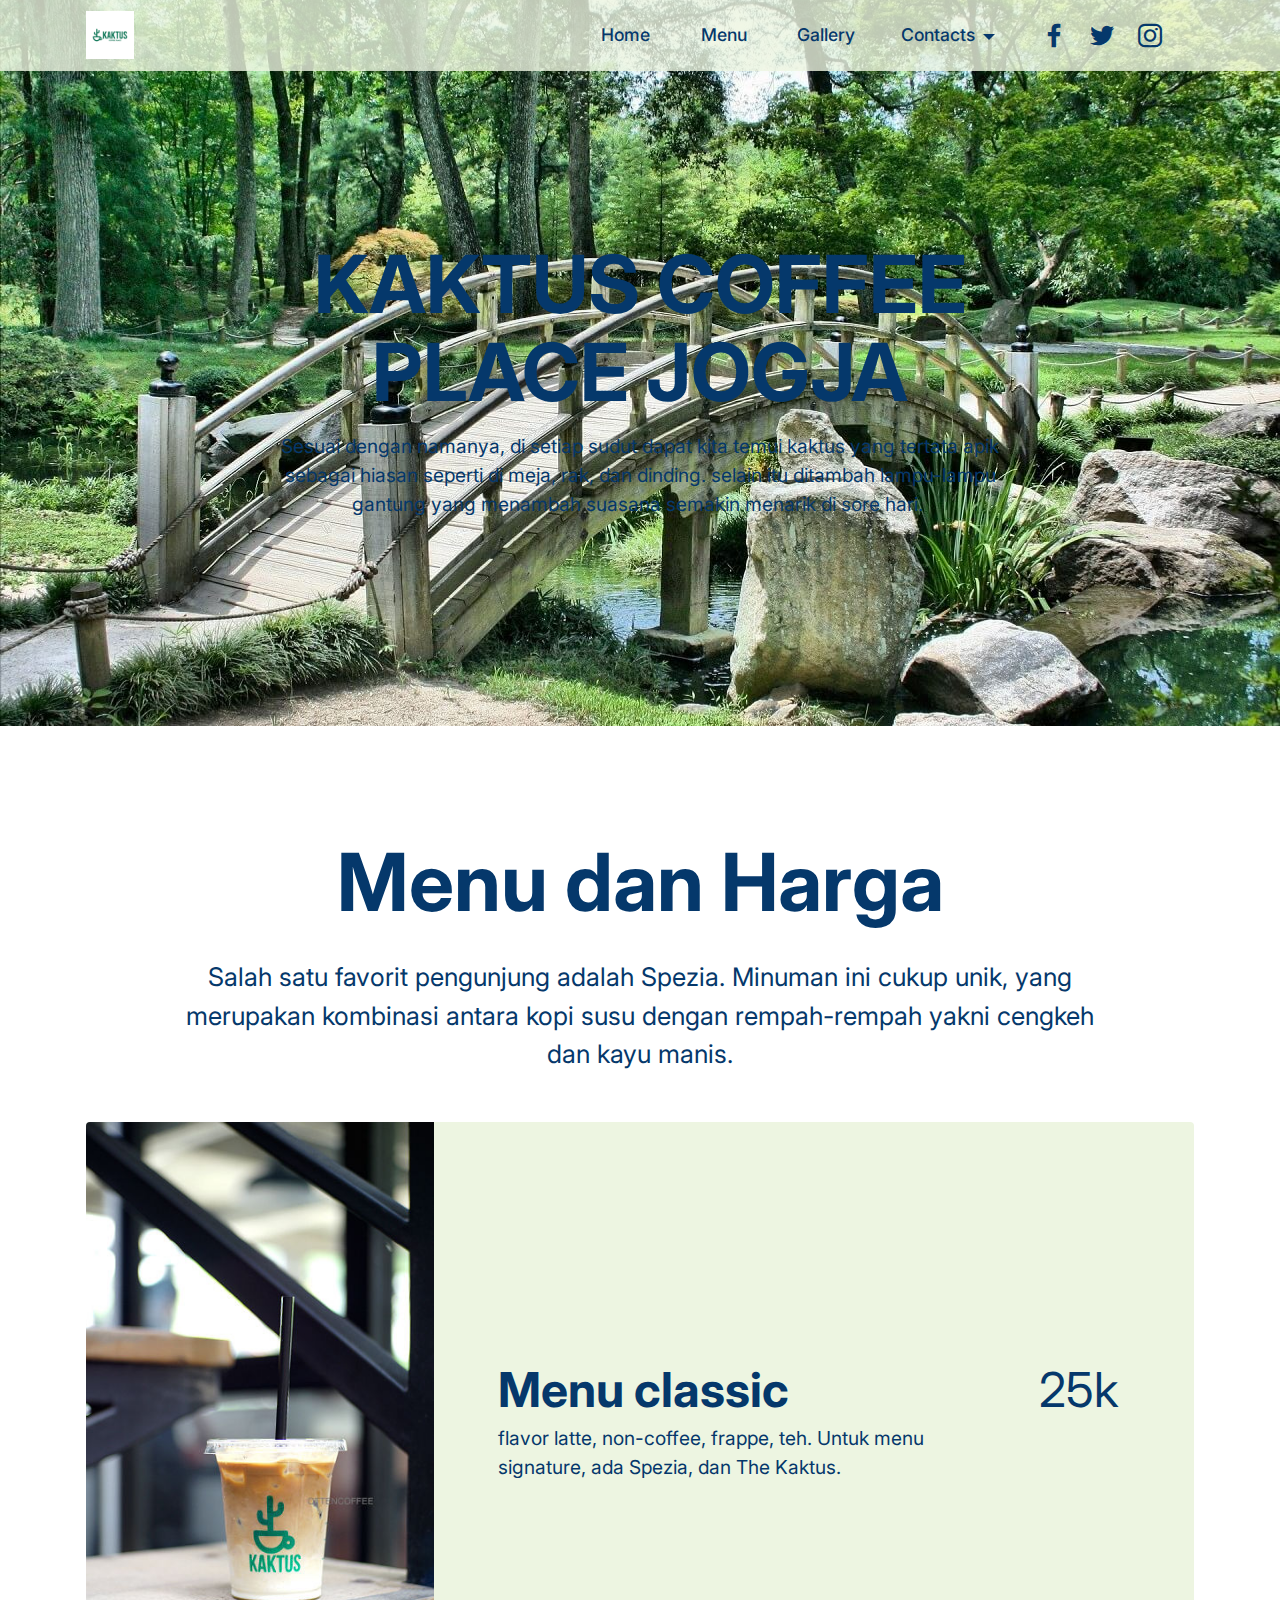
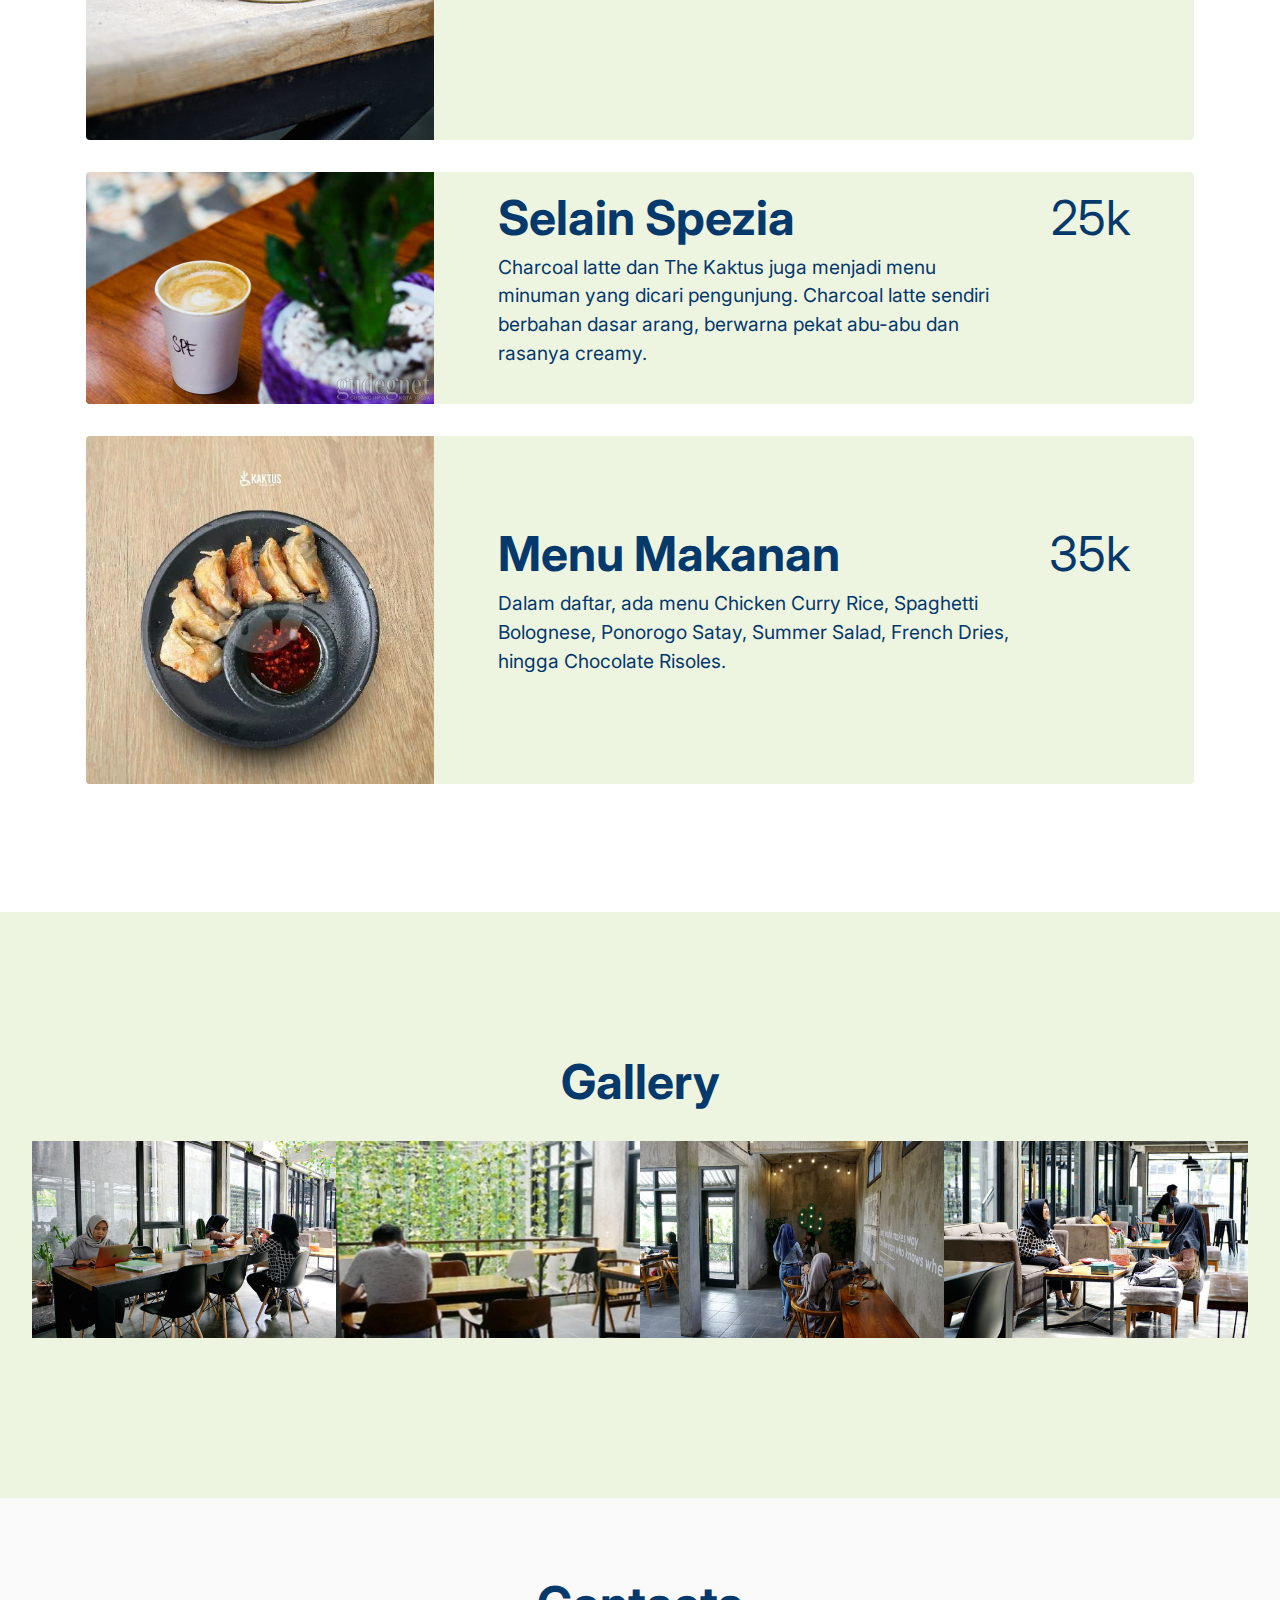
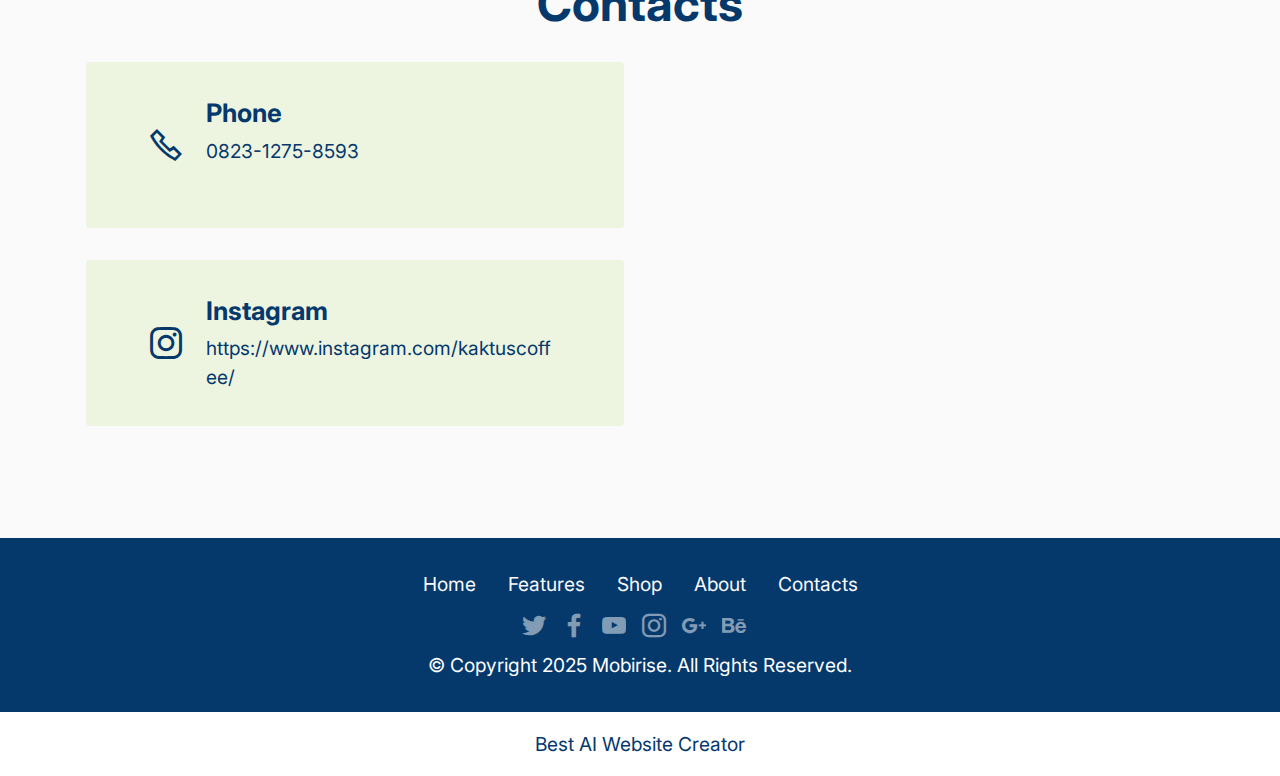
<file: index.html>
<!DOCTYPE html>
<html  >
<head>
  <!-- Site made with Mobirise Website Builder v5.6.13, https://mobirise.com -->
  <meta charset="UTF-8">
  <meta http-equiv="X-UA-Compatible" content="IE=edge">
  <meta name="generator" content="Mobirise v5.6.13, mobirise.com">
  <meta name="twitter:card" content="summary_large_image"/>
  <meta name="twitter:image:src" content="">
  <meta property="og:image" content="">
  <meta name="twitter:title" content="Home">
  <meta name="viewport" content="width=device-width, initial-scale=1, minimum-scale=1">
  <link rel="shortcut icon" href="assets/images/download-53x53.png" type="image/x-icon">
  <meta name="description" content="">
  
  
  <title>Home</title>
  <link rel="stylesheet" href="assets/web/assets/mobirise-icons2/mobirise2.css">
  <link rel="stylesheet" href="assets/bootstrap/css/bootstrap.min.css">
  <link rel="stylesheet" href="assets/bootstrap/css/bootstrap-grid.min.css">
  <link rel="stylesheet" href="assets/bootstrap/css/bootstrap-reboot.min.css">
  <link rel="stylesheet" href="assets/dropdown/css/style.css">
  <link rel="stylesheet" href="assets/socicon/css/styles.css">
  <link rel="stylesheet" href="assets/theme/css/style.css">
  <link rel="preload" href="https://fonts.googleapis.com/css?family=Inter:100,200,300,400,500,600,700,800,900&display=swap" as="style" onload="this.onload=null;this.rel='stylesheet'">
  <noscript><link rel="stylesheet" href="https://fonts.googleapis.com/css?family=Inter:100,200,300,400,500,600,700,800,900&display=swap"></noscript>
  <link rel="preload" as="style" href="assets/mobirise/css/mbr-additional.css"><link rel="stylesheet" href="assets/mobirise/css/mbr-additional.css" type="text/css">
  
  
  
  
</head>
<body>
  
  <section data-bs-version="5.1" class="menu menu3 cid-sFAA5oUu2Y" once="menu" id="menu3-1">
    
    <nav class="navbar navbar-dropdown navbar-expand-lg">
        <div class="container">
            <div class="navbar-brand">
                <span class="navbar-logo">
                    <a href="https://mobiri.se">
                        <img src="assets/images/download-53x53.png" alt="Mobirise Website Builder" style="height: 3rem;">
                    </a>
                </span>
                <span class="navbar-caption-wrap"><a class="navbar-caption text-primary display-5" href="https://mobiri.se"></a></span>
            </div>
            <button class="navbar-toggler" type="button" data-toggle="collapse" data-bs-toggle="collapse" data-target="#navbarSupportedContent" data-bs-target="#navbarSupportedContent" aria-controls="navbarNavAltMarkup" aria-expanded="false" aria-label="Toggle navigation">
                <div class="hamburger">
                    <span></span>
                    <span></span>
                    <span></span>
                    <span></span>
                </div>
            </button>
            <div class="collapse navbar-collapse" id="navbarSupportedContent">
                <ul class="navbar-nav nav-dropdown nav-right" data-app-modern-menu="true"><li class="nav-item"><a class="nav-link link text-primary display-4" href="index.html#top" target="_blank">Home&nbsp;</a></li><li class="nav-item"><a class="nav-link link text-primary display-4" href="index.html#features9-4" aria-expanded="false">Menu&nbsp;</a></li>
                    <li class="nav-item"><a class="nav-link link text-primary display-4" href="page1.html#gallery6-f" target="_blank">Gallery</a></li>
                    <li class="nav-item dropdown"><a class="nav-link link text-primary dropdown-toggle display-4" href="index.html#features16-9" data-toggle="dropdown-submenu" data-bs-toggle="dropdown" data-bs-auto-close="outside" aria-expanded="false">Contacts</a><div class="dropdown-menu" aria-labelledby="dropdown-521"><a class="text-primary dropdown-item display-4" href="index.html#contacts3-c">Lokasi</a></div></li></ul>
                <div class="icons-menu">
                    <a class="iconfont-wrapper" href="https://mobiri.se" target="_blank">
                        <span class="p-2 mbr-iconfont socicon-facebook socicon"></span>
                    </a>
                    <a class="iconfont-wrapper" href="https://mobiri.se" target="_blank">
                        <span class="p-2 mbr-iconfont socicon-twitter socicon"></span>
                    </a>
                    <a class="iconfont-wrapper" href="https://mobiri.se" target="_blank">
                        <span class="p-2 mbr-iconfont socicon-instagram socicon"></span>
                    </a>
                    
                </div>
                
            </div>
        </div>
    </nav>
</section>

<section data-bs-version="5.1" class="header1 cid-sFCAOqBTxa" id="header1-i">

    

    

    <div class="container">
        <div class="row justify-content-center">
            <div class="col-12 col-lg-8">
                <h1 class="mbr-section-title mbr-fonts-style mb-3 display-1"><strong>KAKTUS COFFEE PLACE JOGJA</strong></h1>
                
                <p class="mbr-text mbr-fonts-style display-7">Sesuai dengan namanya, di setiap sudut dapat kita temui kaktus yang tertata apik sebagai hiasan seperti di meja, rak, dan dinding. selain itu ditambah lampu-lampu gantung yang menambah suasana semakin menarik di sore hari.&nbsp;<br></p>
                
            </div>
        </div>
    </div>
</section>

<section data-bs-version="5.1" class="content4 cid-sFADQQfNeA" id="content4-6">
    
    
    <div class="container">
        <div class="row justify-content-center">
            <div class="title col-md-12 col-lg-10">
                <h3 class="mbr-section-title mbr-fonts-style align-center mb-4 display-1"><strong>Menu dan Harga</strong></h3>
                <h4 class="mbr-section-subtitle align-center mbr-fonts-style mb-4 display-5">Salah satu favorit pengunjung adalah Spezia. Minuman ini cukup unik, yang merupakan kombinasi antara kopi susu dengan rempah-rempah yakni cengkeh dan kayu manis.</h4>
                
            </div>
        </div>
    </div>
</section>

<section data-bs-version="5.1" class="features8 cid-sFADMOwrhN" xmlns="http://www.w3.org/1999/html" id="features9-4">
    
    

    

    <div class="container">
        <div class="card">
            <div class="card-wrapper">
                <div class="row align-items-center">
                    <div class="col-12 col-md-4">
                        <div class="image-wrapper">
                            <img src="assets/images/dsc02526-394x700.jpg" alt="Mobirise Website Builder">
                        </div>
                    </div>
                    <div class="col-12 col-md">
                        <div class="card-box">
                            <div class="row">
                                <div class="col-md">
                                    <h6 class="card-title mbr-fonts-style display-2"><strong>Menu classic</strong></h6>
                                    <p class="mbr-text mbr-fonts-style display-7">flavor latte, non-coffee, frappe, teh. Untuk menu signature, ada Spezia, dan The Kaktus.<br></p>
                                </div>
                                <div class="col-md-auto">
                                    <p class="price mbr-fonts-style display-2">25k&nbsp;<br></p>
                                    
                                </div>
                                <div></div>
                            </div>
                        </div>
                    </div>
                </div>
            </div>
        </div>
        <div class="card">
            <div class="card-wrapper">
                <div class="row align-items-center">
                    <div class="col-12 col-md-4">
                        <div class="image-wrapper">
                            <img src="assets/images/20181121083239-696x464.jpg" alt="Mobirise Website Builder">
                        </div>
                    </div>
                    <div class="col-12 col-md">
                        <div class="card-box">
                            <div class="row">
                                <div class="col-md">
                                    <h6 class="card-title mbr-fonts-style display-2"><strong>Selain Spezia</strong></h6>
                                    <p class="mbr-text mbr-fonts-style display-7">Charcoal latte dan The Kaktus juga menjadi menu minuman yang dicari pengunjung. Charcoal latte sendiri berbahan dasar arang, berwarna pekat abu-abu dan rasanya creamy.</p>
                                </div>
                                <div class="col-md-auto">
                                    <p class="price mbr-fonts-style display-2">25k</p>
                                    
                                </div>
                                <div></div>
                            </div>
                        </div>
                    </div>
                </div>
            </div>
        </div>
        <div class="card">
            <div class="card-wrapper">
                <div class="row align-items-center">
                    <div class="col-12 col-md-4">
                        <div class="image-wrapper">
                            <img src="assets/images/b976d186-c4f0-4d9b-bf94-2be8b99f95a7-go-biz-20231218.webp" alt="Mobirise Website Builder">
                        </div>
                    </div>
                    <div class="col-12 col-md">
                        <div class="card-box">
                            <div class="row">
                                <div class="col-md">
                                    <h6 class="card-title mbr-fonts-style display-2"><strong>Menu Makanan</strong></h6>
                                    <p class="mbr-text mbr-fonts-style display-7">Dalam daftar, ada menu Chicken Curry Rice, Spaghetti Bolognese, Ponorogo Satay, Summer Salad, French Dries, hingga Chocolate Risoles.<br></p>
                                </div>
                                <div class="col-md-auto">
                                    <p class="price mbr-fonts-style display-2">35k</p>
                                    
                                </div>
                                <div></div>
                            </div>
                        </div>
                    </div>
                </div>
            </div>
        </div>
    </div>
</section>

<section data-bs-version="5.1" class="gallery6 mbr-gallery cid-sFAQAQGsOD" id="gallery6-f">
    

    

    <div class="container-fluid">
        <div class="mbr-section-head">
            <h3 class="mbr-section-title mbr-fonts-style align-center m-0 display-2"><strong>Gallery</strong></h3>
            
        </div>
        <div class="row mbr-gallery mt-4">
            <div class="col-12 col-md-6 col-lg-3 item gallery-image">
                <div class="item-wrapper" data-toggle="modal" data-bs-toggle="modal" data-target="#uf040H4esc-modal" data-bs-target="#uf040H4esc-modal">
                    <img class="w-100" src="assets/images/dsc02567-609x343.jpg" alt="Mobirise Website Builder" data-slide-to="0" data-bs-slide-to="0" data-target="#lb-uf040H4esc" data-bs-target="#lb-uf040H4esc">
                    <div class="icon-wrapper">
                        <span class="mobi-mbri mobi-mbri-search mbr-iconfont mbr-iconfont-btn"></span>
                    </div>
                </div>
                
            </div>
            <div class="col-12 col-md-6 col-lg-3 item gallery-image">
                <div class="item-wrapper" data-toggle="modal" data-bs-toggle="modal" data-target="#uf040H4esc-modal" data-bs-target="#uf040H4esc-modal">
                    <img class="w-100" src="assets/images/dsc02560-1-609x395.jpeg" alt="Mobirise Website Builder" data-slide-to="1" data-bs-slide-to="1" data-target="#lb-uf040H4esc" data-bs-target="#lb-uf040H4esc">
                    <div class="icon-wrapper">
                        <span class="mobi-mbri mobi-mbri-search mbr-iconfont mbr-iconfont-btn"></span>
                    </div>
                </div>
                
            </div>
            <div class="col-12 col-md-6 col-lg-3 item gallery-image">
                <div class="item-wrapper" data-toggle="modal" data-bs-toggle="modal" data-target="#uf040H4esc-modal" data-bs-target="#uf040H4esc-modal">
                    <img class="w-100" src="assets/images/dsc02558-609x343.jpg" alt="Mobirise Website Builder" data-slide-to="2" data-bs-slide-to="2" data-target="#lb-uf040H4esc" data-bs-target="#lb-uf040H4esc">
                    <div class="icon-wrapper">
                        <span class="mobi-mbri mobi-mbri-search mbr-iconfont mbr-iconfont-btn"></span>
                    </div>
                </div>
                
            </div>
            <div class="col-12 col-md-6 col-lg-3 item gallery-image">
                <div class="item-wrapper" data-toggle="modal" data-bs-toggle="modal" data-target="#uf040H4esc-modal" data-bs-target="#uf040H4esc-modal">
                    <img class="w-100" src="assets/images/dsc02528-609x343.jpg" alt="Mobirise Website Builder" data-slide-to="3" data-bs-slide-to="3" data-target="#lb-uf040H4esc" data-bs-target="#lb-uf040H4esc">
                    <div class="icon-wrapper">
                        <span class="mobi-mbri mobi-mbri-search mbr-iconfont mbr-iconfont-btn"></span>
                    </div>
                </div>
                
            </div>
        </div>

        <div class="modal mbr-slider" tabindex="-1" role="dialog" aria-hidden="true" id="uf040H4esc-modal">
            <div class="modal-dialog" role="document">
                <div class="modal-content">
                    <div class="modal-body">
                        <div class="carousel slide" id="lb-uf040H4esc" data-interval="5000" data-bs-interval="5000">
                            <div class="carousel-inner">
                                <div class="carousel-item active">
                                    <img class="d-block w-100" src="assets/images/dsc02567-609x343.jpg" alt="Mobirise Website Builder">
                                </div>
                                <div class="carousel-item">
                                    <img class="d-block w-100" src="assets/images/dsc02560-1-609x395.jpeg" alt="Mobirise Website Builder">
                                </div>
                                <div class="carousel-item">
                                    <img class="d-block w-100" src="assets/images/dsc02558-609x343.jpg" alt="Mobirise Website Builder">
                                </div>
                                <div class="carousel-item">
                                    <img class="d-block w-100" src="assets/images/dsc02528-609x343.jpg" alt="Mobirise Website Builder">
                                </div>
                            </div>
                            <ol class="carousel-indicators">
                                <li data-slide-to="0" data-bs-slide-to="0" class="active" data-target="#lb-uf040H4esc" data-bs-target="#lb-uf040H4esc"></li>
                                <li data-slide-to="1" data-bs-slide-to="1" data-target="#lb-uf040H4esc" data-bs-target="#lb-uf040H4esc"></li>
                                <li data-slide-to="2" data-bs-slide-to="2" data-target="#lb-uf040H4esc" data-bs-target="#lb-uf040H4esc"></li>
                                <li data-slide-to="3" data-bs-slide-to="3" data-target="#lb-uf040H4esc" data-bs-target="#lb-uf040H4esc"></li>
                            </ol>
                            <a role="button" href="" class="close" data-dismiss="modal" data-bs-dismiss="modal" aria-label="Close">
                            </a>
                            <a class="carousel-control-prev carousel-control" role="button" data-slide="prev" data-bs-slide="prev" href="#lb-uf040H4esc">
                                <span class="mobi-mbri mobi-mbri-arrow-prev" aria-hidden="true"></span>
                                <span class="sr-only visually-hidden">Previous</span>
                            </a>
                            <a class="carousel-control-next carousel-control" role="button" data-slide="next" data-bs-slide="next" href="#lb-uf040H4esc">
                                <span class="mobi-mbri mobi-mbri-arrow-next" aria-hidden="true"></span>
                                <span class="sr-only visually-hidden">Next</span>
                            </a>
                        </div>
                    </div>
                </div>
            </div>
        </div>
    </div>
</section>

<section data-bs-version="5.1" class="contacts3 map1 cid-sFAOgbarYq" id="contacts3-c">

    
    
    <div class="container">
        <div class="mbr-section-head">
            <h3 class="mbr-section-title mbr-fonts-style align-center mb-0 display-2">
                <strong>Contacts</strong>
            </h3>
            
        </div>
        <div class="row justify-content-center mt-4">
            <div class="card col-12 col-md-6">
                <div class="card-wrapper">
                    <div class="image-wrapper">
                        <span class="mbr-iconfont mobi-mbri-phone mobi-mbri" style="color: rgb(5, 56, 107); fill: rgb(5, 56, 107);"></span>
                    </div>
                    <div class="text-wrapper">
                        <h6 class="card-title mbr-fonts-style mb-1 display-5">
                            <strong>Phone</strong>
                        </h6>
                        <p class="mbr-text mbr-fonts-style display-7">
                            0823-1275-8593
                        </p>
                    </div>
                </div>
                <div class="card-wrapper">
                    <div class="image-wrapper">
                        <span class="mbr-iconfont socicon-instagram socicon" style="color: rgb(5, 56, 107); fill: rgb(5, 56, 107);"></span>
                    </div>
                    <div class="text-wrapper">
                        <h6 class="card-title mbr-fonts-style mb-1 display-5"><strong>Instagram</strong></h6>
                        <p class="mbr-text mbr-fonts-style display-7">
                            <a href="mailto:info@site.com" class="text-primary">https://www.instagram.com/kaktuscoffee/</a>
                        </p>
                    </div>
                </div>
            </div>
            <div class="map-wrapper col-12 col-md-6">
                <div class="google-map"><iframe frameborder="0" style="border:0" src="https://www.google.com/maps/embed/v1/place?key=AIzaSyAtXm0x23nRCgazjDV2Kl3GTHRP411ougQ&amp;q=https://www.instagram.com/kaktuscoffee/" allowfullscreen=""></iframe></div>
            </div>
        </div>
    </div>
</section>

<section data-bs-version="5.1" class="footer3 cid-sFAOjz8nX7" once="footers" id="footer3-d">

    

    

    <div class="container">
        <div class="media-container-row align-center mbr-white">
            <div class="row row-links">
                <ul class="foot-menu">
                    
                    
                    
                    
                    
                <li class="foot-menu-item mbr-fonts-style display-7"><a href="#top" class="text-white">Home</a></li><li class="foot-menu-item mbr-fonts-style display-7"><a href="index.html#content4-5" class="text-white">Features</a></li><li class="foot-menu-item mbr-fonts-style display-7"><a href="index.html#content4-6" class="text-white">Shop</a></li><li class="foot-menu-item mbr-fonts-style display-7"><a href="index.html#features16-9" class="text-white">About</a></li><li class="foot-menu-item mbr-fonts-style display-7"><a href="index.html#contacts3-c" class="text-white">Contacts</a></li></ul>
            </div>
            <div class="row social-row">
                <div class="social-list align-right pb-2">
                    
                    
                    
                    
                    
                    
                <div class="soc-item">
                        <a href="https://twitter.com/mobirise" target="_blank">
                            <span class="socicon-twitter socicon mbr-iconfont mbr-iconfont-social"></span>
                        </a>
                    </div><div class="soc-item">
                        <a href="https://www.facebook.com/pages/Mobirise/1616226671953247" target="_blank">
                            <span class="socicon-facebook socicon mbr-iconfont mbr-iconfont-social"></span>
                        </a>
                    </div><div class="soc-item">
                        <a href="https://www.youtube.com/c/mobirise" target="_blank">
                            <span class="socicon-youtube socicon mbr-iconfont mbr-iconfont-social"></span>
                        </a>
                    </div><div class="soc-item">
                        <a href="https://instagram.com/mobirise" target="_blank">
                            <span class="socicon-instagram socicon mbr-iconfont mbr-iconfont-social"></span>
                        </a>
                    </div><div class="soc-item">
                        <a href="https://plus.google.com/u/0/+Mobirise" target="_blank">
                            <span class="socicon-googleplus socicon mbr-iconfont mbr-iconfont-social"></span>
                        </a>
                    </div><div class="soc-item">
                        <a href="https://www.behance.net/Mobirise" target="_blank">
                            <span class="socicon-behance socicon mbr-iconfont mbr-iconfont-social"></span>
                        </a>
                    </div></div>
            </div>
            <div class="row row-copirayt">
                <p class="mbr-text mb-0 mbr-fonts-style mbr-white align-center display-7">
                    © Copyright 2025 Mobirise. All Rights Reserved.
                </p>
            </div>
        </div>
    </div>
</section><section class="display-7" style="padding: 0;align-items: center;justify-content: center;flex-wrap: wrap;    align-content: center;display: flex;position: relative;height: 4rem;"><a href="https://mobiri.se/3195528" style="flex: 1 1;height: 4rem;position: absolute;width: 100%;z-index: 1;"><img alt="" style="height: 4rem;" src="[data-uri]"></a><p style="margin: 0;text-align: center;" class="display-7">&#8204;</p><a style="z-index:1" href="https://mobirise.com/builder/ai-website-creator.html">Best AI Website Creator</a></section><script src="assets/bootstrap/js/bootstrap.bundle.min.js"></script>  <script src="assets/smoothscroll/smooth-scroll.js"></script>  <script src="assets/ytplayer/index.js"></script>  <script src="assets/dropdown/js/navbar-dropdown.js"></script>  <script src="assets/theme/js/script.js"></script>  
  
  
</body>
</html>
</file>
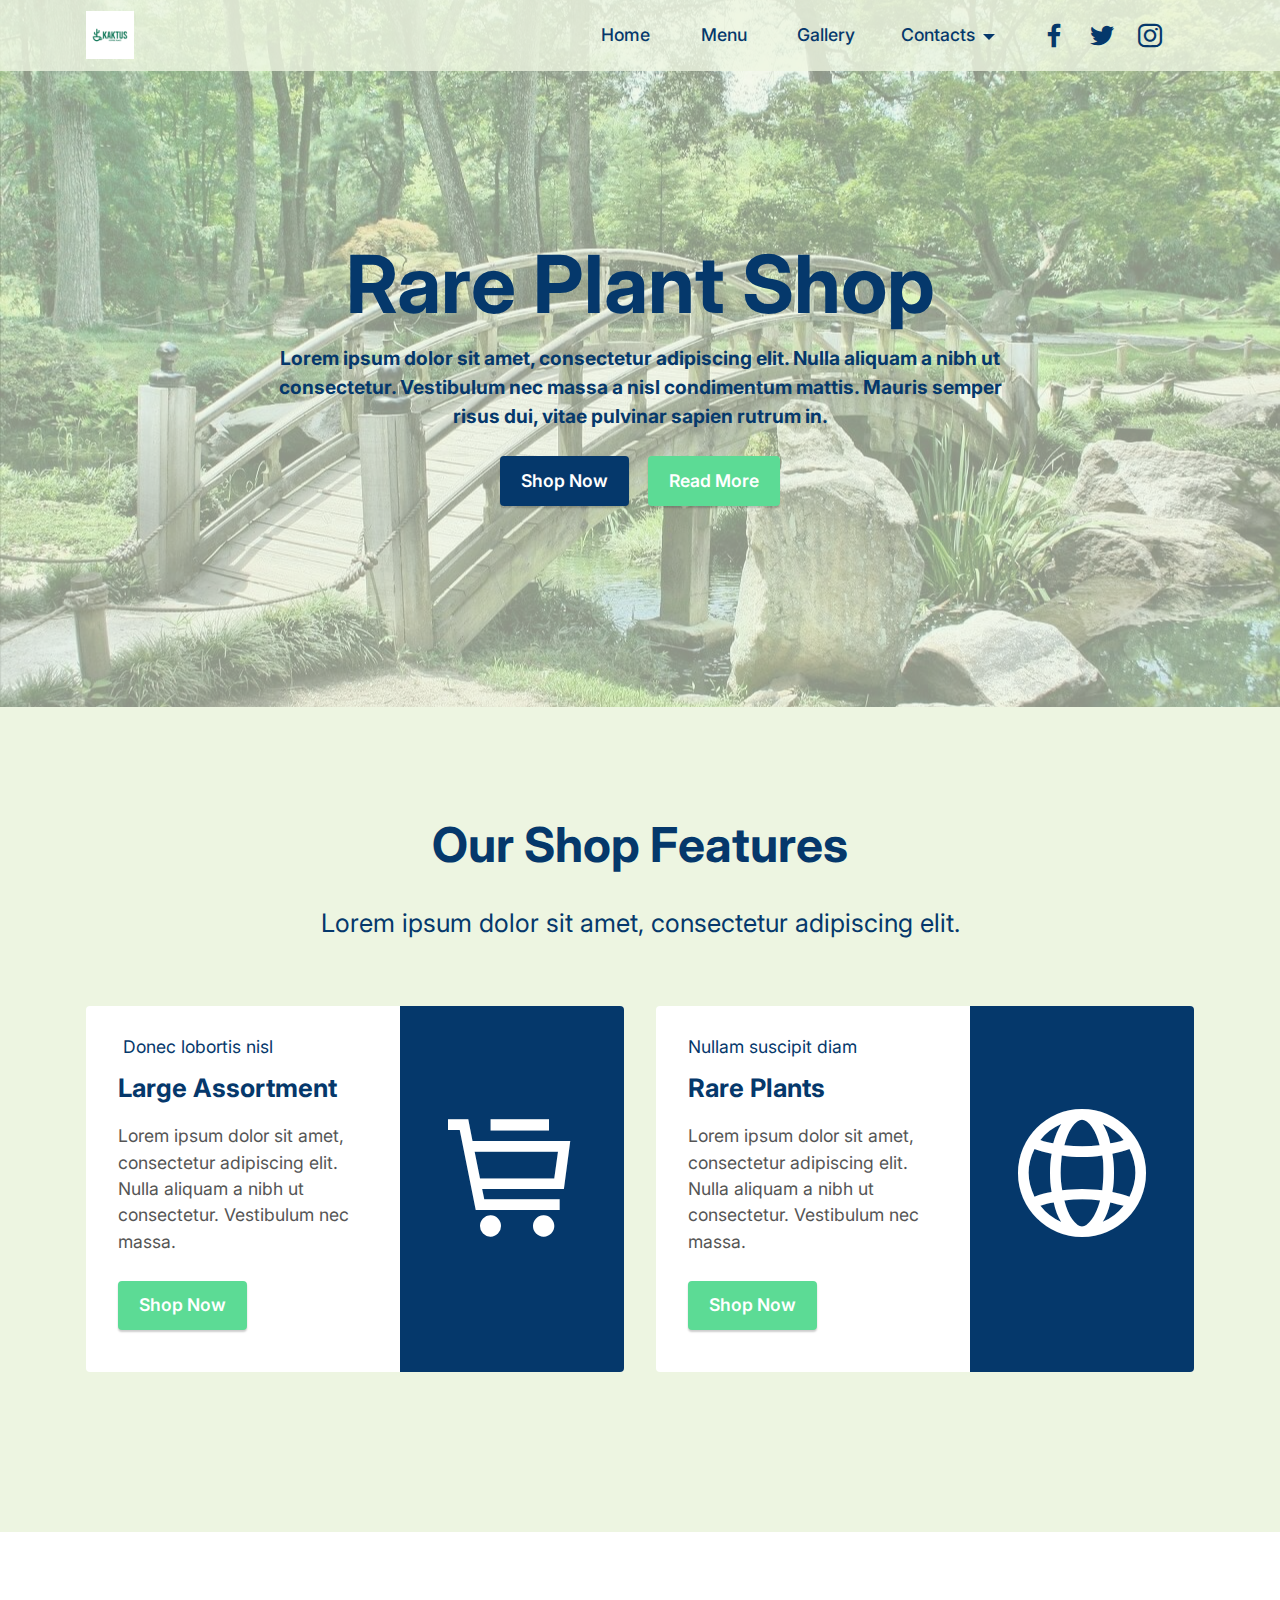
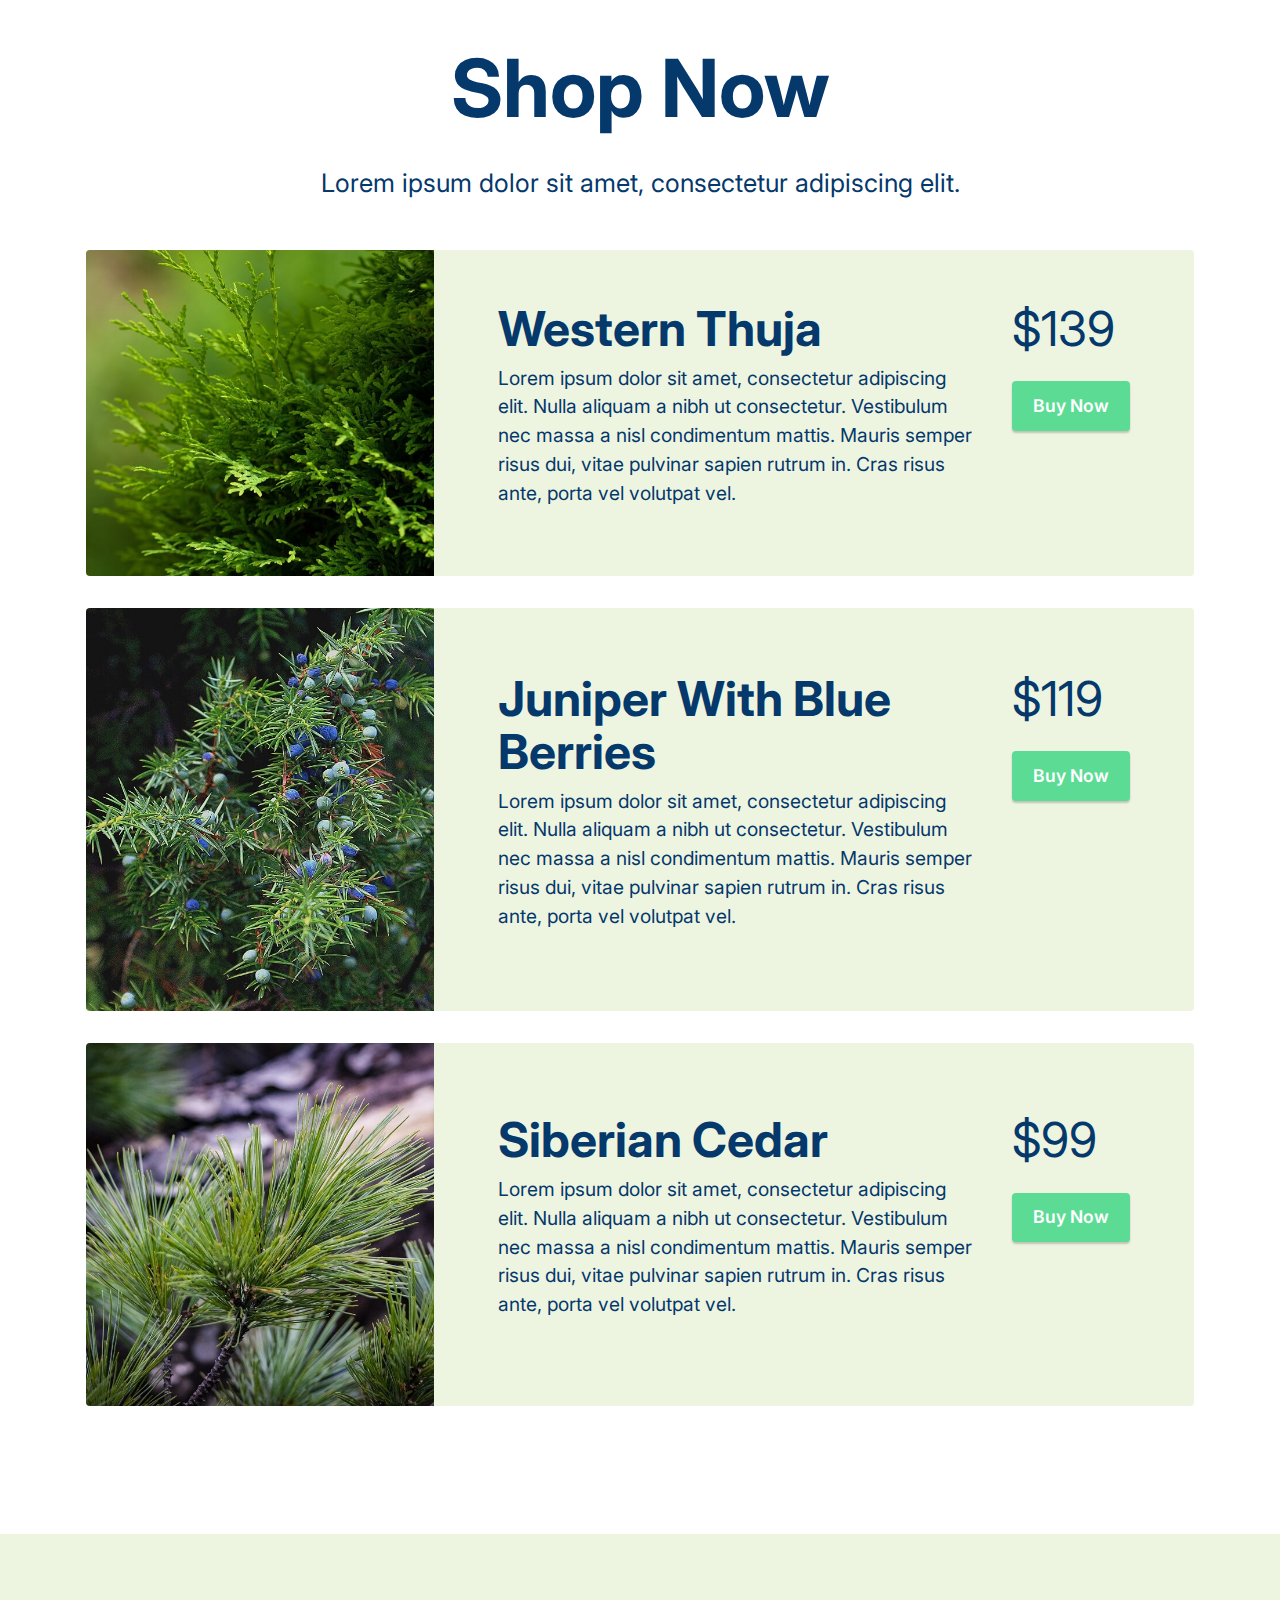
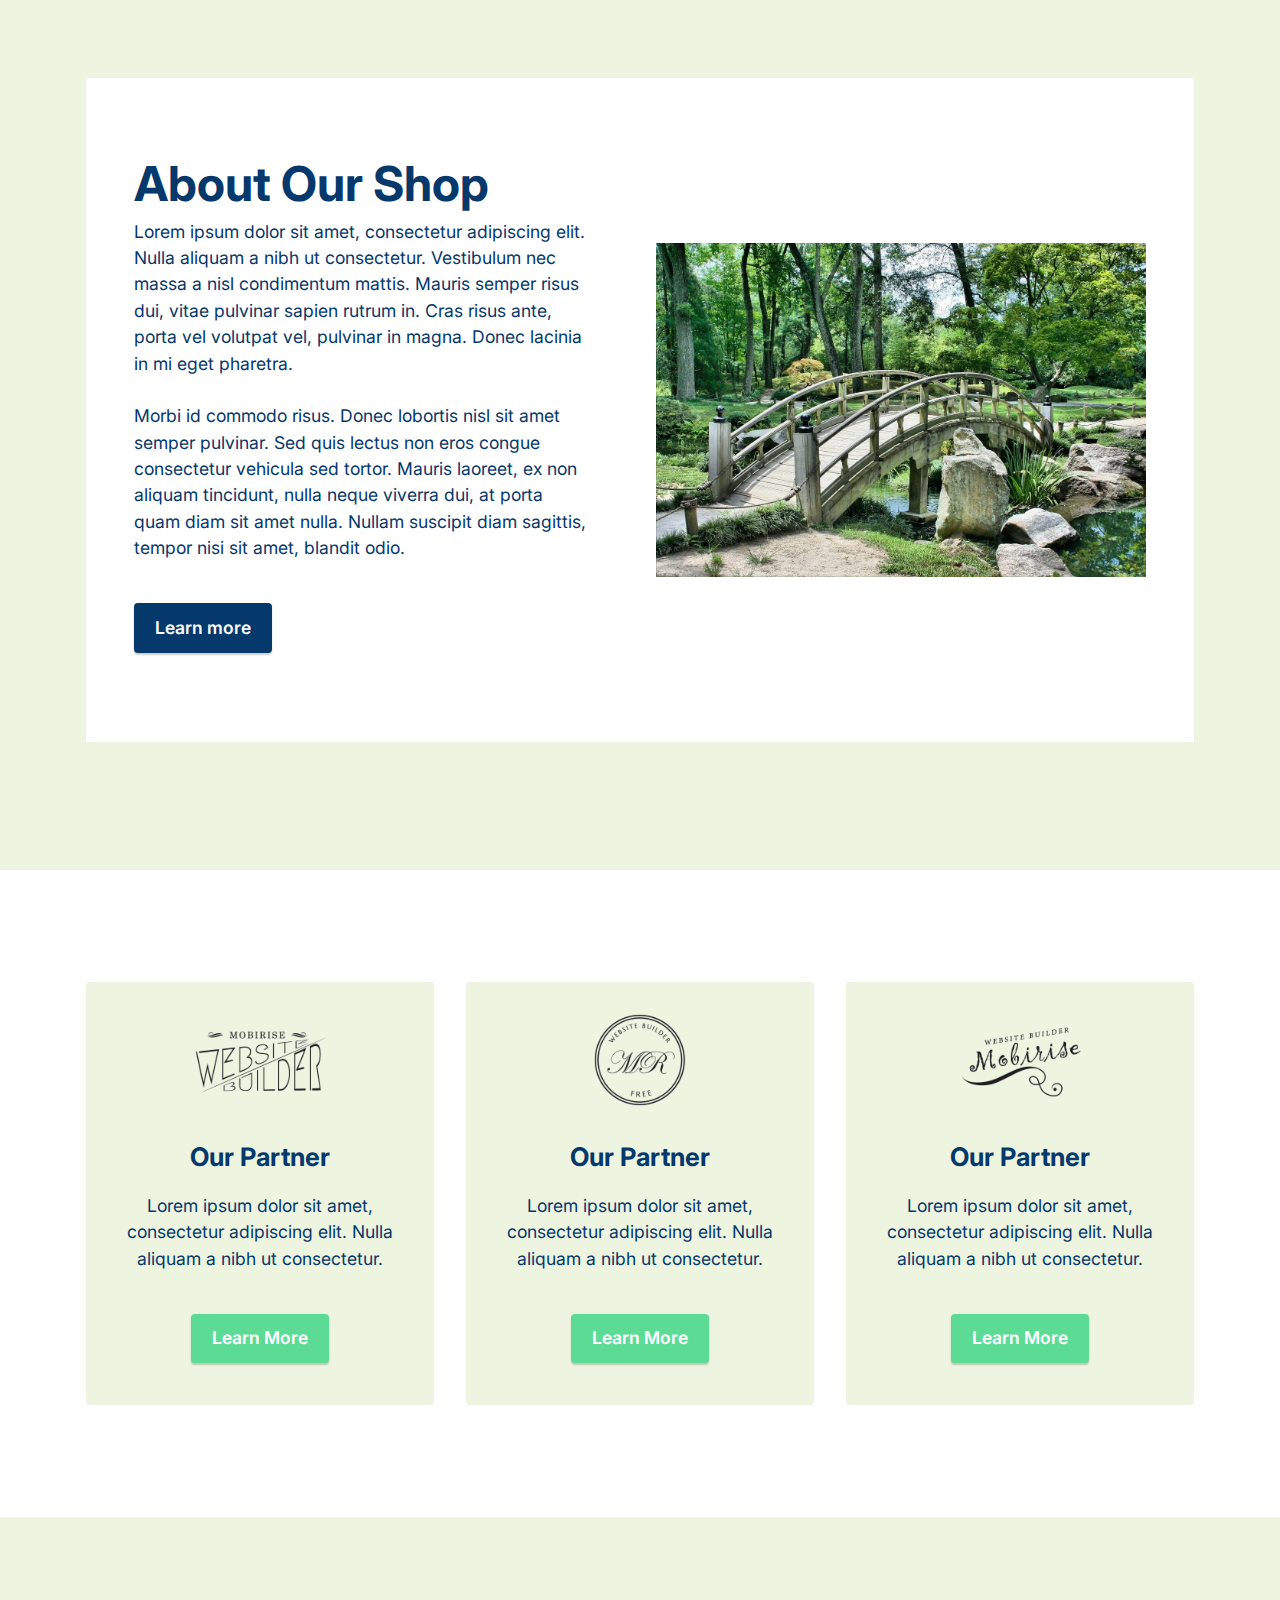
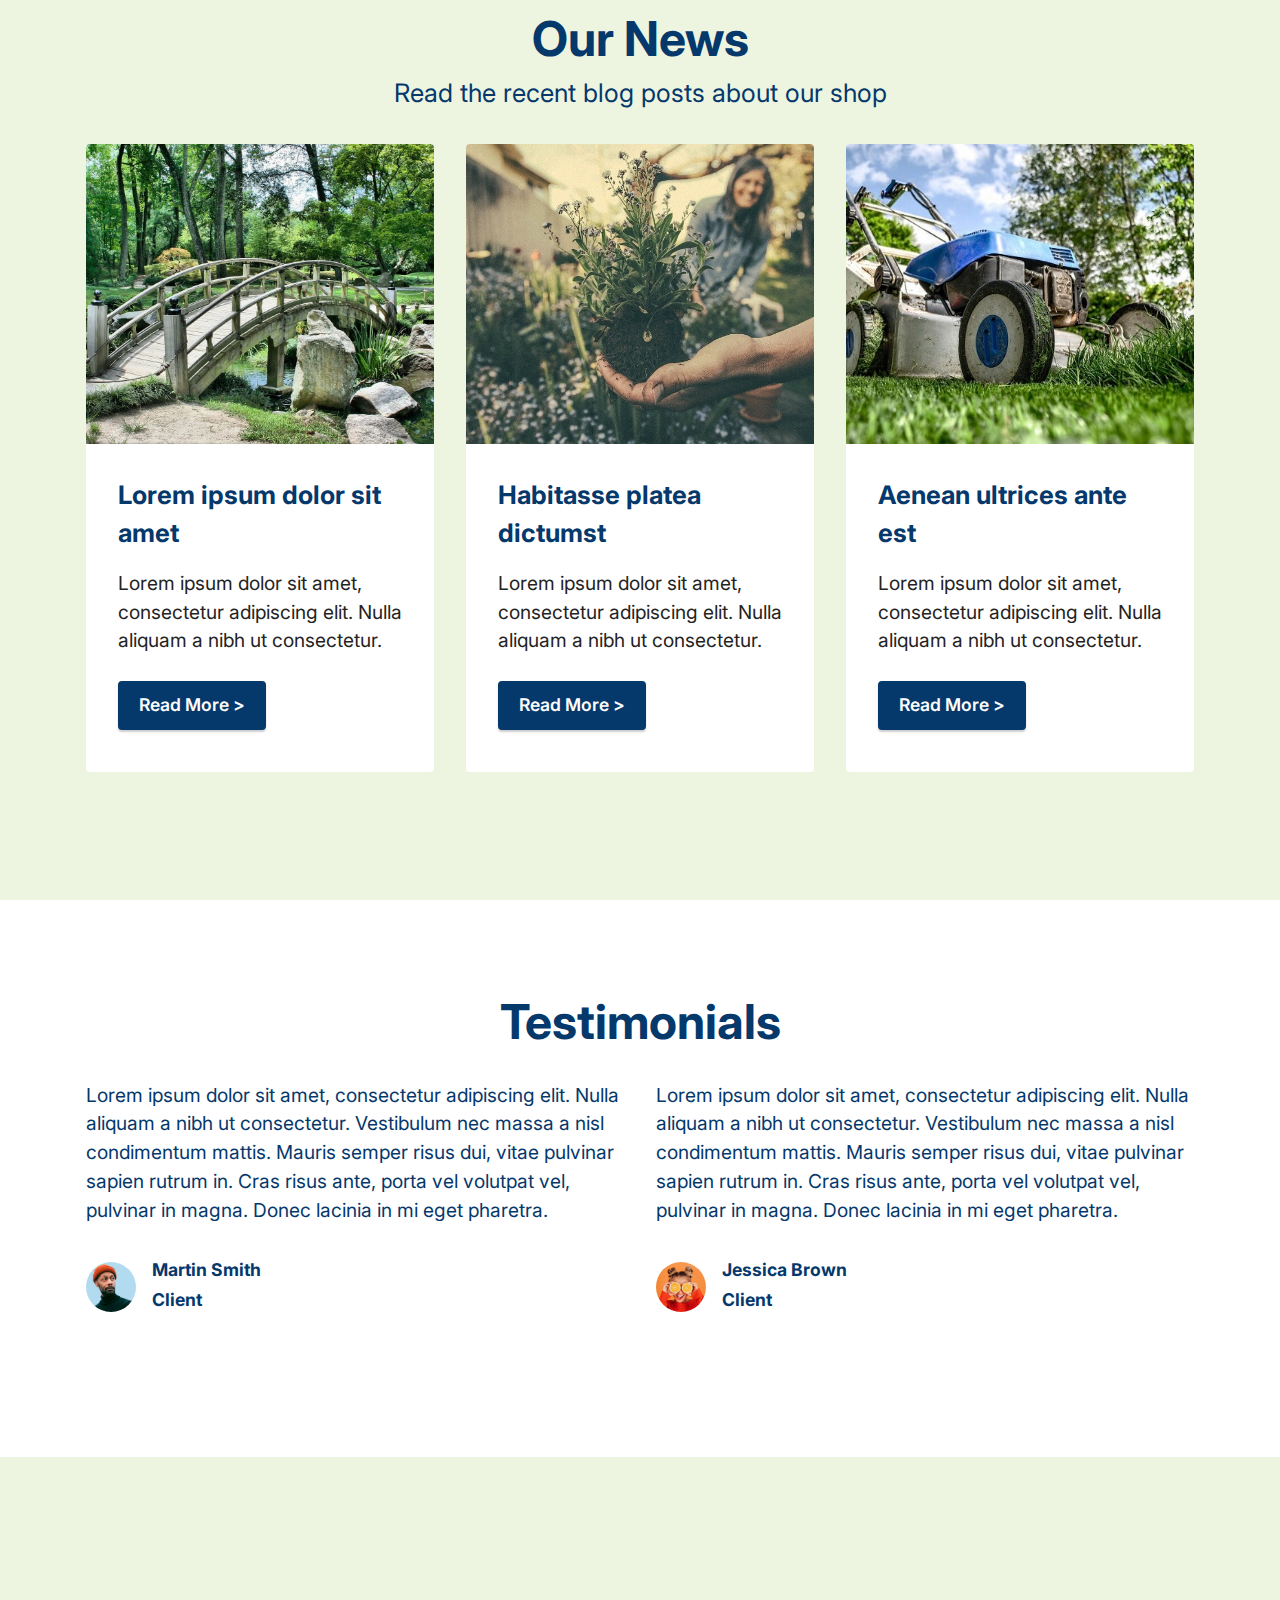
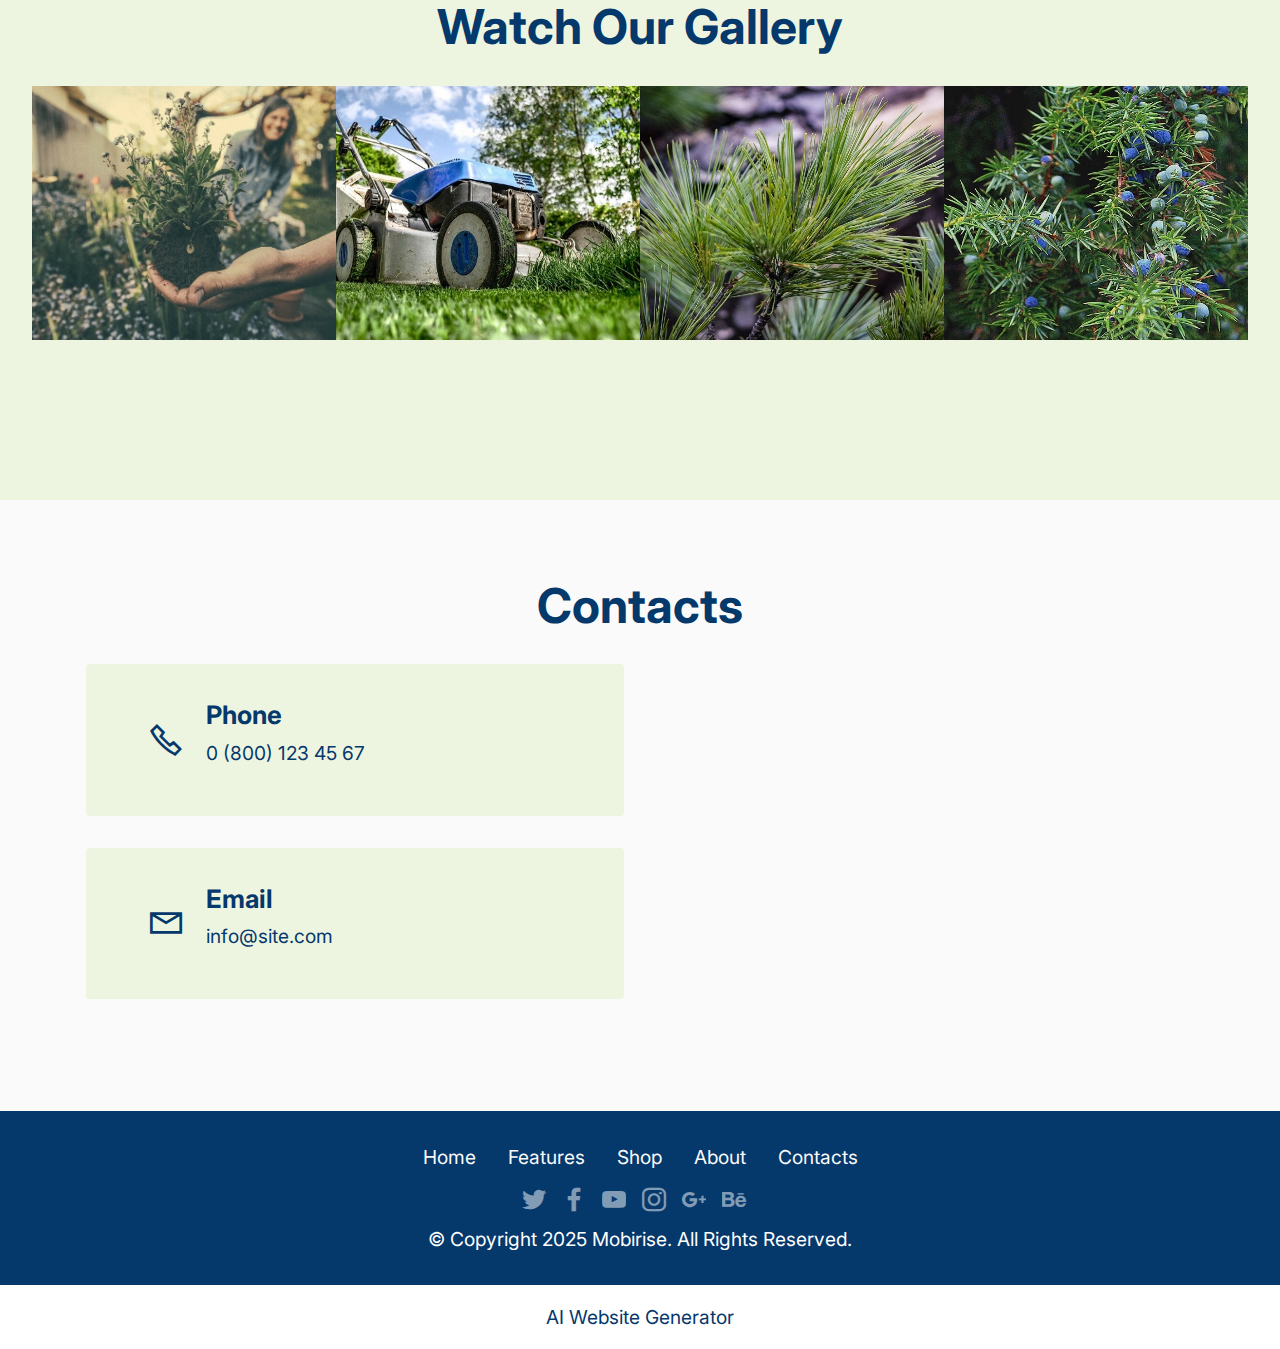
<file: page1.html>
<!DOCTYPE html>
<html  >
<head>
  <!-- Site made with Mobirise Website Builder v5.6.13, https://mobirise.com -->
  <meta charset="UTF-8">
  <meta http-equiv="X-UA-Compatible" content="IE=edge">
  <meta name="generator" content="Mobirise v5.6.13, mobirise.com">
  <meta name="twitter:card" content="summary_large_image"/>
  <meta name="twitter:image:src" content="">
  <meta property="og:image" content="">
  <meta name="twitter:title" content="Page 1">
  <meta name="viewport" content="width=device-width, initial-scale=1, minimum-scale=1">
  <link rel="shortcut icon" href="assets/images/download-53x53.png" type="image/x-icon">
  <meta name="description" content="">
  
  
  <title>Page 1</title>
  <link rel="stylesheet" href="assets/web/assets/mobirise-icons2/mobirise2.css">
  <link rel="stylesheet" href="assets/bootstrap/css/bootstrap.min.css">
  <link rel="stylesheet" href="assets/bootstrap/css/bootstrap-grid.min.css">
  <link rel="stylesheet" href="assets/bootstrap/css/bootstrap-reboot.min.css">
  <link rel="stylesheet" href="assets/dropdown/css/style.css">
  <link rel="stylesheet" href="assets/socicon/css/styles.css">
  <link rel="stylesheet" href="assets/theme/css/style.css">
  <link rel="preload" href="https://fonts.googleapis.com/css?family=Inter:100,200,300,400,500,600,700,800,900&display=swap" as="style" onload="this.onload=null;this.rel='stylesheet'">
  <noscript><link rel="stylesheet" href="https://fonts.googleapis.com/css?family=Inter:100,200,300,400,500,600,700,800,900&display=swap"></noscript>
  <link rel="preload" as="style" href="assets/mobirise/css/mbr-additional.css"><link rel="stylesheet" href="assets/mobirise/css/mbr-additional.css" type="text/css">
  
  
  
  
</head>
<body>
  
  <section data-bs-version="5.1" class="menu menu3 cid-sFAA5oUu2Y" once="menu" id="menu3-1">
    
    <nav class="navbar navbar-dropdown navbar-expand-lg">
        <div class="container">
            <div class="navbar-brand">
                <span class="navbar-logo">
                    <a href="https://mobiri.se">
                        <img src="assets/images/download-53x53.png" alt="Mobirise Website Builder" style="height: 3rem;">
                    </a>
                </span>
                <span class="navbar-caption-wrap"><a class="navbar-caption text-primary display-5" href="https://mobiri.se"></a></span>
            </div>
            <button class="navbar-toggler" type="button" data-toggle="collapse" data-bs-toggle="collapse" data-target="#navbarSupportedContent" data-bs-target="#navbarSupportedContent" aria-controls="navbarNavAltMarkup" aria-expanded="false" aria-label="Toggle navigation">
                <div class="hamburger">
                    <span></span>
                    <span></span>
                    <span></span>
                    <span></span>
                </div>
            </button>
            <div class="collapse navbar-collapse" id="navbarSupportedContent">
                <ul class="navbar-nav nav-dropdown nav-right" data-app-modern-menu="true"><li class="nav-item"><a class="nav-link link text-primary display-4" href="index.html#top" target="_blank">Home&nbsp;</a></li><li class="nav-item"><a class="nav-link link text-primary display-4" href="index.html#features9-4" aria-expanded="false">Menu&nbsp;</a></li>
                    <li class="nav-item"><a class="nav-link link text-primary display-4" href="page1.html#gallery6-f" target="_blank">Gallery</a></li>
                    <li class="nav-item dropdown"><a class="nav-link link text-primary dropdown-toggle display-4" href="index.html#features16-9" data-toggle="dropdown-submenu" data-bs-toggle="dropdown" data-bs-auto-close="outside" aria-expanded="false">Contacts</a><div class="dropdown-menu" aria-labelledby="dropdown-521"><a class="text-primary dropdown-item display-4" href="index.html#contacts3-c">Lokasi</a></div></li></ul>
                <div class="icons-menu">
                    <a class="iconfont-wrapper" href="https://mobiri.se" target="_blank">
                        <span class="p-2 mbr-iconfont socicon-facebook socicon"></span>
                    </a>
                    <a class="iconfont-wrapper" href="https://mobiri.se" target="_blank">
                        <span class="p-2 mbr-iconfont socicon-twitter socicon"></span>
                    </a>
                    <a class="iconfont-wrapper" href="https://mobiri.se" target="_blank">
                        <span class="p-2 mbr-iconfont socicon-instagram socicon"></span>
                    </a>
                    
                </div>
                
            </div>
        </div>
    </nav>
</section>

<section data-bs-version="5.1" class="header1 cid-sFCAOqBTxa" id="header1-i">

    

    <div class="mbr-overlay" style="opacity: 0.6; background-color: rgb(237, 245, 225);"></div>

    <div class="container">
        <div class="row justify-content-center">
            <div class="col-12 col-lg-8">
                <h1 class="mbr-section-title mbr-fonts-style mb-3 display-1"><strong>Rare Plant Shop</strong></h1>
                
                <p class="mbr-text mbr-fonts-style display-7"><strong>
                    Lorem ipsum dolor sit amet, consectetur adipiscing elit. Nulla aliquam a nibh ut consectetur. Vestibulum nec massa a nisl condimentum mattis. Mauris semper risus dui, vitae pulvinar sapien rutrum in.</strong></p>
                <div class="mbr-section-btn mt-3"><a class="btn btn-primary display-4" href="index.html#content4-6">Shop Now</a> <a class="btn btn-secondary display-4" href="index.html#features16-9">Read More</a></div>
            </div>
        </div>
    </div>
</section>

<section data-bs-version="5.1" class="content4 cid-sFADQxFnEn" id="content4-5">
    
    
    <div class="container">
        <div class="row justify-content-center">
            <div class="title col-md-12 col-lg-10">
                <h3 class="mbr-section-title mbr-fonts-style align-center mb-4 display-2">
                    <strong>Our Shop Features</strong></h3>
                <h4 class="mbr-section-subtitle align-center mbr-fonts-style mb-4 display-5">Lorem ipsum dolor sit amet, consectetur adipiscing elit.</h4>
                
            </div>
        </div>
    </div>
</section>

<section data-bs-version="5.1" class="features5 cid-sFACYYm0AQ" id="features6-3">

    

    
    <div class="container">
        <div class="row justify-content-center">
            <div class="card col-12 col-lg-6">
                <div class="card-wrapper mbr-flex">
                    <div class="card-box align-left">
                        <h6 class="card-subtitle mbr-fonts-style align-left mb-2 display-4">&nbsp;Donec lobortis nisl</h6>
                        <h5 class="card-title mbr-fonts-style align-left mb-3 display-5"><strong>Large Assortment</strong></h5>
                        <p class="mbr-text mbr-fonts-style mb-3 display-4">
                            Lorem ipsum dolor sit amet, consectetur adipiscing elit. Nulla aliquam a nibh ut consectetur. Vestibulum nec massa.</p>
                        <div class="mbr-section-btn"><a href="https://mobiri.se" class="btn btn-secondary display-4">Shop Now</a></div>
                    </div>
                    <div class="img-wrapper img1 align-center">
                        <span class="mbr-iconfont mobi-mbri-cart-full mobi-mbri"></span>
                    </div>
                </div>
            </div>

            <div class="card col-12 col-lg-6">
                <div class="card-wrapper mbr-flex">
                    <div class="card-box align-left">
                        <h6 class="card-subtitle mbr-fonts-style align-left mb-2 display-4">Nullam suscipit diam</h6>
                        <h5 class="card-title mbr-fonts-style align-left mb-3 display-5"><strong>Rare Plants</strong></h5>
                        <p class="mbr-text mbr-fonts-style mb-3 display-4">
                            Lorem ipsum dolor sit amet, consectetur adipiscing elit. Nulla aliquam a nibh ut consectetur. Vestibulum nec massa.</p>
                        <div class="mbr-section-btn"><a href="https://mobiri.se" class="btn btn-secondary display-4">Shop Now</a></div>
                    </div>
                    <div class="img-wrapper img2 align-center">
                        <span class="mbr-iconfont mobi-mbri-globe-2 mobi-mbri"></span>
                    </div>
                </div>
            </div>
        </div>
    </div>
</section>

<section data-bs-version="5.1" class="content4 cid-sFADQQfNeA" id="content4-6">
    
    
    <div class="container">
        <div class="row justify-content-center">
            <div class="title col-md-12 col-lg-10">
                <h3 class="mbr-section-title mbr-fonts-style align-center mb-4 display-1"><strong>Shop Now</strong></h3>
                <h4 class="mbr-section-subtitle align-center mbr-fonts-style mb-4 display-5">Lorem ipsum dolor sit amet, consectetur adipiscing elit.</h4>
                
            </div>
        </div>
    </div>
</section>

<section data-bs-version="5.1" class="features8 cid-sFADMOwrhN" xmlns="http://www.w3.org/1999/html" id="features9-4">
    
    

    

    <div class="container">
        <div class="card">
            <div class="card-wrapper">
                <div class="row align-items-center">
                    <div class="col-12 col-md-4">
                        <div class="image-wrapper">
                            <img src="assets/images/mbr-9.jpeg" alt="Mobirise Website Builder">
                        </div>
                    </div>
                    <div class="col-12 col-md">
                        <div class="card-box">
                            <div class="row">
                                <div class="col-md">
                                    <h6 class="card-title mbr-fonts-style display-2"><strong>Western Thuja&nbsp;</strong></h6>
                                    <p class="mbr-text mbr-fonts-style display-7">Lorem ipsum dolor sit amet, consectetur adipiscing elit. Nulla aliquam a nibh ut consectetur. Vestibulum nec massa a nisl condimentum mattis. Mauris semper risus dui, vitae pulvinar sapien rutrum in. Cras risus ante, porta vel volutpat vel.<br></p>
                                </div>
                                <div class="col-md-auto">
                                    <p class="price mbr-fonts-style display-2">$139</p>
                                    <div class="mbr-section-btn"><a href="https://mobiri.se" class="btn btn-secondary display-4">
                                            Buy Now
                                        </a></div>
                                </div>
                                <div></div>
                            </div>
                        </div>
                    </div>
                </div>
            </div>
        </div>
        <div class="card">
            <div class="card-wrapper">
                <div class="row align-items-center">
                    <div class="col-12 col-md-4">
                        <div class="image-wrapper">
                            <img src="assets/images/mbr-8.jpeg" alt="Mobirise Website Builder">
                        </div>
                    </div>
                    <div class="col-12 col-md">
                        <div class="card-box">
                            <div class="row">
                                <div class="col-md">
                                    <h6 class="card-title mbr-fonts-style display-2"><strong>Juniper With Blue Berries</strong></h6>
                                    <p class="mbr-text mbr-fonts-style display-7">Lorem ipsum dolor sit amet, consectetur adipiscing elit. Nulla aliquam a nibh ut consectetur. Vestibulum nec massa a nisl condimentum mattis. Mauris semper risus dui, vitae pulvinar sapien rutrum in. Cras risus ante, porta vel volutpat vel.</p>
                                </div>
                                <div class="col-md-auto">
                                    <p class="price mbr-fonts-style display-2">$119</p>
                                    <div class="mbr-section-btn"><a href="https://mobiri.se" class="btn btn-secondary display-4">
                                            Buy Now
                                        </a></div>
                                </div>
                                <div></div>
                            </div>
                        </div>
                    </div>
                </div>
            </div>
        </div>
        <div class="card">
            <div class="card-wrapper">
                <div class="row align-items-center">
                    <div class="col-12 col-md-4">
                        <div class="image-wrapper">
                            <img src="assets/images/mbr.jpeg" alt="Mobirise Website Builder">
                        </div>
                    </div>
                    <div class="col-12 col-md">
                        <div class="card-box">
                            <div class="row">
                                <div class="col-md">
                                    <h6 class="card-title mbr-fonts-style display-2"><strong>Siberian Сedar</strong></h6>
                                    <p class="mbr-text mbr-fonts-style display-7">Lorem ipsum dolor sit amet, consectetur adipiscing elit. Nulla aliquam a nibh ut consectetur. Vestibulum nec massa a nisl condimentum mattis. Mauris semper risus dui, vitae pulvinar sapien rutrum in. Cras risus ante, porta vel volutpat vel.<br></p>
                                </div>
                                <div class="col-md-auto">
                                    <p class="price mbr-fonts-style display-2">$99</p>
                                    <div class="mbr-section-btn"><a href="https://mobiri.se" class="btn btn-secondary display-4">
                                            Buy Now
                                        </a></div>
                                </div>
                                <div></div>
                            </div>
                        </div>
                    </div>
                </div>
            </div>
        </div>
    </div>
</section>

<section data-bs-version="5.1" class="features15 cid-sFANq99njx" id="features16-9">

    

    
    <div class="container">
        <div class="content-wrapper">
            <div class="row align-items-center">
                <div class="col-12 col-lg">
                    <div class="text-wrapper">
                        <h6 class="card-title mbr-fonts-style display-2"><strong>About Our Shop</strong></h6>
                        <p class="mbr-text mbr-fonts-style mb-4 display-4">Lorem ipsum dolor sit amet, consectetur adipiscing elit. Nulla aliquam a nibh ut consectetur. Vestibulum nec massa a nisl condimentum mattis. Mauris semper risus dui, vitae pulvinar sapien rutrum in. Cras risus ante, porta vel volutpat vel, pulvinar in magna. Donec lacinia in mi eget pharetra.&nbsp;<br><br>Morbi id commodo risus. Donec lobortis nisl sit amet semper pulvinar. Sed quis lectus non eros congue consectetur vehicula sed tortor. Mauris laoreet, ex non aliquam tincidunt, nulla neque viverra dui, at porta quam diam sit amet nulla. Nullam suscipit diam sagittis, tempor nisi sit amet, blandit odio.&nbsp;</p>
                        <div class="mbr-section-btn mt-3"><a class="btn btn-primary display-4" href="https://mobiri.se">Learn more</a></div>
                    </div>
                </div>
                <div class="col-12 col-lg-6">
                    <div class="image-wrapper">
                        <img src="assets/images/mbr-10.jpg" alt="Mobirise Website Builder">
                    </div>
                </div>
            </div>
        </div>
    </div>
</section>

<section data-bs-version="5.1" class="clients2 cid-sFAOcdRzJX" id="clients2-b">

    

    
    <div class="container">
        <div class="row justify-content-center">
            <div class="card col-12 col-md-6 col-lg-4">
                <div class="card-wrapper">
                    <div class="img-wrapper">
                        <img src="assets/images/1.png" alt="Mobirise Website Builder">
                    </div>
                    <div class="card-box align-center">
                        
                        <h5 class="card-title mbr-fonts-style mb-3 display-5">
                            <strong>Our Partner</strong>
                        </h5>
                        <p class="mbr-text mbr-fonts-style mb-4 display-4">
                            Lorem ipsum dolor sit amet, consectetur adipiscing elit. Nulla aliquam a nibh ut consectetur. </p>
                        <div class="mbr-section-btn mt-3"><a class="btn btn-secondary display-4" href="https://mobiri.se">Learn More</a></div>
                    </div>
                </div>
            </div>
            <div class="card col-12 col-md-6 col-lg-4">
                <div class="card-wrapper">
                    <div class="img-wrapper">
                        <img src="assets/images/2.png" alt="Mobirise Website Builder">
                    </div>
                    <div class="card-box align-center">
                        
                        <h5 class="card-title mbr-fonts-style mb-3 display-5"><strong>Our Partner</strong></h5>
                        <p class="mbr-text mbr-fonts-style mb-4 display-4">
                            Lorem ipsum dolor sit amet, consectetur adipiscing elit. Nulla aliquam a nibh ut consectetur. </p>
                        <div class="mbr-section-btn mt-3"><a class="btn btn-secondary display-4" href="https://mobiri.se">Learn More</a></div>
                    </div>
                </div>
            </div>
            <div class="card col-12 col-md-6 col-lg-4">
                <div class="card-wrapper">
                    <div class="img-wrapper">
                        <img src="assets/images/3.png" alt="Mobirise Website Builder">
                    </div>
                    <div class="card-box align-center">
                        
                        <h5 class="card-title mbr-fonts-style mb-3 display-5"><strong>Our Partner</strong></h5>
                        <p class="mbr-text mbr-fonts-style mb-4 display-4">
                            Lorem ipsum dolor sit amet, consectetur adipiscing elit. Nulla aliquam a nibh ut consectetur. </p>
                        <div class="mbr-section-btn mt-3"><a class="btn btn-secondary display-4" href="https://mobiri.se">Learn More</a></div>
                    </div>
                </div>
            </div>
            
        </div>
    </div>
</section>

<section data-bs-version="5.1" class="content2 cid-sFAOw5Fdod" id="content2-e">
    
    
    <div class="container">
        <div class="mbr-section-head">
            <h4 class="mbr-section-title mbr-fonts-style align-center mb-0 display-2"><strong>Our News</strong></h4>
            <h5 class="mbr-section-subtitle mbr-fonts-style align-center mb-0 mt-2 display-5">Read the recent blog posts about
                our shop</h5>
        </div>
        <div class="row mt-4">
            <div class="item features-image сol-12 col-md-6 col-lg-4">
                <div class="item-wrapper">
                    <div class="item-img">
                        <img src="assets/images/mbr-10.jpg" alt="Mobirise Website Builder" title="">
                    </div>
                    <div class="item-content">
                        <h5 class="item-title mbr-fonts-style display-5"><strong>Lorem ipsum dolor sit amet</strong></h5>
                        
                        <p class="mbr-text mbr-fonts-style mt-3 display-7">Lorem ipsum dolor sit amet, consectetur adipiscing elit. Nulla aliquam a nibh ut consectetur.&nbsp;</p>
                    </div>
                    <div class="mbr-section-btn item-footer mt-2"><a href="" class="btn item-btn btn-primary display-4" target="_blank">Read More
                            &gt;</a></div>
                </div>
            </div>
            <div class="item features-image сol-12 col-md-6 col-lg-4">
                <div class="item-wrapper">
                    <div class="item-img">
                        <img src="assets/images/mbr.jpg" alt="Mobirise Website Builder" title="">
                    </div>
                    <div class="item-content">
                        <h5 class="item-title mbr-fonts-style display-5"><strong>Habitasse platea dictumst</strong></h5>
                        
                        <p class="mbr-text mbr-fonts-style mt-3 display-7">Lorem ipsum dolor sit amet, consectetur adipiscing elit. Nulla aliquam a nibh ut consectetur. <br>
                        </p>
                    </div>
                    <div class="mbr-section-btn item-footer mt-2"><a href="" class="btn item-btn btn-primary display-4" target="_blank">Read More
                            &gt;</a></div>
                </div>
            </div>
            <div class="item features-image сol-12 col-md-6 col-lg-4">
                <div class="item-wrapper">
                    <div class="item-img">
                        <img src="assets/images/mbr-5.jpg" alt="Mobirise Website Builder" title="">
                    </div>
                    <div class="item-content">
                        <h5 class="item-title mbr-fonts-style display-5"><strong>Aenean ultrices ante est</strong></h5>
                        
                        <p class="mbr-text mbr-fonts-style mt-3 display-7">Lorem ipsum dolor sit amet, consectetur adipiscing elit. Nulla aliquam a nibh ut consectetur. </p>
                    </div>
                    <div class="mbr-section-btn item-footer mt-2"><a href="" class="btn item-btn btn-primary display-4" target="_blank">Read More
                            &gt;</a></div>
                </div>
            </div>

        </div>
    </div>
</section>

<section data-bs-version="5.1" class="testimonials2 cid-sFAO03Bfrt" id="testimonials2-a">
    
    
    <div class="container">
        <h3 class="mbr-section-title mbr-fonts-style align-center mb-4 display-2">
            <strong>Testimonials</strong>
        </h3>
        <div class="row justify-content-center">
            <div class="card col-12 col-md-6">
                <p class="mbr-text mbr-fonts-style mb-4 display-7">Lorem ipsum dolor sit amet, consectetur adipiscing elit. Nulla aliquam a nibh ut consectetur. Vestibulum nec massa a nisl condimentum mattis. Mauris semper risus dui, vitae pulvinar sapien rutrum in. Cras risus ante, porta vel volutpat vel, pulvinar in magna. Donec lacinia in mi eget pharetra. </p>
                <div class="d-flex mb-md-0 mb-4">
                    <div class="image-wrapper">
                        <img src="assets/images/team1.jpg" alt="Mobirise Website Builder">
                    </div>
                    <div class="text-wrapper">
                        <p class="name mbr-fonts-style mb-1 display-4">
                            <strong>Martin Smith</strong>
                        </p>
                        <p class="position mbr-fonts-style display-4">
                            <strong>Client</strong>
                        </p>
                    </div>
                </div>
            </div>
            <div class="card col-12 col-md-6">
                <p class="mbr-text mbr-fonts-style mb-4 display-7">Lorem ipsum dolor sit amet, consectetur adipiscing elit. Nulla aliquam a nibh ut consectetur. Vestibulum nec massa a nisl condimentum mattis. Mauris semper risus dui, vitae pulvinar sapien rutrum in. Cras risus ante, porta vel volutpat vel, pulvinar in magna. Donec lacinia in mi eget pharetra. </p>
                <div class="d-flex mb-md-0 mb-4">
                    <div class="image-wrapper">
                        <img src="assets/images/team2.jpg" alt="Mobirise Website Builder">
                    </div>
                    <div class="text-wrapper">
                        <p class="name mbr-fonts-style mb-1 display-4">
                            <strong>Jessica Brown</strong>
                        </p>
                        <p class="position mbr-fonts-style display-4">
                            <strong>Client</strong>
                        </p>
                    </div>
                </div>
            </div>
        </div>
    </div>
</section>

<section data-bs-version="5.1" class="gallery6 mbr-gallery cid-sFAQAQGsOD" id="gallery6-f">
    

    

    <div class="container-fluid">
        <div class="mbr-section-head">
            <h3 class="mbr-section-title mbr-fonts-style align-center m-0 display-2"><strong>Watch Our Gallery</strong></h3>
            
        </div>
        <div class="row mbr-gallery mt-4">
            <div class="col-12 col-md-6 col-lg-3 item gallery-image">
                <div class="item-wrapper" data-toggle="modal" data-bs-toggle="modal" data-target="#uf041OqUKT-modal" data-bs-target="#uf041OqUKT-modal">
                    <img class="w-100" src="assets/images/mbr.jpg" alt="Mobirise Website Builder" data-slide-to="0" data-bs-slide-to="0" data-target="#lb-uf041OqUKT" data-bs-target="#lb-uf041OqUKT">
                    <div class="icon-wrapper">
                        <span class="mobi-mbri mobi-mbri-search mbr-iconfont mbr-iconfont-btn"></span>
                    </div>
                </div>
                
            </div>
            <div class="col-12 col-md-6 col-lg-3 item gallery-image">
                <div class="item-wrapper" data-toggle="modal" data-bs-toggle="modal" data-target="#uf041OqUKT-modal" data-bs-target="#uf041OqUKT-modal">
                    <img class="w-100" src="assets/images/mbr-5.jpg" alt="Mobirise Website Builder" data-slide-to="1" data-bs-slide-to="1" data-target="#lb-uf041OqUKT" data-bs-target="#lb-uf041OqUKT">
                    <div class="icon-wrapper">
                        <span class="mobi-mbri mobi-mbri-search mbr-iconfont mbr-iconfont-btn"></span>
                    </div>
                </div>
                
            </div>
            <div class="col-12 col-md-6 col-lg-3 item gallery-image">
                <div class="item-wrapper" data-toggle="modal" data-bs-toggle="modal" data-target="#uf041OqUKT-modal" data-bs-target="#uf041OqUKT-modal">
                    <img class="w-100" src="assets/images/mbr-1.jpeg" alt="Mobirise Website Builder" data-slide-to="2" data-bs-slide-to="2" data-target="#lb-uf041OqUKT" data-bs-target="#lb-uf041OqUKT">
                    <div class="icon-wrapper">
                        <span class="mobi-mbri mobi-mbri-search mbr-iconfont mbr-iconfont-btn"></span>
                    </div>
                </div>
                
            </div>
            <div class="col-12 col-md-6 col-lg-3 item gallery-image">
                <div class="item-wrapper" data-toggle="modal" data-bs-toggle="modal" data-target="#uf041OqUKT-modal" data-bs-target="#uf041OqUKT-modal">
                    <img class="w-100" src="assets/images/mbr-10.jpeg" alt="Mobirise Website Builder" data-slide-to="3" data-bs-slide-to="3" data-target="#lb-uf041OqUKT" data-bs-target="#lb-uf041OqUKT">
                    <div class="icon-wrapper">
                        <span class="mobi-mbri mobi-mbri-search mbr-iconfont mbr-iconfont-btn"></span>
                    </div>
                </div>
                
            </div>
        </div>

        <div class="modal mbr-slider" tabindex="-1" role="dialog" aria-hidden="true" id="uf041OqUKT-modal">
            <div class="modal-dialog" role="document">
                <div class="modal-content">
                    <div class="modal-body">
                        <div class="carousel slide" id="lb-uf041OqUKT" data-interval="5000" data-bs-interval="5000">
                            <div class="carousel-inner">
                                <div class="carousel-item active">
                                    <img class="d-block w-100" src="assets/images/mbr.jpg" alt="Mobirise Website Builder">
                                </div>
                                <div class="carousel-item">
                                    <img class="d-block w-100" src="assets/images/mbr-5.jpg" alt="Mobirise Website Builder">
                                </div>
                                <div class="carousel-item">
                                    <img class="d-block w-100" src="assets/images/mbr-1.jpeg" alt="Mobirise Website Builder">
                                </div>
                                <div class="carousel-item">
                                    <img class="d-block w-100" src="assets/images/mbr-10.jpeg" alt="Mobirise Website Builder">
                                </div>
                            </div>
                            <ol class="carousel-indicators">
                                <li data-slide-to="0" data-bs-slide-to="0" class="active" data-target="#lb-uf041OqUKT" data-bs-target="#lb-uf041OqUKT"></li>
                                <li data-slide-to="1" data-bs-slide-to="1" data-target="#lb-uf041OqUKT" data-bs-target="#lb-uf041OqUKT"></li>
                                <li data-slide-to="2" data-bs-slide-to="2" data-target="#lb-uf041OqUKT" data-bs-target="#lb-uf041OqUKT"></li>
                                <li data-slide-to="3" data-bs-slide-to="3" data-target="#lb-uf041OqUKT" data-bs-target="#lb-uf041OqUKT"></li>
                            </ol>
                            <a role="button" href="" class="close" data-dismiss="modal" data-bs-dismiss="modal" aria-label="Close">
                            </a>
                            <a class="carousel-control-prev carousel-control" role="button" data-slide="prev" data-bs-slide="prev" href="#lb-uf041OqUKT">
                                <span class="mobi-mbri mobi-mbri-arrow-prev" aria-hidden="true"></span>
                                <span class="sr-only visually-hidden">Previous</span>
                            </a>
                            <a class="carousel-control-next carousel-control" role="button" data-slide="next" data-bs-slide="next" href="#lb-uf041OqUKT">
                                <span class="mobi-mbri mobi-mbri-arrow-next" aria-hidden="true"></span>
                                <span class="sr-only visually-hidden">Next</span>
                            </a>
                        </div>
                    </div>
                </div>
            </div>
        </div>
    </div>
</section>

<section data-bs-version="5.1" class="contacts3 map1 cid-sFAOgbarYq" id="contacts3-c">

    
    
    <div class="container">
        <div class="mbr-section-head">
            <h3 class="mbr-section-title mbr-fonts-style align-center mb-0 display-2">
                <strong>Contacts</strong>
            </h3>
            
        </div>
        <div class="row justify-content-center mt-4">
            <div class="card col-12 col-md-6">
                <div class="card-wrapper">
                    <div class="image-wrapper">
                        <span class="mbr-iconfont mobi-mbri-phone mobi-mbri" style="color: rgb(5, 56, 107); fill: rgb(5, 56, 107);"></span>
                    </div>
                    <div class="text-wrapper">
                        <h6 class="card-title mbr-fonts-style mb-1 display-5">
                            <strong>Phone</strong>
                        </h6>
                        <p class="mbr-text mbr-fonts-style display-7">
                            0 (800) 123 45 67
                        </p>
                    </div>
                </div>
                <div class="card-wrapper">
                    <div class="image-wrapper">
                        <span class="mbr-iconfont mobi-mbri-letter mobi-mbri" style="color: rgb(5, 56, 107); fill: rgb(5, 56, 107);"></span>
                    </div>
                    <div class="text-wrapper">
                        <h6 class="card-title mbr-fonts-style mb-1 display-5">
                            <strong>Email</strong>
                        </h6>
                        <p class="mbr-text mbr-fonts-style display-7">
                            <a href="mailto:info@site.com" class="text-primary">info@site.com</a>
                        </p>
                    </div>
                </div>
            </div>
            <div class="map-wrapper col-12 col-md-6">
                <div class="google-map"><iframe frameborder="0" style="border:0" src="https://www.google.com/maps/embed/v1/place?key=AIzaSyB7QWkvlxV39ZsyKvhZRjPGVqlJFvxxNkw&amp;q=350 5th Ave, New York, NY 10118" allowfullscreen=""></iframe></div>
            </div>
        </div>
    </div>
</section>

<section data-bs-version="5.1" class="footer3 cid-sFAOjz8nX7" once="footers" id="footer3-d">

    

    

    <div class="container">
        <div class="media-container-row align-center mbr-white">
            <div class="row row-links">
                <ul class="foot-menu">
                    
                    
                    
                    
                    
                <li class="foot-menu-item mbr-fonts-style display-7"><a href="#top" class="text-white">Home</a></li><li class="foot-menu-item mbr-fonts-style display-7"><a href="index.html#content4-5" class="text-white">Features</a></li><li class="foot-menu-item mbr-fonts-style display-7"><a href="index.html#content4-6" class="text-white">Shop</a></li><li class="foot-menu-item mbr-fonts-style display-7"><a href="index.html#features16-9" class="text-white">About</a></li><li class="foot-menu-item mbr-fonts-style display-7"><a href="index.html#contacts3-c" class="text-white">Contacts</a></li></ul>
            </div>
            <div class="row social-row">
                <div class="social-list align-right pb-2">
                    
                    
                    
                    
                    
                    
                <div class="soc-item">
                        <a href="https://twitter.com/mobirise" target="_blank">
                            <span class="socicon-twitter socicon mbr-iconfont mbr-iconfont-social"></span>
                        </a>
                    </div><div class="soc-item">
                        <a href="https://www.facebook.com/pages/Mobirise/1616226671953247" target="_blank">
                            <span class="socicon-facebook socicon mbr-iconfont mbr-iconfont-social"></span>
                        </a>
                    </div><div class="soc-item">
                        <a href="https://www.youtube.com/c/mobirise" target="_blank">
                            <span class="socicon-youtube socicon mbr-iconfont mbr-iconfont-social"></span>
                        </a>
                    </div><div class="soc-item">
                        <a href="https://instagram.com/mobirise" target="_blank">
                            <span class="socicon-instagram socicon mbr-iconfont mbr-iconfont-social"></span>
                        </a>
                    </div><div class="soc-item">
                        <a href="https://plus.google.com/u/0/+Mobirise" target="_blank">
                            <span class="socicon-googleplus socicon mbr-iconfont mbr-iconfont-social"></span>
                        </a>
                    </div><div class="soc-item">
                        <a href="https://www.behance.net/Mobirise" target="_blank">
                            <span class="socicon-behance socicon mbr-iconfont mbr-iconfont-social"></span>
                        </a>
                    </div></div>
            </div>
            <div class="row row-copirayt">
                <p class="mbr-text mb-0 mbr-fonts-style mbr-white align-center display-7">
                    © Copyright 2025 Mobirise. All Rights Reserved.
                </p>
            </div>
        </div>
    </div>
</section><section class="display-7" style="padding: 0;align-items: center;justify-content: center;flex-wrap: wrap;    align-content: center;display: flex;position: relative;height: 4rem;"><a href="https://mobiri.se/3195528" style="flex: 1 1;height: 4rem;position: absolute;width: 100%;z-index: 1;"><img alt="" style="height: 4rem;" src="[data-uri]"></a><p style="margin: 0;text-align: center;" class="display-7">&#8204;</p><a style="z-index:1" href="https://mobirise.com/builder/ai-website-generator.html">AI Website Generator</a></section><script src="assets/bootstrap/js/bootstrap.bundle.min.js"></script>  <script src="assets/smoothscroll/smooth-scroll.js"></script>  <script src="assets/ytplayer/index.js"></script>  <script src="assets/dropdown/js/navbar-dropdown.js"></script>  <script src="assets/theme/js/script.js"></script>  
  
  
</body>
</html>
</file>
<file: assets/web/assets/mobirise-icons2/mobirise2.css>
@font-face {
  font-family: 'Moririse2';
  font-display: swap;
  src:  url('mobirise2.eot?f2bix4');
  src:  url('mobirise2.eot?f2bix4#iefix') format('embedded-opentype'),
    url('mobirise2.ttf?f2bix4') format('truetype'),
    url('mobirise2.woff?f2bix4') format('woff'),
    url('mobirise2.svg?f2bix4#mobirise2') format('svg');
  font-weight: normal;
  font-style: normal;
}

[class^="mobi-"], [class*=" mobi-"] {
  /* use !important to prevent issues with browser extensions that change fonts */
  font-family: 'Moririse2' !important;
  speak: none;
  font-style: normal;
  font-weight: normal;
  font-variant: normal;
  text-transform: none;
  line-height: 1;

  /* Better Font Rendering =========== */
  -webkit-font-smoothing: antialiased;
  -moz-osx-font-smoothing: grayscale;
}

.mobi-mbri-add-submenu:before {
  content: "\e900";
}
.mobi-mbri-alert:before {
  content: "\e901";
}
.mobi-mbri-align-center:before {
  content: "\e902";
}
.mobi-mbri-align-justify:before {
  content: "\e903";
}
.mobi-mbri-align-left:before {
  content: "\e904";
}
.mobi-mbri-align-right:before {
  content: "\e905";
}
.mobi-mbri-android:before {
  content: "\e906";
}
.mobi-mbri-apple:before {
  content: "\e907";
}
.mobi-mbri-arrow-down:before {
  content: "\e908";
}
.mobi-mbri-arrow-next:before {
  content: "\e909";
}
.mobi-mbri-arrow-prev:before {
  content: "\e90a";
}
.mobi-mbri-arrow-up:before {
  content: "\e90b";
}
.mobi-mbri-bold:before {
  content: "\e90c";
}
.mobi-mbri-bookmark:before {
  content: "\e90d";
}
.mobi-mbri-bootstrap:before {
  content: "\e90e";
}
.mobi-mbri-briefcase:before {
  content: "\e90f";
}
.mobi-mbri-browse:before {
  content: "\e910";
}
.mobi-mbri-bulleted-list:before {
  content: "\e911";
}
.mobi-mbri-calendar:before {
  content: "\e912";
}
.mobi-mbri-camera:before {
  content: "\e913";
}
.mobi-mbri-cart-add:before {
  content: "\e914";
}
.mobi-mbri-cart-full:before {
  content: "\e915";
}
.mobi-mbri-cash:before {
  content: "\e916";
}
.mobi-mbri-change-style:before {
  content: "\e917";
}
.mobi-mbri-chat:before {
  content: "\e918";
}
.mobi-mbri-clock:before {
  content: "\e919";
}
.mobi-mbri-close:before {
  content: "\e91a";
}
.mobi-mbri-cloud:before {
  content: "\e91b";
}
.mobi-mbri-code:before {
  content: "\e91c";
}
.mobi-mbri-contact-form:before {
  content: "\e91d";
}
.mobi-mbri-credit-card:before {
  content: "\e91e";
}
.mobi-mbri-cursor-click:before {
  content: "\e91f";
}
.mobi-mbri-cust-feedback:before {
  content: "\e920";
}
.mobi-mbri-database:before {
  content: "\e921";
}
.mobi-mbri-delivery:before {
  content: "\e922";
}
.mobi-mbri-desktop:before {
  content: "\e923";
}
.mobi-mbri-devices:before {
  content: "\e924";
}
.mobi-mbri-down:before {
  content: "\e925";
}
.mobi-mbri-download-2:before {
  content: "\e926";
}
.mobi-mbri-download:before {
  content: "\e927";
}
.mobi-mbri-drag-n-drop-2:before {
  content: "\e928";
}
.mobi-mbri-drag-n-drop:before {
  content: "\e929";
}
.mobi-mbri-edit-2:before {
  content: "\e92a";
}
.mobi-mbri-edit:before {
  content: "\e92b";
}
.mobi-mbri-error:before {
  content: "\e92c";
}
.mobi-mbri-extension:before {
  content: "\e92d";
}
.mobi-mbri-features:before {
  content: "\e92e";
}
.mobi-mbri-file:before {
  content: "\e92f";
}
.mobi-mbri-flag:before {
  content: "\e930";
}
.mobi-mbri-folder:before {
  content: "\e931";
}
.mobi-mbri-gift:before {
  content: "\e932";
}
.mobi-mbri-github:before {
  content: "\e933";
}
.mobi-mbri-globe-2:before {
  content: "\e934";
}
.mobi-mbri-globe:before {
  content: "\e935";
}
.mobi-mbri-growing-chart:before {
  content: "\e936";
}
.mobi-mbri-hearth:before {
  content: "\e937";
}
.mobi-mbri-help:before {
  content: "\e938";
}
.mobi-mbri-home:before {
  content: "\e939";
}
.mobi-mbri-hot-cup:before {
  content: "\e93a";
}
.mobi-mbri-idea:before {
  content: "\e93b";
}
.mobi-mbri-image-gallery:before {
  content: "\e93c";
}
.mobi-mbri-image-slider:before {
  content: "\e93d";
}
.mobi-mbri-info:before {
  content: "\e93e";
}
.mobi-mbri-italic:before {
  content: "\e93f";
}
.mobi-mbri-key:before {
  content: "\e940";
}
.mobi-mbri-laptop:before {
  content: "\e941";
}
.mobi-mbri-layers:before {
  content: "\e942";
}
.mobi-mbri-left-right:before {
  content: "\e943";
}
.mobi-mbri-left:before {
  content: "\e944";
}
.mobi-mbri-letter:before {
  content: "\e945";
}
.mobi-mbri-like:before {
  content: "\e946";
}
.mobi-mbri-link:before {
  content: "\e947";
}
.mobi-mbri-lock:before {
  content: "\e948";
}
.mobi-mbri-login:before {
  content: "\e949";
}
.mobi-mbri-logout:before {
  content: "\e94a";
}
.mobi-mbri-magic-stick:before {
  content: "\e94b";
}
.mobi-mbri-map-pin:before {
  content: "\e94c";
}
.mobi-mbri-menu:before {
  content: "\e94d";
}
.mobi-mbri-mobile-2:before {
  content: "\e94e";
}
.mobi-mbri-mobile-horizontal:before {
  content: "\e94f";
}
.mobi-mbri-mobile:before {
  content: "\e950";
}
.mobi-mbri-mobirise:before {
  content: "\e951";
}
.mobi-mbri-more-horizontal:before {
  content: "\e952";
}
.mobi-mbri-more-vertical:before {
  content: "\e953";
}
.mobi-mbri-music:before {
  content: "\e954";
}
.mobi-mbri-new-file:before {
  content: "\e955";
}
.mobi-mbri-numbered-list:before {
  content: "\e956";
}
.mobi-mbri-opened-folder:before {
  content: "\e957";
}
.mobi-mbri-pages:before {
  content: "\e958";
}
.mobi-mbri-paper-plane:before {
  content: "\e959";
}
.mobi-mbri-paperclip:before {
  content: "\e95a";
}
.mobi-mbri-phone:before {
  content: "\e95b";
}
.mobi-mbri-photo:before {
  content: "\e95c";
}
.mobi-mbri-photos:before {
  content: "\e95d";
}
.mobi-mbri-pin:before {
  content: "\e95e";
}
.mobi-mbri-play:before {
  content: "\e95f";
}
.mobi-mbri-plus:before {
  content: "\e960";
}
.mobi-mbri-preview:before {
  content: "\e961";
}
.mobi-mbri-print:before {
  content: "\e962";
}
.mobi-mbri-protect:before {
  content: "\e963";
}
.mobi-mbri-question:before {
  content: "\e964";
}
.mobi-mbri-quote-left:before {
  content: "\e965";
}
.mobi-mbri-quote-right:before {
  content: "\e966";
}
.mobi-mbri-redo:before {
  content: "\e967";
}
.mobi-mbri-refresh:before {
  content: "\e968";
}
.mobi-mbri-responsive-2:before {
  content: "\e969";
}
.mobi-mbri-responsive:before {
  content: "\e96a";
}
.mobi-mbri-right:before {
  content: "\e96b";
}
.mobi-mbri-rocket:before {
  content: "\e96c";
}
.mobi-mbri-sad-face:before {
  content: "\e96d";
}
.mobi-mbri-sale:before {
  content: "\e96e";
}
.mobi-mbri-save:before {
  content: "\e96f";
}
.mobi-mbri-search:before {
  content: "\e970";
}
.mobi-mbri-setting-2:before {
  content: "\e971";
}
.mobi-mbri-setting-3:before {
  content: "\e972";
}
.mobi-mbri-setting:before {
  content: "\e973";
}
.mobi-mbri-share:before {
  content: "\e974";
}
.mobi-mbri-shopping-bag:before {
  content: "\e975";
}
.mobi-mbri-shopping-basket:before {
  content: "\e976";
}
.mobi-mbri-shopping-cart:before {
  content: "\e977";
}
.mobi-mbri-sites:before {
  content: "\e978";
}
.mobi-mbri-smile-face:before {
  content: "\e979";
}
.mobi-mbri-speed:before {
  content: "\e97a";
}
.mobi-mbri-star:before {
  content: "\e97b";
}
.mobi-mbri-success:before {
  content: "\e97c";
}
.mobi-mbri-sun:before {
  content: "\e97d";
}
.mobi-mbri-sun2:before {
  content: "\e97e";
}
.mobi-mbri-tablet-vertical:before {
  content: "\e97f";
}
.mobi-mbri-tablet:before {
  content: "\e980";
}
.mobi-mbri-target:before {
  content: "\e981";
}
.mobi-mbri-timer:before {
  content: "\e982";
}
.mobi-mbri-to-ftp:before {
  content: "\e983";
}
.mobi-mbri-to-local-drive:before {
  content: "\e984";
}
.mobi-mbri-touch-swipe:before {
  content: "\e985";
}
.mobi-mbri-touch:before {
  content: "\e986";
}
.mobi-mbri-trash:before {
  content: "\e987";
}
.mobi-mbri-underline:before {
  content: "\e988";
}
.mobi-mbri-undo:before {
  content: "\e989";
}
.mobi-mbri-unlink:before {
  content: "\e98a";
}
.mobi-mbri-unlock:before {
  content: "\e98b";
}
.mobi-mbri-up-down:before {
  content: "\e98c";
}
.mobi-mbri-up:before {
  content: "\e98d";
}
.mobi-mbri-update:before {
  content: "\e98e";
}
.mobi-mbri-upload-2:before {
  content: "\e98f";
}
.mobi-mbri-upload:before {
  content: "\e990";
}
.mobi-mbri-user-2:before {
  content: "\e991";
}
.mobi-mbri-user:before {
  content: "\e992";
}
.mobi-mbri-users:before {
  content: "\e993";
}
.mobi-mbri-video-play:before {
  content: "\e994";
}
.mobi-mbri-video:before {
  content: "\e995";
}
.mobi-mbri-watch:before {
  content: "\e996";
}
.mobi-mbri-website-theme-2:before {
  content: "\e997";
}
.mobi-mbri-website-theme:before {
  content: "\e998";
}
.mobi-mbri-wifi:before {
  content: "\e999";
}
.mobi-mbri-windows:before {
  content: "\e99a";
}
.mobi-mbri-zoom-in:before {
  content: "\e99b";
}
.mobi-mbri-zoom-out:before {
  content: "\e99c";
}
</file>
<file: assets/dropdown/css/style.css>
.navbar-dropdown {
  left: 0;
  padding: 0;
  position: absolute;
  right: 0;
  top: 0;
  transition: all 0.45s ease;
  z-index: 1030;
  background: #282828; }
  .navbar-dropdown .navbar-logo {
    margin-right: 0.8rem;
    transition: margin 0.3s ease-in-out;
    vertical-align: middle; }
    .navbar-dropdown .navbar-logo img {
      height: 3.125rem;
      transition: all 0.3s ease-in-out; }
    .navbar-dropdown .navbar-logo.mbr-iconfont {
      font-size: 3.125rem;
      line-height: 3.125rem; }
  .navbar-dropdown .navbar-caption {
    font-weight: 700;
    white-space: normal;
    vertical-align: -4px;
    line-height: 3.125rem !important; }
    .navbar-dropdown .navbar-caption, .navbar-dropdown .navbar-caption:hover {
      color: inherit;
      text-decoration: none; }
  .navbar-dropdown .mbr-iconfont + .navbar-caption {
    vertical-align: -1px; }
  .navbar-dropdown.navbar-fixed-top {
    position: fixed; }
  .navbar-dropdown .navbar-brand span {
    vertical-align: -4px; }
  .navbar-dropdown.bg-color.transparent {
    background: none; }
  .navbar-dropdown.navbar-short .navbar-brand {
    padding: 0.625rem 0; }
    .navbar-dropdown.navbar-short .navbar-brand span {
      vertical-align: -1px; }
  .navbar-dropdown.navbar-short .navbar-caption {
    line-height: 2.375rem !important;
    vertical-align: -2px; }
  .navbar-dropdown.navbar-short .navbar-logo {
    margin-right: 0.5rem; }
    .navbar-dropdown.navbar-short .navbar-logo img {
      height: 2.375rem; }
    .navbar-dropdown.navbar-short .navbar-logo.mbr-iconfont {
      font-size: 2.375rem;
      line-height: 2.375rem; }
  .navbar-dropdown.navbar-short .mbr-table-cell {
    height: 3.625rem; }
  .navbar-dropdown .navbar-close {
    left: 0.6875rem;
    position: fixed;
    top: 0.75rem;
    z-index: 1000; }
  .navbar-dropdown .hamburger-icon {
    content: "";
    display: inline-block;
    vertical-align: middle;
    width: 16px;
    -webkit-box-shadow: 0 -6px 0 1px #282828,0 0 0 1px #282828,0 6px 0 1px #282828;
    -moz-box-shadow: 0 -6px 0 1px #282828,0 0 0 1px #282828,0 6px 0 1px #282828;
    box-shadow: 0 -6px 0 1px #282828,0 0 0 1px #282828,0 6px 0 1px #282828; }

.dropdown-menu .dropdown-toggle[data-toggle="dropdown-submenu"]::after {
  border-bottom: 0.35em solid transparent;
  border-left: 0.35em solid;
  border-right: 0;
  border-top: 0.35em solid transparent;
  margin-left: 0.3rem; }

.dropdown-menu .dropdown-item:focus {
  outline: 0; }

.nav-dropdown {
  font-size: 0.75rem;
  font-weight: 500;
  height: auto !important; }
  .nav-dropdown .nav-btn {
    padding-left: 1rem; }
  .nav-dropdown .link {
    margin: .667em 1.667em;
    font-weight: 500;
    padding: 0;
    transition: color .2s ease-in-out; }
    .nav-dropdown .link.dropdown-toggle {
      margin-right: 2.583em; }
      .nav-dropdown .link.dropdown-toggle::after {
        margin-left: .25rem;
        border-top: 0.35em solid;
        border-right: 0.35em solid transparent;
        border-left: 0.35em solid transparent;
        border-bottom: 0; }
      .nav-dropdown .link.dropdown-toggle[aria-expanded="true"] {
        margin: 0;
        padding: 0.667em 3.263em  0.667em 1.667em; }
  .nav-dropdown .link::after,
  .nav-dropdown .dropdown-item::after {
    color: inherit; }
  .nav-dropdown .btn {
    font-size: 0.75rem;
    font-weight: 700;
    letter-spacing: 0;
    margin-bottom: 0;
    padding-left: 1.25rem;
    padding-right: 1.25rem; }
  .nav-dropdown .dropdown-menu {
    border-radius: 0;
    border: 0;
    left: 0;
    margin: 0;
    padding-bottom: 1.25rem;
    padding-top: 1.25rem;
    position: relative; }
  .nav-dropdown .dropdown-submenu {
    margin-left: 0.125rem;
    top: 0; }
  .nav-dropdown .dropdown-item {
    font-weight: 500;
    line-height: 2;
    padding: 0.3846em 4.615em 0.3846em 1.5385em;
    position: relative;
    transition: color .2s ease-in-out, background-color .2s ease-in-out; }
    .nav-dropdown .dropdown-item::after {
      margin-top: -0.3077em;
      position: absolute;
      right: 1.1538em;
      top: 50%; }
    .nav-dropdown .dropdown-item:focus, .nav-dropdown .dropdown-item:hover {
      background: none; }

@media (max-width: 767px) {
  .nav-dropdown.navbar-toggleable-sm {
    bottom: 0;
    display: none;
    left: 0;
    overflow-x: hidden;
    position: fixed;
    top: 0;
    transform: translateX(-100%);
    -ms-transform: translateX(-100%);
    -webkit-transform: translateX(-100%);
    width: 18.75rem;
    z-index: 999; } }
.nav-dropdown.navbar-toggleable-xl {
  bottom: 0;
  display: none;
  left: 0;
  overflow-x: hidden;
  position: fixed;
  top: 0;
  transform: translateX(-100%);
  -ms-transform: translateX(-100%);
  -webkit-transform: translateX(-100%);
  width: 18.75rem;
  z-index: 999; }

.nav-dropdown-sm {
  display: block !important;
  overflow-x: hidden;
  overflow: auto;
  padding-top: 3.875rem; }
  .nav-dropdown-sm::after {
    content: "";
    display: block;
    height: 3rem;
    width: 100%; }
  .nav-dropdown-sm.collapse.in ~ .navbar-close {
    display: block !important; }
  .nav-dropdown-sm.collapsing, .nav-dropdown-sm.collapse.in {
    transform: translateX(0);
    -ms-transform: translateX(0);
    -webkit-transform: translateX(0);
    transition: all 0.25s ease-out;
    -webkit-transition: all 0.25s ease-out;
    background: #282828; }
  .nav-dropdown-sm.collapsing[aria-expanded="false"] {
    transform: translateX(-100%);
    -ms-transform: translateX(-100%);
    -webkit-transform: translateX(-100%); }
  .nav-dropdown-sm .nav-item {
    display: block;
    margin-left: 0 !important;
    padding-left: 0; }
  .nav-dropdown-sm .link,
  .nav-dropdown-sm .dropdown-item {
    border-top: 1px dotted rgba(255, 255, 255, 0.1);
    font-size: 0.8125rem;
    line-height: 1.6;
    margin: 0 !important;
    padding: 0.875rem 2.4rem 0.875rem 1.5625rem !important;
    position: relative;
    white-space: normal; }
    .nav-dropdown-sm .link:focus, .nav-dropdown-sm .link:hover,
    .nav-dropdown-sm .dropdown-item:focus,
    .nav-dropdown-sm .dropdown-item:hover {
      background: rgba(0, 0, 0, 0.2) !important;
      color: #c0a375; }
  .nav-dropdown-sm .nav-btn {
    position: relative;
    padding: 1.5625rem 1.5625rem 0 1.5625rem; }
    .nav-dropdown-sm .nav-btn::before {
      border-top: 1px dotted rgba(255, 255, 255, 0.1);
      content: "";
      left: 0;
      position: absolute;
      top: 0;
      width: 100%; }
    .nav-dropdown-sm .nav-btn + .nav-btn {
      padding-top: 0.625rem; }
      .nav-dropdown-sm .nav-btn + .nav-btn::before {
        display: none; }
  .nav-dropdown-sm .btn {
    padding: 0.625rem 0; }
  .nav-dropdown-sm .dropdown-toggle[data-toggle="dropdown-submenu"]::after {
    margin-left: .25rem;
    border-top: 0.35em solid;
    border-right: 0.35em solid transparent;
    border-left: 0.35em solid transparent;
    border-bottom: 0; }
  .nav-dropdown-sm .dropdown-toggle[data-toggle="dropdown-submenu"][aria-expanded="true"]::after {
    border-top: 0;
    border-right: 0.35em solid transparent;
    border-left: 0.35em solid transparent;
    border-bottom: 0.35em solid; }
  .nav-dropdown-sm .dropdown-menu {
    margin: 0;
    padding: 0;
    position: relative;
    top: 0;
    left: 0;
    width: 100%;
    border: 0;
    float: none;
    border-radius: 0;
    background: none; }
  .nav-dropdown-sm .dropdown-submenu {
    left: 100%;
    margin-left: 0.125rem;
    margin-top: -1.25rem;
    top: 0; }

.navbar-toggleable-sm .nav-dropdown .dropdown-menu {
  position: absolute; }

.navbar-toggleable-sm .nav-dropdown .dropdown-submenu {
  left: 100%;
  margin-left: 0.125rem;
  margin-top: -1.25rem;
  top: 0; }

.navbar-toggleable-sm.opened .nav-dropdown .dropdown-menu {
  position: relative; }

.navbar-toggleable-sm.opened .nav-dropdown .dropdown-submenu {
  left: 0;
  margin-left: 00rem;
  margin-top: 0rem;
  top: 0; }

.is-builder .nav-dropdown.collapsing {
  transition: none !important; }
</file>
<file: assets/socicon/css/styles.css>
@charset "UTF-8";

@font-face {
  font-family: 'Socicon';
  src:  url('../fonts/socicon.eot');
  src:  url('../fonts/socicon.eot?#iefix') format('embedded-opentype'),
    url('../fonts/socicon.woff2') format('woff2'),
    url('../fonts/socicon.ttf') format('truetype'),
    url('../fonts/socicon.woff') format('woff'),
    url('../fonts/socicon.svg#socicon') format('svg');
  font-weight: normal;
  font-style: normal;
  font-display: swap;
}

[data-icon]:before {
  font-family: "socicon" !important;
  content: attr(data-icon);
  font-style: normal !important;
  font-weight: normal !important;
  font-variant: normal !important;
  text-transform: none !important;
  speak: none;
  line-height: 1;
  -webkit-font-smoothing: antialiased;
  -moz-osx-font-smoothing: grayscale;
}

[class^="socicon-"], [class*=" socicon-"] {
  /* use !important to prevent issues with browser extensions that change fonts */
  font-family: 'Socicon' !important;
  speak: none;
  font-style: normal;
  font-weight: normal;
  font-variant: normal;
  text-transform: none;
  line-height: 1;

  /* Better Font Rendering =========== */
  -webkit-font-smoothing: antialiased;
  -moz-osx-font-smoothing: grayscale;
}

.socicon-eitaa:before {
  content: "\e97c";
}
.socicon-soroush:before {
  content: "\e97d";
}
.socicon-bale:before {
  content: "\e97e";
}
.socicon-zazzle:before {
  content: "\e97b";
}
.socicon-society6:before {
  content: "\e97a";
}
.socicon-redbubble:before {
  content: "\e979";
}
.socicon-avvo:before {
  content: "\e978";
}
.socicon-stitcher:before {
  content: "\e977";
}
.socicon-googlehangouts:before {
  content: "\e974";
}
.socicon-dlive:before {
  content: "\e975";
}
.socicon-vsco:before {
  content: "\e976";
}
.socicon-flipboard:before {
  content: "\e973";
}
.socicon-ubuntu:before {
  content: "\e958";
}
.socicon-artstation:before {
  content: "\e959";
}
.socicon-invision:before {
  content: "\e95a";
}
.socicon-torial:before {
  content: "\e95b";
}
.socicon-collectorz:before {
  content: "\e95c";
}
.socicon-seenthis:before {
  content: "\e95d";
}
.socicon-googleplaymusic:before {
  content: "\e95e";
}
.socicon-debian:before {
  content: "\e95f";
}
.socicon-filmfreeway:before {
  content: "\e960";
}
.socicon-gnome:before {
  content: "\e961";
}
.socicon-itchio:before {
  content: "\e962";
}
.socicon-jamendo:before {
  content: "\e963";
}
.socicon-mix:before {
  content: "\e964";
}
.socicon-sharepoint:before {
  content: "\e965";
}
.socicon-tinder:before {
  content: "\e966";
}
.socicon-windguru:before {
  content: "\e967";
}
.socicon-cdbaby:before {
  content: "\e968";
}
.socicon-elementaryos:before {
  content: "\e969";
}
.socicon-stage32:before {
  content: "\e96a";
}
.socicon-tiktok:before {
  content: "\e96b";
}
.socicon-gitter:before {
  content: "\e96c";
}
.socicon-letterboxd:before {
  content: "\e96d";
}
.socicon-threema:before {
  content: "\e96e";
}
.socicon-splice:before {
  content: "\e96f";
}
.socicon-metapop:before {
  content: "\e970";
}
.socicon-naver:before {
  content: "\e971";
}
.socicon-remote:before {
  content: "\e972";
}
.socicon-internet:before {
  content: "\e957";
}
.socicon-moddb:before {
  content: "\e94b";
}
.socicon-indiedb:before {
  content: "\e94c";
}
.socicon-traxsource:before {
  content: "\e94d";
}
.socicon-gamefor:before {
  content: "\e94e";
}
.socicon-pixiv:before {
  content: "\e94f";
}
.socicon-myanimelist:before {
  content: "\e950";
}
.socicon-blackberry:before {
  content: "\e951";
}
.socicon-wickr:before {
  content: "\e952";
}
.socicon-spip:before {
  content: "\e953";
}
.socicon-napster:before {
  content: "\e954";
}
.socicon-beatport:before {
  content: "\e955";
}
.socicon-hackerone:before {
  content: "\e956";
}
.socicon-hackernews:before {
  content: "\e946";
}
.socicon-smashwords:before {
  content: "\e947";
}
.socicon-kobo:before {
  content: "\e948";
}
.socicon-bookbub:before {
  content: "\e949";
}
.socicon-mailru:before {
  content: "\e94a";
}
.socicon-gitlab:before {
  content: "\e945";
}
.socicon-instructables:before {
  content: "\e944";
}
.socicon-portfolio:before {
  content: "\e943";
}
.socicon-codered:before {
  content: "\e940";
}
.socicon-origin:before {
  content: "\e941";
}
.socicon-nextdoor:before {
  content: "\e942";
}
.socicon-udemy:before {
  content: "\e93f";
}
.socicon-livemaster:before {
  content: "\e93e";
}
.socicon-crunchbase:before {
  content: "\e93b";
}
.socicon-homefy:before {
  content: "\e93c";
}
.socicon-calendly:before {
  content: "\e93d";
}
.socicon-realtor:before {
  content: "\e90f";
}
.socicon-tidal:before {
  content: "\e910";
}
.socicon-qobuz:before {
  content: "\e911";
}
.socicon-natgeo:before {
  content: "\e912";
}
.socicon-mastodon:before {
  content: "\e913";
}
.socicon-unsplash:before {
  content: "\e914";
}
.socicon-homeadvisor:before {
  content: "\e915";
}
.socicon-angieslist:before {
  content: "\e916";
}
.socicon-codepen:before {
  content: "\e917";
}
.socicon-slack:before {
  content: "\e918";
}
.socicon-openaigym:before {
  content: "\e919";
}
.socicon-logmein:before {
  content: "\e91a";
}
.socicon-fiverr:before {
  content: "\e91b";
}
.socicon-gotomeeting:before {
  content: "\e91c";
}
.socicon-aliexpress:before {
  content: "\e91d";
}
.socicon-guru:before {
  content: "\e91e";
}
.socicon-appstore:before {
  content: "\e91f";
}
.socicon-homes:before {
  content: "\e920";
}
.socicon-zoom:before {
  content: "\e921";
}
.socicon-alibaba:before {
  content: "\e922";
}
.socicon-craigslist:before {
  content: "\e923";
}
.socicon-wix:before {
  content: "\e924";
}
.socicon-redfin:before {
  content: "\e925";
}
.socicon-googlecalendar:before {
  content: "\e926";
}
.socicon-shopify:before {
  content: "\e927";
}
.socicon-freelancer:before {
  content: "\e928";
}
.socicon-seedrs:before {
  content: "\e929";
}
.socicon-bing:before {
  content: "\e92a";
}
.socicon-doodle:before {
  content: "\e92b";
}
.socicon-bonanza:before {
  content: "\e92c";
}
.socicon-squarespace:before {
  content: "\e92d";
}
.socicon-toptal:before {
  content: "\e92e";
}
.socicon-gust:before {
  content: "\e92f";
}
.socicon-ask:before {
  content: "\e930";
}
.socicon-trulia:before {
  content: "\e931";
}
.socicon-loomly:before {
  content: "\e932";
}
.socicon-ghost:before {
  content: "\e933";
}
.socicon-upwork:before {
  content: "\e934";
}
.socicon-fundable:before {
  content: "\e935";
}
.socicon-booking:before {
  content: "\e936";
}
.socicon-googlemaps:before {
  content: "\e937";
}
.socicon-zillow:before {
  content: "\e938";
}
.socicon-niconico:before {
  content: "\e939";
}
.socicon-toneden:before {
  content: "\e93a";
}
.socicon-augment:before {
  content: "\e908";
}
.socicon-bitbucket:before {
  content: "\e909";
}
.socicon-fyuse:before {
  content: "\e90a";
}
.socicon-yt-gaming:before {
  content: "\e90b";
}
.socicon-sketchfab:before {
  content: "\e90c";
}
.socicon-mobcrush:before {
  content: "\e90d";
}
.socicon-microsoft:before {
  content: "\e90e";
}
.socicon-pandora:before {
  content: "\e907";
}
.socicon-messenger:before {
  content: "\e906";
}
.socicon-gamewisp:before {
  content: "\e905";
}
.socicon-bloglovin:before {
  content: "\e904";
}
.socicon-tunein:before {
  content: "\e903";
}
.socicon-gamejolt:before {
  content: "\e901";
}
.socicon-trello:before {
  content: "\e902";
}
.socicon-spreadshirt:before {
  content: "\e900";
}
.socicon-500px:before {
  content: "\e000";
}
.socicon-8tracks:before {
  content: "\e001";
}
.socicon-airbnb:before {
  content: "\e002";
}
.socicon-alliance:before {
  content: "\e003";
}
.socicon-amazon:before {
  content: "\e004";
}
.socicon-amplement:before {
  content: "\e005";
}
.socicon-android:before {
  content: "\e006";
}
.socicon-angellist:before {
  content: "\e007";
}
.socicon-apple:before {
  content: "\e008";
}
.socicon-appnet:before {
  content: "\e009";
}
.socicon-baidu:before {
  content: "\e00a";
}
.socicon-bandcamp:before {
  content: "\e00b";
}
.socicon-battlenet:before {
  content: "\e00c";
}
.socicon-mixer:before {
  content: "\e00d";
}
.socicon-bebee:before {
  content: "\e00e";
}
.socicon-bebo:before {
  content: "\e00f";
}
.socicon-behance:before {
  content: "\e010";
}
.socicon-blizzard:before {
  content: "\e011";
}
.socicon-blogger:before {
  content: "\e012";
}
.socicon-buffer:before {
  content: "\e013";
}
.socicon-chrome:before {
  content: "\e014";
}
.socicon-coderwall:before {
  content: "\e015";
}
.socicon-curse:before {
  content: "\e016";
}
.socicon-dailymotion:before {
  content: "\e017";
}
.socicon-deezer:before {
  content: "\e018";
}
.socicon-delicious:before {
  content: "\e019";
}
.socicon-deviantart:before {
  content: "\e01a";
}
.socicon-diablo:before {
  content: "\e01b";
}
.socicon-digg:before {
  content: "\e01c";
}
.socicon-discord:before {
  content: "\e01d";
}
.socicon-disqus:before {
  content: "\e01e";
}
.socicon-douban:before {
  content: "\e01f";
}
.socicon-draugiem:before {
  content: "\e020";
}
.socicon-dribbble:before {
  content: "\e021";
}
.socicon-drupal:before {
  content: "\e022";
}
.socicon-ebay:before {
  content: "\e023";
}
.socicon-ello:before {
  content: "\e024";
}
.socicon-endomodo:before {
  content: "\e025";
}
.socicon-envato:before {
  content: "\e026";
}
.socicon-etsy:before {
  content: "\e027";
}
.socicon-facebook:before {
  content: "\e028";
}
.socicon-feedburner:before {
  content: "\e029";
}
.socicon-filmweb:before {
  content: "\e02a";
}
.socicon-firefox:before {
  content: "\e02b";
}
.socicon-flattr:before {
  content: "\e02c";
}
.socicon-flickr:before {
  content: "\e02d";
}
.socicon-formulr:before {
  content: "\e02e";
}
.socicon-forrst:before {
  content: "\e02f";
}
.socicon-foursquare:before {
  content: "\e030";
}
.socicon-friendfeed:before {
  content: "\e031";
}
.socicon-github:before {
  content: "\e032";
}
.socicon-goodreads:before {
  content: "\e033";
}
.socicon-google:before {
  content: "\e034";
}
.socicon-googlescholar:before {
  content: "\e035";
}
.socicon-googlegroups:before {
  content: "\e036";
}
.socicon-googlephotos:before {
  content: "\e037";
}
.socicon-googleplus:before {
  content: "\e038";
}
.socicon-grooveshark:before {
  content: "\e039";
}
.socicon-hackerrank:before {
  content: "\e03a";
}
.socicon-hearthstone:before {
  content: "\e03b";
}
.socicon-hellocoton:before {
  content: "\e03c";
}
.socicon-heroes:before {
  content: "\e03d";
}
.socicon-smashcast:before {
  content: "\e03e";
}
.socicon-horde:before {
  content: "\e03f";
}
.socicon-houzz:before {
  content: "\e040";
}
.socicon-icq:before {
  content: "\e041";
}
.socicon-identica:before {
  content: "\e042";
}
.socicon-imdb:before {
  content: "\e043";
}
.socicon-instagram:before {
  content: "\e044";
}
.socicon-issuu:before {
  content: "\e045";
}
.socicon-istock:before {
  content: "\e046";
}
.socicon-itunes:before {
  content: "\e047";
}
.socicon-keybase:before {
  content: "\e048";
}
.socicon-lanyrd:before {
  content: "\e049";
}
.socicon-lastfm:before {
  content: "\e04a";
}
.socicon-line:before {
  content: "\e04b";
}
.socicon-linkedin:before {
  content: "\e04c";
}
.socicon-livejournal:before {
  content: "\e04d";
}
.socicon-lyft:before {
  content: "\e04e";
}
.socicon-macos:before {
  content: "\e04f";
}
.socicon-mail:before {
  content: "\e050";
}
.socicon-medium:before {
  content: "\e051";
}
.socicon-meetup:before {
  content: "\e052";
}
.socicon-mixcloud:before {
  content: "\e053";
}
.socicon-modelmayhem:before {
  content: "\e054";
}
.socicon-mumble:before {
  content: "\e055";
}
.socicon-myspace:before {
  content: "\e056";
}
.socicon-newsvine:before {
  content: "\e057";
}
.socicon-nintendo:before {
  content: "\e058";
}
.socicon-npm:before {
  content: "\e059";
}
.socicon-odnoklassniki:before {
  content: "\e05a";
}
.socicon-openid:before {
  content: "\e05b";
}
.socicon-opera:before {
  content: "\e05c";
}
.socicon-outlook:before {
  content: "\e05d";
}
.socicon-overwatch:before {
  content: "\e05e";
}
.socicon-patreon:before {
  content: "\e05f";
}
.socicon-paypal:before {
  content: "\e060";
}
.socicon-periscope:before {
  content: "\e061";
}
.socicon-persona:before {
  content: "\e062";
}
.socicon-pinterest:before {
  content: "\e063";
}
.socicon-play:before {
  content: "\e064";
}
.socicon-player:before {
  content: "\e065";
}
.socicon-playstation:before {
  content: "\e066";
}
.socicon-pocket:before {
  content: "\e067";
}
.socicon-qq:before {
  content: "\e068";
}
.socicon-quora:before {
  content: "\e069";
}
.socicon-raidcall:before {
  content: "\e06a";
}
.socicon-ravelry:before {
  content: "\e06b";
}
.socicon-reddit:before {
  content: "\e06c";
}
.socicon-renren:before {
  content: "\e06d";
}
.socicon-researchgate:before {
  content: "\e06e";
}
.socicon-residentadvisor:before {
  content: "\e06f";
}
.socicon-reverbnation:before {
  content: "\e070";
}
.socicon-rss:before {
  content: "\e071";
}
.socicon-sharethis:before {
  content: "\e072";
}
.socicon-skype:before {
  content: "\e073";
}
.socicon-slideshare:before {
  content: "\e074";
}
.socicon-smugmug:before {
  content: "\e075";
}
.socicon-snapchat:before {
  content: "\e076";
}
.socicon-songkick:before {
  content: "\e077";
}
.socicon-soundcloud:before {
  content: "\e078";
}
.socicon-spotify:before {
  content: "\e079";
}
.socicon-stackexchange:before {
  content: "\e07a";
}
.socicon-stackoverflow:before {
  content: "\e07b";
}
.socicon-starcraft:before {
  content: "\e07c";
}
.socicon-stayfriends:before {
  content: "\e07d";
}
.socicon-steam:before {
  content: "\e07e";
}
.socicon-storehouse:before {
  content: "\e07f";
}
.socicon-strava:before {
  content: "\e080";
}
.socicon-streamjar:before {
  content: "\e081";
}
.socicon-stumbleupon:before {
  content: "\e082";
}
.socicon-swarm:before {
  content: "\e083";
}
.socicon-teamspeak:before {
  content: "\e084";
}
.socicon-teamviewer:before {
  content: "\e085";
}
.socicon-technorati:before {
  content: "\e086";
}
.socicon-telegram:before {
  content: "\e087";
}
.socicon-tripadvisor:before {
  content: "\e088";
}
.socicon-tripit:before {
  content: "\e089";
}
.socicon-triplej:before {
  content: "\e08a";
}
.socicon-tumblr:before {
  content: "\e08b";
}
.socicon-twitch:before {
  content: "\e08c";
}
.socicon-twitter:before {
  content: "\e08d";
}
.socicon-uber:before {
  content: "\e08e";
}
.socicon-ventrilo:before {
  content: "\e08f";
}
.socicon-viadeo:before {
  content: "\e090";
}
.socicon-viber:before {
  content: "\e091";
}
.socicon-viewbug:before {
  content: "\e092";
}
.socicon-vimeo:before {
  content: "\e093";
}
.socicon-vine:before {
  content: "\e094";
}
.socicon-vkontakte:before {
  content: "\e095";
}
.socicon-warcraft:before {
  content: "\e096";
}
.socicon-wechat:before {
  content: "\e097";
}
.socicon-weibo:before {
  content: "\e098";
}
.socicon-whatsapp:before {
  content: "\e099";
}
.socicon-wikipedia:before {
  content: "\e09a";
}
.socicon-windows:before {
  content: "\e09b";
}
.socicon-wordpress:before {
  content: "\e09c";
}
.socicon-wykop:before {
  content: "\e09d";
}
.socicon-xbox:before {
  content: "\e09e";
}
.socicon-xing:before {
  content: "\e09f";
}
.socicon-yahoo:before {
  content: "\e0a0";
}
.socicon-yammer:before {
  content: "\e0a1";
}
.socicon-yandex:before {
  content: "\e0a2";
}
.socicon-yelp:before {
  content: "\e0a3";
}
.socicon-younow:before {
  content: "\e0a4";
}
.socicon-youtube:before {
  content: "\e0a5";
}
.socicon-zapier:before {
  content: "\e0a6";
}
.socicon-zerply:before {
  content: "\e0a7";
}
.socicon-zomato:before {
  content: "\e0a8";
}
.socicon-zynga:before {
  content: "\e0a9";
}
</file>
<file: assets/theme/css/style.css>
@charset "UTF-8";
section {
  background-color: #ffffff;
}

body {
  font-style: normal;
  line-height: 1.5;
  font-weight: 400;
  color: #232323;
  position: relative;
}

button {
  background-color: transparent;
  border-color: transparent;
}

section,
.container,
.container-fluid {
  position: relative;
  word-wrap: break-word;
}

a.mbr-iconfont:hover {
  text-decoration: none;
}

.article .lead p,
.article .lead ul,
.article .lead ol,
.article .lead pre,
.article .lead blockquote {
  margin-bottom: 0;
}

a {
  font-style: normal;
  font-weight: 400;
  cursor: pointer;
}
a, a:hover {
  text-decoration: none;
}

.mbr-section-title {
  font-style: normal;
  line-height: 1.3;
}

.mbr-section-subtitle {
  line-height: 1.3;
}

.mbr-text {
  font-style: normal;
  line-height: 1.7;
}

h1,
h2,
h3,
h4,
h5,
h6,
.display-1,
.display-2,
.display-4,
.display-5,
.display-7,
span,
p,
a {
  line-height: 1;
  word-break: break-word;
  word-wrap: break-word;
  font-weight: 400;
}

b,
strong {
  font-weight: bold;
}

input:-webkit-autofill, input:-webkit-autofill:hover, input:-webkit-autofill:focus, input:-webkit-autofill:active {
  transition-delay: 9999s;
  -webkit-transition-property: background-color, color;
  transition-property: background-color, color;
}

textarea[type=hidden] {
  display: none;
}

section {
  background-position: 50% 50%;
  background-repeat: no-repeat;
  background-size: cover;
}
section .mbr-background-video,
section .mbr-background-video-preview {
  position: absolute;
  bottom: 0;
  left: 0;
  right: 0;
  top: 0;
}

.hidden {
  visibility: hidden;
}

.mbr-z-index20 {
  z-index: 20;
}

/*! Base colors */
.mbr-white {
  color: #ffffff;
}

.mbr-black {
  color: #111111;
}

.mbr-bg-white {
  background-color: #ffffff;
}

.mbr-bg-black {
  background-color: #000000;
}

/*! Text-aligns */
.align-left {
  text-align: left;
}

.align-center {
  text-align: center;
}

.align-right {
  text-align: right;
}

/*! Font-weight  */
.mbr-light {
  font-weight: 300;
}

.mbr-regular {
  font-weight: 400;
}

.mbr-semibold {
  font-weight: 500;
}

.mbr-bold {
  font-weight: 700;
}

/*! Media  */
.media-content {
  flex-basis: 100%;
}

.media-container-row {
  display: flex;
  flex-direction: row;
  flex-wrap: wrap;
  justify-content: center;
  align-content: center;
  align-items: start;
}
.media-container-row .media-size-item {
  width: 400px;
}

.media-container-column {
  display: flex;
  flex-direction: column;
  flex-wrap: wrap;
  justify-content: center;
  align-content: center;
  align-items: stretch;
}
.media-container-column > * {
  width: 100%;
}

@media (min-width: 992px) {
  .media-container-row {
    flex-wrap: nowrap;
  }
}
figure {
  margin-bottom: 0;
  overflow: hidden;
}

figure[mbr-media-size] {
  transition: width 0.1s;
}

img,
iframe {
  display: block;
  width: 100%;
}

.card {
  background-color: transparent;
  border: none;
}

.card-box {
  width: 100%;
}

.card-img {
  text-align: center;
  flex-shrink: 0;
  -webkit-flex-shrink: 0;
}

.media {
  max-width: 100%;
  margin: 0 auto;
}

.mbr-figure {
  align-self: center;
}

.media-container > div {
  max-width: 100%;
}

.mbr-figure img,
.card-img img {
  width: 100%;
}

@media (max-width: 991px) {
  .media-size-item {
    width: auto !important;
  }

  .media {
    width: auto;
  }

  .mbr-figure {
    width: 100% !important;
  }
}
/*! Buttons */
.mbr-section-btn {
  margin-left: -0.6rem;
  margin-right: -0.6rem;
  font-size: 0;
}

.btn {
  font-weight: 600;
  border-width: 1px;
  font-style: normal;
  margin: 0.6rem 0.6rem;
  white-space: normal;
  transition: all 0.2s ease-in-out;
  display: inline-flex;
  align-items: center;
  justify-content: center;
  word-break: break-word;
}

.btn-sm {
  font-weight: 600;
  letter-spacing: 0px;
  transition: all 0.3s ease-in-out;
}

.btn-md {
  font-weight: 600;
  letter-spacing: 0px;
  transition: all 0.3s ease-in-out;
}

.btn-lg {
  font-weight: 600;
  letter-spacing: 0px;
  transition: all 0.3s ease-in-out;
}

.btn-form {
  margin: 0;
}
.btn-form:hover {
  cursor: pointer;
}

nav .mbr-section-btn {
  margin-left: 0rem;
  margin-right: 0rem;
}

/*! Btn icon margin */
.btn .mbr-iconfont,
.btn.btn-sm .mbr-iconfont {
  order: 1;
  cursor: pointer;
  margin-left: 0.5rem;
  vertical-align: sub;
}

.btn.btn-md .mbr-iconfont,
.btn.btn-md .mbr-iconfont {
  margin-left: 0.8rem;
}

.mbr-regular {
  font-weight: 400;
}

.mbr-semibold {
  font-weight: 500;
}

.mbr-bold {
  font-weight: 700;
}

[type=submit] {
  -webkit-appearance: none;
}

/*! Full-screen */
.mbr-fullscreen .mbr-overlay {
  min-height: 100vh;
}

.mbr-fullscreen {
  display: flex;
  display: -moz-flex;
  display: -ms-flex;
  display: -o-flex;
  align-items: center;
  min-height: 100vh;
  padding-top: 3rem;
  padding-bottom: 3rem;
}

/*! Map */
.map {
  height: 25rem;
  position: relative;
}
.map iframe {
  width: 100%;
  height: 100%;
}

/*! Scroll to top arrow */
.mbr-arrow-up {
  bottom: 25px;
  right: 90px;
  position: fixed;
  text-align: right;
  z-index: 5000;
  color: #ffffff;
  font-size: 22px;
}

.mbr-arrow-up a {
  background: rgba(0, 0, 0, 0.2);
  border-radius: 50%;
  color: #fff;
  display: inline-block;
  height: 60px;
  width: 60px;
  border: 2px solid #fff;
  outline-style: none !important;
  position: relative;
  text-decoration: none;
  transition: all 0.3s ease-in-out;
  cursor: pointer;
  text-align: center;
}
.mbr-arrow-up a:hover {
  background-color: rgba(0, 0, 0, 0.4);
}
.mbr-arrow-up a i {
  line-height: 60px;
}

.mbr-arrow-up-icon {
  display: block;
  color: #fff;
}

.mbr-arrow-up-icon::before {
  content: "›";
  display: inline-block;
  font-family: serif;
  font-size: 22px;
  line-height: 1;
  font-style: normal;
  position: relative;
  top: 6px;
  left: -4px;
  transform: rotate(-90deg);
}

/*! Arrow Down */
.mbr-arrow {
  position: absolute;
  bottom: 45px;
  left: 50%;
  width: 60px;
  height: 60px;
  cursor: pointer;
  background-color: rgba(80, 80, 80, 0.5);
  border-radius: 50%;
  transform: translateX(-50%);
}
@media (max-width: 767px) {
  .mbr-arrow {
    display: none;
  }
}
.mbr-arrow > a {
  display: inline-block;
  text-decoration: none;
  outline-style: none;
  -webkit-animation: arrowdown 1.7s ease-in-out infinite;
          animation: arrowdown 1.7s ease-in-out infinite;
  color: #ffffff;
}
.mbr-arrow > a > i {
  position: absolute;
  top: -2px;
  left: 15px;
  font-size: 2rem;
}

#scrollToTop a i::before {
  content: "";
  position: absolute;
  display: block;
  border-bottom: 2.5px solid #fff;
  border-left: 2.5px solid #fff;
  width: 27.8%;
  height: 27.8%;
  left: 50%;
  top: 51%;
  transform: translateY(-30%) translateX(-50%) rotate(135deg);
}

@keyframes arrowdown {
  0% {
    transform: translateY(0px);
  }
  50% {
    transform: translateY(-5px);
  }
  100% {
    transform: translateY(0px);
  }
}
@-webkit-keyframes arrowdown {
  0% {
    transform: translateY(0px);
  }
  50% {
    transform: translateY(-5px);
  }
  100% {
    transform: translateY(0px);
  }
}
@media (max-width: 500px) {
  .mbr-arrow-up {
    left: 0;
    right: 0;
    text-align: center;
  }
}
/*Gradients animation*/
@keyframes gradient-animation {
  from {
    background-position: 0% 100%;
    -webkit-animation-timing-function: ease-in-out;
            animation-timing-function: ease-in-out;
  }
  to {
    background-position: 100% 0%;
    -webkit-animation-timing-function: ease-in-out;
            animation-timing-function: ease-in-out;
  }
}
@-webkit-keyframes gradient-animation {
  from {
    background-position: 0% 100%;
    -webkit-animation-timing-function: ease-in-out;
            animation-timing-function: ease-in-out;
  }
  to {
    background-position: 100% 0%;
    -webkit-animation-timing-function: ease-in-out;
            animation-timing-function: ease-in-out;
  }
}
.bg-gradient {
  background-size: 200% 200%;
  animation: gradient-animation 5s infinite alternate;
  -webkit-animation: gradient-animation 5s infinite alternate;
}

.menu .navbar-brand {
  display: -webkit-flex;
}
.menu .navbar-brand span {
  display: flex;
  display: -webkit-flex;
}
.menu .navbar-brand .navbar-caption-wrap {
  display: -webkit-flex;
}
.menu .navbar-brand .navbar-logo img {
  display: -webkit-flex;
  width: auto;
}
@media (min-width: 768px) and (max-width: 991px) {
  .menu .navbar-toggleable-sm .navbar-nav {
    display: -ms-flexbox;
  }
}
@media (max-width: 991px) {
  .menu .navbar-collapse {
    max-height: 93.5vh;
  }
  .menu .navbar-collapse.show {
    overflow: auto;
  }
}
@media (min-width: 992px) {
  .menu .navbar-nav.nav-dropdown {
    display: -webkit-flex;
  }
  .menu .navbar-toggleable-sm .navbar-collapse {
    display: -webkit-flex !important;
  }
  .menu .collapsed .navbar-collapse {
    max-height: 93.5vh;
  }
  .menu .collapsed .navbar-collapse.show {
    overflow: auto;
  }
}
@media (max-width: 767px) {
  .menu .navbar-collapse {
    max-height: 80vh;
  }
}

.nav-link .mbr-iconfont {
  margin-right: 0.5rem;
}

.navbar {
  display: -webkit-flex;
  -webkit-flex-wrap: wrap;
  -webkit-align-items: center;
  -webkit-justify-content: space-between;
}

.navbar-collapse {
  -webkit-flex-basis: 100%;
  -webkit-flex-grow: 1;
  -webkit-align-items: center;
}

.nav-dropdown .link {
  padding: 0.667em 1.667em !important;
  margin: 0 !important;
}

.nav {
  display: -webkit-flex;
  -webkit-flex-wrap: wrap;
}

.row {
  display: -webkit-flex;
  -webkit-flex-wrap: wrap;
}

.justify-content-center {
  -webkit-justify-content: center;
}

.form-inline {
  display: -webkit-flex;
}

.card-wrapper {
  -webkit-flex: 1;
}

.carousel-control {
  z-index: 10;
  display: -webkit-flex;
}

.carousel-controls {
  display: -webkit-flex;
}

.media {
  display: -webkit-flex;
}

.form-group:focus {
  outline: none;
}

.jq-selectbox__select {
  padding: 7px 0;
  position: relative;
}

.jq-selectbox__dropdown {
  overflow: hidden;
  border-radius: 10px;
  position: absolute;
  top: 100%;
  left: 0 !important;
  width: 100% !important;
}

.jq-selectbox__trigger-arrow {
  right: 0;
  transform: translateY(-50%);
}

.jq-selectbox li {
  padding: 1.07em 0.5em;
}

input[type=range] {
  padding-left: 0 !important;
  padding-right: 0 !important;
}

.modal-dialog,
.modal-content {
  height: 100%;
}

.modal-dialog .carousel-inner {
  height: calc(100vh - 1.75rem);
}
@media (max-width: 575px) {
  .modal-dialog .carousel-inner {
    height: calc(100vh - 1rem);
  }
}

.carousel-item {
  text-align: center;
}

.carousel-item img {
  margin: auto;
}

.navbar-toggler {
  align-self: flex-start;
  padding: 0.25rem 0.75rem;
  font-size: 1.25rem;
  line-height: 1;
  background: transparent;
  border: 1px solid transparent;
  border-radius: 0.25rem;
}

.navbar-toggler:focus,
.navbar-toggler:hover {
  text-decoration: none;
  box-shadow: none;
}

.navbar-toggler-icon {
  display: inline-block;
  width: 1.5em;
  height: 1.5em;
  vertical-align: middle;
  content: "";
  background: no-repeat center center;
  background-size: 100% 100%;
}

.navbar-toggler-left {
  position: absolute;
  left: 1rem;
}

.navbar-toggler-right {
  position: absolute;
  right: 1rem;
}

.card-img {
  width: auto;
}

.menu .navbar.collapsed:not(.beta-menu) {
  flex-direction: column;
}

.carousel-item.active,
.carousel-item-next,
.carousel-item-prev {
  display: flex;
}

.note-air-layout .dropup .dropdown-menu,
.note-air-layout .navbar-fixed-bottom .dropdown .dropdown-menu {
  bottom: initial !important;
}

html,
body {
  height: auto;
  min-height: 100vh;
}

.dropup .dropdown-toggle::after {
  display: none;
}

.form-asterisk {
  font-family: initial;
  position: absolute;
  top: -2px;
  font-weight: normal;
}

.form-control-label {
  position: relative;
  cursor: pointer;
  margin-bottom: 0.357em;
  padding: 0;
}

.alert {
  color: #ffffff;
  border-radius: 0;
  border: 0;
  font-size: 1.1rem;
  line-height: 1.5;
  margin-bottom: 1.875rem;
  padding: 1.25rem;
  position: relative;
  text-align: center;
}
.alert.alert-form::after {
  background-color: inherit;
  bottom: -7px;
  content: "";
  display: block;
  height: 14px;
  left: 50%;
  margin-left: -7px;
  position: absolute;
  transform: rotate(45deg);
  width: 14px;
}

.form-control {
  background-color: #ffffff;
  background-clip: border-box;
  color: #232323;
  line-height: 1rem !important;
  height: auto;
  padding: 0.6rem 1.2rem;
  transition: border-color 0.25s ease 0s;
  border: 1px solid transparent !important;
  border-radius: 4px;
  box-shadow: rgba(0, 0, 0, 0.07) 0px 1px 1px 0px, rgba(0, 0, 0, 0.07) 0px 1px 3px 0px, rgba(0, 0, 0, 0.03) 0px 0px 0px 1px;
}
.form-active .form-control:invalid {
  border-color: red;
}

form .row {
  margin-left: -0.6rem;
  margin-right: -0.6rem;
}
form .row [class*=col] {
  padding-left: 0.6rem;
  padding-right: 0.6rem;
}

form .mbr-section-btn {
  margin: 0;
  padding-left: 0.6rem;
  padding-right: 0.6rem;
}

form .btn {
  display: flex;
  padding: 0.6rem 1.2rem;
  margin: 0;
}

form .form-check-input {
  margin-top: 0.5;
}

textarea.form-control {
  line-height: 1.5rem !important;
}

.form-group {
  margin-bottom: 1.2rem;
}

.form-control,
form .btn {
  min-height: 48px;
}

.gdpr-block label span.textGDPR input[name=gdpr] {
  top: 7px;
}

.form-control:focus {
  box-shadow: none;
}

:focus {
  outline: none;
}

.mbr-overlay {
  background-color: #000;
  bottom: 0;
  left: 0;
  opacity: 0.5;
  position: absolute;
  right: 0;
  top: 0;
  z-index: 0;
  pointer-events: none;
}

blockquote {
  font-style: italic;
  padding: 3rem;
  font-size: 1.09rem;
  position: relative;
  border-left: 3px solid;
}

ul,
ol,
pre,
blockquote {
  margin-bottom: 2.3125rem;
}

.mt-4 {
  margin-top: 2rem !important;
}

.mb-4 {
  margin-bottom: 2rem !important;
}

@media (min-width: 992px) {
  .container {
    padding-left: 16px;
    padding-right: 16px;
  }

  .row {
    margin-left: -16px;
    margin-right: -16px;
  }
  .row > [class*=col] {
    padding-left: 16px;
    padding-right: 16px;
  }
}
@media (min-width: 768px) {
  .container-fluid {
    padding-left: 32px;
    padding-right: 32px;
  }
}
@media (min-width: 768px) and (max-width: 991px) {
  .mbr-container {
    padding-left: 32px;
    padding-right: 32px;
  }
}
@media (max-width: 767px) {
  .mbr-container {
    padding-left: 16px;
    padding-right: 16px;
  }
}
.card-wrapper,
.item-wrapper {
  overflow: hidden;
}

.app-video-wrapper > img {
  opacity: 1;
}

.item {
  position: relative;
}

.dropdown-menu .dropdown-menu {
  left: 100%;
}

.dropdown-item + .dropdown-menu {
  display: none;
}

.dropdown-item:hover + .dropdown-menu,
.dropdown-menu:hover {
  display: block;
}

@media (min-aspect-ratio: 16/9) {
  .mbr-video-foreground {
    height: 300% !important;
    top: -100% !important;
  }
}
@media (max-aspect-ratio: 16/9) {
  .mbr-video-foreground {
    width: 300% !important;
    left: -100% !important;
  }
}.engine {
	position: absolute;
	text-indent: -2400px;
	text-align: center;
	padding: 0;
	top: 0;
	left: -2400px;
}
</file>
<file: assets/mobirise/css/mbr-additional.css>
.btn {
  border-width: 2px;
}
body {
  font-family: Jost;
}
.display-1 {
  font-family: 'Inter', sans-serif;
  font-size: 5rem;
  line-height: 1.1;
}
.display-1 > .mbr-iconfont {
  font-size: 6.25rem;
}
.display-2 {
  font-family: 'Inter', sans-serif;
  font-size: 3rem;
  line-height: 1.1;
}
.display-2 > .mbr-iconfont {
  font-size: 3.75rem;
}
.display-4 {
  font-family: 'Inter', sans-serif;
  font-size: 1.1rem;
  line-height: 1.5;
}
.display-4 > .mbr-iconfont {
  font-size: 1.375rem;
}
.display-5 {
  font-family: 'Inter', sans-serif;
  font-size: 1.6rem;
  line-height: 1.5;
}
.display-5 > .mbr-iconfont {
  font-size: 2rem;
}
.display-7 {
  font-family: 'Inter', sans-serif;
  font-size: 1.2rem;
  line-height: 1.5;
}
.display-7 > .mbr-iconfont {
  font-size: 1.5rem;
}
/* ---- Fluid typography for mobile devices ---- */
/* 1.4 - font scale ratio ( bootstrap == 1.42857 ) */
/* 100vw - current viewport width */
/* (48 - 20)  48 == 48rem == 768px, 20 == 20rem == 320px(minimal supported viewport) */
/* 0.65 - min scale variable, may vary */
@media (max-width: 992px) {
  .display-1 {
    font-size: 4rem;
  }
}
@media (max-width: 768px) {
  .display-1 {
    font-size: 3.5rem;
    font-size: calc( 2.4rem + (5 - 2.4) * ((100vw - 20rem) / (48 - 20)));
    line-height: calc( 1.1 * (2.4rem + (5 - 2.4) * ((100vw - 20rem) / (48 - 20))));
  }
  .display-2 {
    font-size: 2.4rem;
    font-size: calc( 1.7rem + (3 - 1.7) * ((100vw - 20rem) / (48 - 20)));
    line-height: calc( 1.3 * (1.7rem + (3 - 1.7) * ((100vw - 20rem) / (48 - 20))));
  }
  .display-4 {
    font-size: 0.88rem;
    font-size: calc( 1.0350000000000001rem + (1.1 - 1.0350000000000001) * ((100vw - 20rem) / (48 - 20)));
    line-height: calc( 1.4 * (1.0350000000000001rem + (1.1 - 1.0350000000000001) * ((100vw - 20rem) / (48 - 20))));
  }
  .display-5 {
    font-size: 1.28rem;
    font-size: calc( 1.21rem + (1.6 - 1.21) * ((100vw - 20rem) / (48 - 20)));
    line-height: calc( 1.4 * (1.21rem + (1.6 - 1.21) * ((100vw - 20rem) / (48 - 20))));
  }
  .display-7 {
    font-size: 0.96rem;
    font-size: calc( 1.07rem + (1.2 - 1.07) * ((100vw - 20rem) / (48 - 20)));
    line-height: calc( 1.4 * (1.07rem + (1.2 - 1.07) * ((100vw - 20rem) / (48 - 20))));
  }
}
/* Buttons */
.btn {
  padding: 0.6rem 1.2rem;
  border-radius: 4px;
}
.btn-sm {
  padding: 0.6rem 1.2rem;
  border-radius: 4px;
}
.btn-md {
  padding: 0.6rem 1.2rem;
  border-radius: 4px;
}
.btn-lg {
  padding: 1rem 2.6rem;
  border-radius: 4px;
}
.bg-primary {
  background-color: #05386b !important;
}
.bg-success {
  background-color: #40b0bf !important;
}
.bg-info {
  background-color: #47b5ed !important;
}
.bg-warning {
  background-color: #ffe161 !important;
}
.bg-danger {
  background-color: #ff9966 !important;
}
.btn-primary,
.btn-primary:active {
  background-color: #05386b !important;
  border-color: #05386b !important;
  color: #ffffff !important;
  box-shadow: 0 2px 2px 0 rgba(0, 0, 0, 0.2);
}
.btn-primary:hover,
.btn-primary:focus,
.btn-primary.focus,
.btn-primary.active {
  color: #ffffff !important;
  background-color: #010d18 !important;
  border-color: #010d18 !important;
  box-shadow: 0 2px 5px 0 rgba(0, 0, 0, 0.2);
}
.btn-primary.disabled,
.btn-primary:disabled {
  color: #ffffff !important;
  background-color: #010d18 !important;
  border-color: #010d18 !important;
}
.btn-secondary,
.btn-secondary:active {
  background-color: #5cdb95 !important;
  border-color: #5cdb95 !important;
  color: #ffffff !important;
  box-shadow: 0 2px 2px 0 rgba(0, 0, 0, 0.2);
}
.btn-secondary:hover,
.btn-secondary:focus,
.btn-secondary.focus,
.btn-secondary.active {
  color: #ffffff !important;
  background-color: #29b869 !important;
  border-color: #29b869 !important;
  box-shadow: 0 2px 5px 0 rgba(0, 0, 0, 0.2);
}
.btn-secondary.disabled,
.btn-secondary:disabled {
  color: #ffffff !important;
  background-color: #29b869 !important;
  border-color: #29b869 !important;
}
.btn-info,
.btn-info:active {
  background-color: #47b5ed !important;
  border-color: #47b5ed !important;
  color: #ffffff !important;
  box-shadow: 0 2px 2px 0 rgba(0, 0, 0, 0.2);
}
.btn-info:hover,
.btn-info:focus,
.btn-info.focus,
.btn-info.active {
  color: #ffffff !important;
  background-color: #148cca !important;
  border-color: #148cca !important;
  box-shadow: 0 2px 5px 0 rgba(0, 0, 0, 0.2);
}
.btn-info.disabled,
.btn-info:disabled {
  color: #ffffff !important;
  background-color: #148cca !important;
  border-color: #148cca !important;
}
.btn-success,
.btn-success:active {
  background-color: #40b0bf !important;
  border-color: #40b0bf !important;
  color: #ffffff !important;
  box-shadow: 0 2px 2px 0 rgba(0, 0, 0, 0.2);
}
.btn-success:hover,
.btn-success:focus,
.btn-success.focus,
.btn-success.active {
  color: #ffffff !important;
  background-color: #2a747e !important;
  border-color: #2a747e !important;
  box-shadow: 0 2px 5px 0 rgba(0, 0, 0, 0.2);
}
.btn-success.disabled,
.btn-success:disabled {
  color: #ffffff !important;
  background-color: #2a747e !important;
  border-color: #2a747e !important;
}
.btn-warning,
.btn-warning:active {
  background-color: #ffe161 !important;
  border-color: #ffe161 !important;
  color: #614f00 !important;
  box-shadow: 0 2px 2px 0 rgba(0, 0, 0, 0.2);
}
.btn-warning:hover,
.btn-warning:focus,
.btn-warning.focus,
.btn-warning.active {
  color: #0a0800 !important;
  background-color: #ffd10a !important;
  border-color: #ffd10a !important;
  box-shadow: 0 2px 5px 0 rgba(0, 0, 0, 0.2);
}
.btn-warning.disabled,
.btn-warning:disabled {
  color: #614f00 !important;
  background-color: #ffd10a !important;
  border-color: #ffd10a !important;
}
.btn-danger,
.btn-danger:active {
  background-color: #ff9966 !important;
  border-color: #ff9966 !important;
  color: #ffffff !important;
  box-shadow: 0 2px 2px 0 rgba(0, 0, 0, 0.2);
}
.btn-danger:hover,
.btn-danger:focus,
.btn-danger.focus,
.btn-danger.active {
  color: #ffffff !important;
  background-color: #ff5f0f !important;
  border-color: #ff5f0f !important;
  box-shadow: 0 2px 5px 0 rgba(0, 0, 0, 0.2);
}
.btn-danger.disabled,
.btn-danger:disabled {
  color: #ffffff !important;
  background-color: #ff5f0f !important;
  border-color: #ff5f0f !important;
}
.btn-white,
.btn-white:active {
  background-color: #fafafa !important;
  border-color: #fafafa !important;
  color: #7a7a7a !important;
  box-shadow: 0 2px 2px 0 rgba(0, 0, 0, 0.2);
}
.btn-white:hover,
.btn-white:focus,
.btn-white.focus,
.btn-white.active {
  color: #4f4f4f !important;
  background-color: #cfcfcf !important;
  border-color: #cfcfcf !important;
  box-shadow: 0 2px 5px 0 rgba(0, 0, 0, 0.2);
}
.btn-white.disabled,
.btn-white:disabled {
  color: #7a7a7a !important;
  background-color: #cfcfcf !important;
  border-color: #cfcfcf !important;
}
.btn-black,
.btn-black:active {
  background-color: #232323 !important;
  border-color: #232323 !important;
  color: #ffffff !important;
  box-shadow: 0 2px 2px 0 rgba(0, 0, 0, 0.2);
}
.btn-black:hover,
.btn-black:focus,
.btn-black.focus,
.btn-black.active {
  color: #ffffff !important;
  background-color: #000000 !important;
  border-color: #000000 !important;
  box-shadow: 0 2px 5px 0 rgba(0, 0, 0, 0.2);
}
.btn-black.disabled,
.btn-black:disabled {
  color: #ffffff !important;
  background-color: #000000 !important;
  border-color: #000000 !important;
}
.btn-primary-outline,
.btn-primary-outline:active {
  background-color: transparent !important;
  border-color: #05386b;
  color: #05386b;
}
.btn-primary-outline:hover,
.btn-primary-outline:focus,
.btn-primary-outline.focus,
.btn-primary-outline.active {
  color: #010d18 !important;
  background-color: transparent!important;
  border-color: #010d18 !important;
  box-shadow: none!important;
}
.btn-primary-outline.disabled,
.btn-primary-outline:disabled {
  color: #ffffff !important;
  background-color: #05386b !important;
  border-color: #05386b !important;
}
.btn-secondary-outline,
.btn-secondary-outline:active {
  background-color: transparent !important;
  border-color: #5cdb95;
  color: #5cdb95;
}
.btn-secondary-outline:hover,
.btn-secondary-outline:focus,
.btn-secondary-outline.focus,
.btn-secondary-outline.active {
  color: #29b869 !important;
  background-color: transparent!important;
  border-color: #29b869 !important;
  box-shadow: none!important;
}
.btn-secondary-outline.disabled,
.btn-secondary-outline:disabled {
  color: #ffffff !important;
  background-color: #5cdb95 !important;
  border-color: #5cdb95 !important;
}
.btn-info-outline,
.btn-info-outline:active {
  background-color: transparent !important;
  border-color: #47b5ed;
  color: #47b5ed;
}
.btn-info-outline:hover,
.btn-info-outline:focus,
.btn-info-outline.focus,
.btn-info-outline.active {
  color: #148cca !important;
  background-color: transparent!important;
  border-color: #148cca !important;
  box-shadow: none!important;
}
.btn-info-outline.disabled,
.btn-info-outline:disabled {
  color: #ffffff !important;
  background-color: #47b5ed !important;
  border-color: #47b5ed !important;
}
.btn-success-outline,
.btn-success-outline:active {
  background-color: transparent !important;
  border-color: #40b0bf;
  color: #40b0bf;
}
.btn-success-outline:hover,
.btn-success-outline:focus,
.btn-success-outline.focus,
.btn-success-outline.active {
  color: #2a747e !important;
  background-color: transparent!important;
  border-color: #2a747e !important;
  box-shadow: none!important;
}
.btn-success-outline.disabled,
.btn-success-outline:disabled {
  color: #ffffff !important;
  background-color: #40b0bf !important;
  border-color: #40b0bf !important;
}
.btn-warning-outline,
.btn-warning-outline:active {
  background-color: transparent !important;
  border-color: #ffe161;
  color: #ffe161;
}
.btn-warning-outline:hover,
.btn-warning-outline:focus,
.btn-warning-outline.focus,
.btn-warning-outline.active {
  color: #ffd10a !important;
  background-color: transparent!important;
  border-color: #ffd10a !important;
  box-shadow: none!important;
}
.btn-warning-outline.disabled,
.btn-warning-outline:disabled {
  color: #614f00 !important;
  background-color: #ffe161 !important;
  border-color: #ffe161 !important;
}
.btn-danger-outline,
.btn-danger-outline:active {
  background-color: transparent !important;
  border-color: #ff9966;
  color: #ff9966;
}
.btn-danger-outline:hover,
.btn-danger-outline:focus,
.btn-danger-outline.focus,
.btn-danger-outline.active {
  color: #ff5f0f !important;
  background-color: transparent!important;
  border-color: #ff5f0f !important;
  box-shadow: none!important;
}
.btn-danger-outline.disabled,
.btn-danger-outline:disabled {
  color: #ffffff !important;
  background-color: #ff9966 !important;
  border-color: #ff9966 !important;
}
.btn-black-outline,
.btn-black-outline:active {
  background-color: transparent !important;
  border-color: #232323;
  color: #232323;
}
.btn-black-outline:hover,
.btn-black-outline:focus,
.btn-black-outline.focus,
.btn-black-outline.active {
  color: #000000 !important;
  background-color: transparent!important;
  border-color: #000000 !important;
  box-shadow: none!important;
}
.btn-black-outline.disabled,
.btn-black-outline:disabled {
  color: #ffffff !important;
  background-color: #232323 !important;
  border-color: #232323 !important;
}
.btn-white-outline,
.btn-white-outline:active {
  background-color: transparent !important;
  border-color: #fafafa;
  color: #fafafa;
}
.btn-white-outline:hover,
.btn-white-outline:focus,
.btn-white-outline.focus,
.btn-white-outline.active {
  color: #cfcfcf !important;
  background-color: transparent!important;
  border-color: #cfcfcf !important;
  box-shadow: none!important;
}
.btn-white-outline.disabled,
.btn-white-outline:disabled {
  color: #7a7a7a !important;
  background-color: #fafafa !important;
  border-color: #fafafa !important;
}
.text-primary {
  color: #05386b !important;
}
.text-secondary {
  color: #5cdb95 !important;
}
.text-success {
  color: #40b0bf !important;
}
.text-info {
  color: #47b5ed !important;
}
.text-warning {
  color: #ffe161 !important;
}
.text-danger {
  color: #ff9966 !important;
}
.text-white {
  color: #fafafa !important;
}
.text-black {
  color: #232323 !important;
}
a.text-primary:hover,
a.text-primary:focus,
a.text-primary.active {
  color: #00050a !important;
}
a.text-secondary:hover,
a.text-secondary:focus,
a.text-secondary.active {
  color: #26ab62 !important;
}
a.text-success:hover,
a.text-success:focus,
a.text-success.active {
  color: #266a73 !important;
}
a.text-info:hover,
a.text-info:focus,
a.text-info.active {
  color: #1283bc !important;
}
a.text-warning:hover,
a.text-warning:focus,
a.text-warning.active {
  color: #facb00 !important;
}
a.text-danger:hover,
a.text-danger:focus,
a.text-danger.active {
  color: #ff5500 !important;
}
a.text-white:hover,
a.text-white:focus,
a.text-white.active {
  color: #c7c7c7 !important;
}
a.text-black:hover,
a.text-black:focus,
a.text-black.active {
  color: #000000 !important;
}
a[class*="text-"]:not(.nav-link):not(.dropdown-item):not([role]):not(.navbar-caption) {
  position: relative;
  background-image: transparent;
  background-size: 10000px 2px;
  background-repeat: no-repeat;
  background-position: 0px 1.2em;
  background-position: -10000px 1.2em;
}
a[class*="text-"]:not(.nav-link):not(.dropdown-item):not([role]):not(.navbar-caption):hover {
  transition: background-position 2s ease-in-out;
  background-image: linear-gradient(currentColor 50%, currentColor 50%);
  background-position: 0px 1.2em;
}
.nav-tabs .nav-link.active {
  color: #05386b;
}
.nav-tabs .nav-link:not(.active) {
  color: #232323;
}
.alert-success {
  background-color: #70c770;
}
.alert-info {
  background-color: #47b5ed;
}
.alert-warning {
  background-color: #ffe161;
}
.alert-danger {
  background-color: #ff9966;
}
.mbr-gallery-filter li.active .btn {
  background-color: #05386b;
  border-color: #05386b;
  color: #ffffff;
}
.mbr-gallery-filter li.active .btn:focus {
  box-shadow: none;
}
a,
a:hover {
  color: #05386b;
}
.mbr-plan-header.bg-primary .mbr-plan-subtitle,
.mbr-plan-header.bg-primary .mbr-plan-price-desc {
  color: #0b78e5;
}
.mbr-plan-header.bg-success .mbr-plan-subtitle,
.mbr-plan-header.bg-success .mbr-plan-price-desc {
  color: #a0d8df;
}
.mbr-plan-header.bg-info .mbr-plan-subtitle,
.mbr-plan-header.bg-info .mbr-plan-price-desc {
  color: #ffffff;
}
.mbr-plan-header.bg-warning .mbr-plan-subtitle,
.mbr-plan-header.bg-warning .mbr-plan-price-desc {
  color: #ffffff;
}
.mbr-plan-header.bg-danger .mbr-plan-subtitle,
.mbr-plan-header.bg-danger .mbr-plan-price-desc {
  color: #ffffff;
}
/* Scroll to top button*/
.scrollToTop_wraper {
  display: none;
}
.form-control {
  font-family: 'Inter', sans-serif;
  font-size: 1.1rem;
  line-height: 1.5;
  font-weight: 400;
}
.form-control > .mbr-iconfont {
  font-size: 1.375rem;
}
.form-control:hover,
.form-control:focus {
  box-shadow: rgba(0, 0, 0, 0.07) 0px 1px 1px 0px, rgba(0, 0, 0, 0.07) 0px 1px 3px 0px, rgba(0, 0, 0, 0.03) 0px 0px 0px 1px;
  border-color: #05386b !important;
}
.form-control:-webkit-input-placeholder {
  font-family: 'Inter', sans-serif;
  font-size: 1.1rem;
  line-height: 1.5;
  font-weight: 400;
}
.form-control:-webkit-input-placeholder > .mbr-iconfont {
  font-size: 1.375rem;
}
blockquote {
  border-color: #05386b;
}
/* Forms */
.jq-selectbox li:hover,
.jq-selectbox li.selected {
  background-color: #05386b;
  color: #ffffff;
}
.jq-number__spin {
  transition: 0.25s ease;
}
.jq-number__spin:hover {
  border-color: #05386b;
}
.jq-selectbox .jq-selectbox__trigger-arrow,
.jq-number__spin.minus:after,
.jq-number__spin.plus:after {
  transition: 0.4s;
  border-top-color: #353535;
  border-bottom-color: #353535;
}
.jq-selectbox:hover .jq-selectbox__trigger-arrow,
.jq-number__spin.minus:hover:after,
.jq-number__spin.plus:hover:after {
  border-top-color: #05386b;
  border-bottom-color: #05386b;
}
.xdsoft_datetimepicker .xdsoft_calendar td.xdsoft_default,
.xdsoft_datetimepicker .xdsoft_calendar td.xdsoft_current,
.xdsoft_datetimepicker .xdsoft_timepicker .xdsoft_time_box > div > div.xdsoft_current {
  color: #ffffff !important;
  background-color: #05386b !important;
  box-shadow: none !important;
}
.xdsoft_datetimepicker .xdsoft_calendar td:hover,
.xdsoft_datetimepicker .xdsoft_timepicker .xdsoft_time_box > div > div:hover {
  color: #000000 !important;
  background: #5cdb95 !important;
  box-shadow: none !important;
}
.lazy-bg {
  background-image: none !important;
}
.lazy-placeholder:not(section),
.lazy-none {
  display: block;
  position: relative;
  padding-bottom: 56.25%;
  width: 100%;
  height: auto;
}
iframe.lazy-placeholder,
.lazy-placeholder:after {
  content: '';
  position: absolute;
  width: 200px;
  height: 200px;
  background: transparent no-repeat center;
  background-size: contain;
  top: 50%;
  left: 50%;
  transform: translateX(-50%) translateY(-50%);
  background-image: url("data:image/svg+xml;charset=UTF-8,%3csvg width='32' height='32' viewBox='0 0 64 64' xmlns='http://www.w3.org/2000/svg' stroke='%2305386b' %3e%3cg fill='none' fill-rule='evenodd'%3e%3cg transform='translate(16 16)' stroke-width='2'%3e%3ccircle stroke-opacity='.5' cx='16' cy='16' r='16'/%3e%3cpath d='M32 16c0-9.94-8.06-16-16-16'%3e%3canimateTransform attributeName='transform' type='rotate' from='0 16 16' to='360 16 16' dur='1s' repeatCount='indefinite'/%3e%3c/path%3e%3c/g%3e%3c/g%3e%3c/svg%3e");
}
section.lazy-placeholder:after {
  opacity: 0.5;
}
body {
  overflow-x: hidden;
}
a {
  transition: color 0.6s;
}
.cid-sFAA5oUu2Y .navbar-dropdown {
  position: relative !important;
}
.cid-sFAA5oUu2Y .navbar-dropdown {
  position: absolute !important;
}
.cid-sFAA5oUu2Y .dropdown-item:before {
  font-family: Moririse2 !important;
  content: "\e966";
  display: inline-block;
  width: 0;
  position: absolute;
  left: 1rem;
  top: 0.5rem;
  margin-right: 0.5rem;
  line-height: 1;
  font-size: inherit;
  vertical-align: middle;
  text-align: center;
  overflow: hidden;
  transform: scale(0, 1);
  transition: all 0.25s ease-in-out;
}
.cid-sFAA5oUu2Y .dropdown-menu {
  padding: 0;
  border-radius: 4px;
  box-shadow: 0 1px 3px 0 rgba(0, 0, 0, 0.1);
}
.cid-sFAA5oUu2Y .dropdown-item {
  border-bottom: 1px solid #e6e6e6;
}
.cid-sFAA5oUu2Y .dropdown-item:hover,
.cid-sFAA5oUu2Y .dropdown-item:focus {
  background: #05386b !important;
  color: white !important;
}
.cid-sFAA5oUu2Y .dropdown-item:first-child {
  border-top-left-radius: 4px;
  border-top-right-radius: 4px;
}
.cid-sFAA5oUu2Y .dropdown-item:last-child {
  border-bottom: none;
  border-bottom-left-radius: 4px;
  border-bottom-right-radius: 4px;
}
.cid-sFAA5oUu2Y .nav-dropdown .link {
  padding: 0 0.3em !important;
  margin: 0.667em 1em !important;
}
.cid-sFAA5oUu2Y .nav-dropdown .link.dropdown-toggle::after {
  margin-left: 0.5rem;
  margin-top: 0.2rem;
}
.cid-sFAA5oUu2Y .nav-link {
  position: relative;
}
.cid-sFAA5oUu2Y .container {
  display: flex;
  margin: auto;
}
.cid-sFAA5oUu2Y .iconfont-wrapper {
  color: #05386b !important;
  font-size: 1.5rem;
  padding-right: 0.5rem;
}
.cid-sFAA5oUu2Y .dropdown-menu,
.cid-sFAA5oUu2Y .navbar.opened {
  background: #edf5e1 !important;
}
.cid-sFAA5oUu2Y .nav-item:focus,
.cid-sFAA5oUu2Y .nav-link:focus {
  outline: none;
}
.cid-sFAA5oUu2Y .dropdown .dropdown-menu .dropdown-item {
  width: auto;
  transition: all 0.25s ease-in-out;
}
.cid-sFAA5oUu2Y .dropdown .dropdown-menu .dropdown-item::after {
  right: 0.5rem;
}
.cid-sFAA5oUu2Y .dropdown .dropdown-menu .dropdown-item .mbr-iconfont {
  margin-right: 0.5rem;
  vertical-align: sub;
}
.cid-sFAA5oUu2Y .dropdown .dropdown-menu .dropdown-item .mbr-iconfont:before {
  display: inline-block;
  transform: scale(1, 1);
  transition: all 0.25s ease-in-out;
}
.cid-sFAA5oUu2Y .collapsed .dropdown-menu .dropdown-item:before {
  display: none;
}
.cid-sFAA5oUu2Y .collapsed .dropdown .dropdown-menu .dropdown-item {
  padding: 0.235em 1.5em 0.235em 1.5em !important;
  transition: none;
  margin: 0 !important;
}
.cid-sFAA5oUu2Y .navbar {
  min-height: 70px;
  transition: all 0.3s;
  border-bottom: 1px solid transparent;
  background: rgba(237, 245, 225, 0.8);
}
.cid-sFAA5oUu2Y .navbar.opened {
  transition: all 0.3s;
}
.cid-sFAA5oUu2Y .navbar .dropdown-item {
  padding: 0.5rem 1.8rem;
}
.cid-sFAA5oUu2Y .navbar .navbar-logo img {
  width: auto;
}
.cid-sFAA5oUu2Y .navbar .navbar-collapse {
  justify-content: flex-end;
  z-index: 1;
}
.cid-sFAA5oUu2Y .navbar.collapsed {
  justify-content: center;
}
.cid-sFAA5oUu2Y .navbar.collapsed .nav-item .nav-link::before {
  display: none;
}
.cid-sFAA5oUu2Y .navbar.collapsed.opened .dropdown-menu {
  top: 0;
}
@media (min-width: 992px) {
  .cid-sFAA5oUu2Y .navbar.collapsed.opened:not(.navbar-short) .navbar-collapse {
    max-height: calc(98.5vh - 3rem);
  }
}
.cid-sFAA5oUu2Y .navbar.collapsed .dropdown-menu .dropdown-submenu {
  left: 0 !important;
}
.cid-sFAA5oUu2Y .navbar.collapsed .dropdown-menu .dropdown-item:after {
  right: auto;
}
.cid-sFAA5oUu2Y .navbar.collapsed .dropdown-menu .dropdown-toggle[data-toggle="dropdown-submenu"]:after {
  margin-left: 0.5rem;
  margin-top: 0.2rem;
  border-top: 0.35em solid;
  border-right: 0.35em solid transparent;
  border-left: 0.35em solid transparent;
  border-bottom: 0;
  top: 41%;
}
.cid-sFAA5oUu2Y .navbar.collapsed ul.navbar-nav li {
  margin: auto;
}
.cid-sFAA5oUu2Y .navbar.collapsed .dropdown-menu .dropdown-item {
  padding: 0.25rem 1.5rem;
  text-align: center;
}
.cid-sFAA5oUu2Y .navbar.collapsed .icons-menu {
  padding-left: 0;
  padding-right: 0;
  padding-top: 0.5rem;
  padding-bottom: 0.5rem;
}
@media (max-width: 991px) {
  .cid-sFAA5oUu2Y .navbar .nav-item .nav-link::before {
    display: none;
  }
  .cid-sFAA5oUu2Y .navbar.opened .dropdown-menu {
    top: 0;
  }
  .cid-sFAA5oUu2Y .navbar .dropdown-menu .dropdown-submenu {
    left: 0 !important;
  }
  .cid-sFAA5oUu2Y .navbar .dropdown-menu .dropdown-item:after {
    right: auto;
  }
  .cid-sFAA5oUu2Y .navbar .dropdown-menu .dropdown-toggle[data-toggle="dropdown-submenu"]:after {
    margin-left: 0.5rem;
    margin-top: 0.2rem;
    border-top: 0.35em solid;
    border-right: 0.35em solid transparent;
    border-left: 0.35em solid transparent;
    border-bottom: 0;
    top: 40%;
  }
  .cid-sFAA5oUu2Y .navbar .navbar-logo img {
    height: 3rem !important;
  }
  .cid-sFAA5oUu2Y .navbar ul.navbar-nav li {
    margin: auto;
  }
  .cid-sFAA5oUu2Y .navbar .dropdown-menu .dropdown-item {
    padding: 0.25rem 1.5rem !important;
    text-align: center;
  }
  .cid-sFAA5oUu2Y .navbar .navbar-brand {
    flex-shrink: initial;
    flex-basis: auto;
    word-break: break-word;
    padding-right: 2rem;
  }
  .cid-sFAA5oUu2Y .navbar .navbar-toggler {
    flex-basis: auto;
  }
  .cid-sFAA5oUu2Y .navbar .icons-menu {
    padding-left: 0;
    padding-top: 0.5rem;
    padding-bottom: 0.5rem;
  }
}
.cid-sFAA5oUu2Y .navbar.navbar-short {
  min-height: 60px;
}
.cid-sFAA5oUu2Y .navbar.navbar-short .navbar-logo img {
  height: 2.5rem !important;
}
.cid-sFAA5oUu2Y .navbar.navbar-short .navbar-brand {
  min-height: 60px;
  padding: 0;
}
.cid-sFAA5oUu2Y .navbar-brand {
  min-height: 70px;
  flex-shrink: 0;
  align-items: center;
  margin-right: 0;
  padding: 10px 0;
  transition: all 0.3s;
  word-break: break-word;
  z-index: 1;
}
.cid-sFAA5oUu2Y .navbar-brand .navbar-caption {
  line-height: inherit !important;
}
.cid-sFAA5oUu2Y .navbar-brand .navbar-logo a {
  outline: none;
}
.cid-sFAA5oUu2Y .dropdown-item.active,
.cid-sFAA5oUu2Y .dropdown-item:active {
  background-color: transparent;
}
.cid-sFAA5oUu2Y .navbar-expand-lg .navbar-nav .nav-link {
  padding: 0;
}
.cid-sFAA5oUu2Y .nav-dropdown .link.dropdown-toggle {
  margin-right: 1.667em;
}
.cid-sFAA5oUu2Y .nav-dropdown .link.dropdown-toggle[aria-expanded="true"] {
  margin-right: 0;
  padding: 0.667em 1.667em;
}
.cid-sFAA5oUu2Y .navbar.navbar-expand-lg .dropdown .dropdown-menu {
  background: #edf5e1;
}
.cid-sFAA5oUu2Y .navbar.navbar-expand-lg .dropdown .dropdown-menu .dropdown-submenu {
  margin: 0;
  left: 100%;
}
.cid-sFAA5oUu2Y .navbar .dropdown.open > .dropdown-menu {
  display: block;
}
.cid-sFAA5oUu2Y ul.navbar-nav {
  flex-wrap: wrap;
}
.cid-sFAA5oUu2Y .navbar-buttons {
  text-align: center;
  min-width: 170px;
}
.cid-sFAA5oUu2Y button.navbar-toggler {
  outline: none;
  width: 31px;
  height: 20px;
  cursor: pointer;
  transition: all 0.2s;
  position: relative;
  align-self: center;
}
.cid-sFAA5oUu2Y button.navbar-toggler .hamburger span {
  position: absolute;
  right: 0;
  width: 30px;
  height: 2px;
  border-right: 5px;
  background-color: #05386b;
}
.cid-sFAA5oUu2Y button.navbar-toggler .hamburger span:nth-child(1) {
  top: 0;
  transition: all 0.2s;
}
.cid-sFAA5oUu2Y button.navbar-toggler .hamburger span:nth-child(2) {
  top: 8px;
  transition: all 0.15s;
}
.cid-sFAA5oUu2Y button.navbar-toggler .hamburger span:nth-child(3) {
  top: 8px;
  transition: all 0.15s;
}
.cid-sFAA5oUu2Y button.navbar-toggler .hamburger span:nth-child(4) {
  top: 16px;
  transition: all 0.2s;
}
.cid-sFAA5oUu2Y nav.opened .hamburger span:nth-child(1) {
  top: 8px;
  width: 0;
  opacity: 0;
  right: 50%;
  transition: all 0.2s;
}
.cid-sFAA5oUu2Y nav.opened .hamburger span:nth-child(2) {
  transform: rotate(45deg);
  transition: all 0.25s;
}
.cid-sFAA5oUu2Y nav.opened .hamburger span:nth-child(3) {
  transform: rotate(-45deg);
  transition: all 0.25s;
}
.cid-sFAA5oUu2Y nav.opened .hamburger span:nth-child(4) {
  top: 8px;
  width: 0;
  opacity: 0;
  right: 50%;
  transition: all 0.2s;
}
.cid-sFAA5oUu2Y .navbar-dropdown {
  padding: 0 1rem;
}
.cid-sFAA5oUu2Y a.nav-link {
  display: flex;
  align-items: center;
  justify-content: center;
}
.cid-sFAA5oUu2Y .icons-menu {
  flex-wrap: nowrap;
  display: flex;
  justify-content: center;
  padding-left: 1rem;
  padding-right: 1rem;
  padding-top: 0.3rem;
  text-align: center;
}
@media screen and (-ms-high-contrast: active), (-ms-high-contrast: none) {
  .cid-sFAA5oUu2Y .navbar {
    height: 70px;
  }
  .cid-sFAA5oUu2Y .navbar.opened {
    height: auto;
  }
  .cid-sFAA5oUu2Y .nav-item .nav-link:hover::before {
    width: 175%;
    max-width: calc(100% + 2rem);
    left: -1rem;
  }
}
.cid-sFCAOqBTxa {
  padding-top: 14rem;
  padding-bottom: 12rem;
  background-image: url("../../../assets/images/dsc02547-800x450.jpg");
}
.cid-sFCAOqBTxa .mbr-section-title {
  color: #22a5e5;
  text-align: center;
}
.cid-sFCAOqBTxa .mbr-text,
.cid-sFCAOqBTxa .mbr-section-btn {
  color: #ffffff;
  text-align: center;
}
.cid-sFADQQfNeA {
  padding-top: 7rem;
  padding-bottom: 0rem;
  background-color: #ffffff;
}
.cid-sFADQQfNeA .mbr-section-title {
  color: #05386b;
}
.cid-sFADQQfNeA .mbr-section-subtitle {
  color: #05386b;
}
.cid-sFADMOwrhN {
  padding-top: 1rem;
  padding-bottom: 8rem;
  background-color: #ffffff;
}
@media (max-width: 767px) {
  .cid-sFADMOwrhN .card-box {
    padding: 1rem;
  }
}
@media (min-width: 768px) {
  .cid-sFADMOwrhN .card-box {
    padding-right: 2rem;
  }
}
@media (min-width: 992px) {
  .cid-sFADMOwrhN .card-box {
    padding-left: 2rem;
    padding-right: 4rem;
  }
}
.cid-sFADMOwrhN .card-wrapper {
  border-radius: 4px;
  background-color: #edf5e1;
}
.cid-sFADMOwrhN .image-wrapper img {
  width: 100%;
  object-fit: cover;
}
.cid-sFADMOwrhN .card:not(:nth-last-child(1)) {
  margin-bottom: 2rem;
}
.cid-sFADMOwrhN .mbr-text {
  color: #05386b;
}
.cid-sFADMOwrhN .card-title {
  color: #05386b;
}
.cid-sFADMOwrhN .price {
  color: #05386b;
}
.cid-sFAQAQGsOD {
  padding-top: 9rem;
  padding-bottom: 10rem;
  background-color: #edf5e1;
}
.cid-sFAQAQGsOD .row {
  margin-left: 0;
  margin-right: 0;
}
.cid-sFAQAQGsOD .item {
  padding-left: 0;
  padding-right: 0;
}
.cid-sFAQAQGsOD .item-wrapper {
  height: 100%;
  position: relative;
}
.cid-sFAQAQGsOD .item-wrapper img {
  height: 100%;
  object-fit: cover;
}
.cid-sFAQAQGsOD .item-wrapper .icon-wrapper {
  pointer-events: none;
  position: absolute;
  width: 60px;
  height: 60px;
  font-size: 22px;
  left: 50%;
  top: 50%;
  display: flex;
  align-items: center;
  justify-content: center;
  border: 2px solid #ffffff;
  border-radius: 50%;
  opacity: 0;
  color: #ffffff;
  transform: translateX(-50%) translateY(-50%);
  background-color: #1b1b1b;
  transition: 0.2s;
}
.cid-sFAQAQGsOD .item-wrapper:hover .icon-wrapper {
  opacity: 0.7;
}
.cid-sFAQAQGsOD .carousel-control,
.cid-sFAQAQGsOD .close {
  background: #1b1b1b;
}
.cid-sFAQAQGsOD .carousel-control-prev {
  margin-left: 2.5rem;
}
.cid-sFAQAQGsOD .carousel-control-prev span {
  margin-right: 5px;
}
.cid-sFAQAQGsOD .carousel-control-next {
  margin-right: 2.5rem;
}
.cid-sFAQAQGsOD .carousel-control-next span {
  margin-left: 5px;
}
.cid-sFAQAQGsOD .close {
  position: fixed;
  opacity: 0.5;
  font-size: 22px;
  font-weight: 300;
  width: 60px;
  height: 60px;
  border-radius: 50%;
  color: #fff;
  top: 2.5rem;
  right: 2.5rem;
  border: 2px solid #fff;
  text-shadow: none;
  z-index: 5;
  transition: opacity 0.3s ease;
  font-family: 'Moririse2';
  align-items: center;
  justify-content: center;
  display: flex;
}
.cid-sFAQAQGsOD .close::before {
  content: '\e91a';
}
.cid-sFAQAQGsOD .close:hover {
  opacity: 1;
  background: #000;
  color: #fff;
}
.cid-sFAQAQGsOD .carousel-control {
  display: flex;
  top: 50%;
  width: 60px;
  height: 60px;
  margin-top: -1.5rem;
  font-size: 22px;
  background-color: rgba(0, 0, 0, 0.5);
  border: 2px solid #fff;
  border-radius: 50%;
  transition: all 0.3s;
}
.cid-sFAQAQGsOD .carousel-control.carousel-control-prev {
  left: 0;
  margin-left: 2.5rem;
}
.cid-sFAQAQGsOD .carousel-control.carousel-control-next {
  right: 0;
  margin-right: 2.5rem;
}
@media (max-width: 767px) {
  .cid-sFAQAQGsOD .carousel-control {
    top: auto;
    bottom: 1rem;
  }
}
.cid-sFAQAQGsOD .carousel-indicators {
  position: absolute;
  bottom: 0;
  margin-bottom: 3px;
}
.cid-sFAQAQGsOD .carousel-indicators li {
  max-width: 15px;
  height: 15px;
  width: 15px;
  max-height: 15px;
  margin: 3px;
  background-color: rgba(0, 0, 0, 0.5);
  border: 2px solid #fff;
  border-radius: 50%;
  opacity: 0.5;
  transition: all 0.3s;
}
.cid-sFAQAQGsOD .carousel-indicators li.active,
.cid-sFAQAQGsOD .carousel-indicators li:hover {
  opacity: 0.9;
}
.cid-sFAQAQGsOD .carousel-indicators li::after,
.cid-sFAQAQGsOD .carousel-indicators li::before {
  content: none;
}
.cid-sFAQAQGsOD .carousel-indicators.ie-fix {
  left: 50%;
  display: block;
  width: 60%;
  margin-left: -30%;
  text-align: center;
}
@media (max-width: 768px) {
  .cid-sFAQAQGsOD .carousel-indicators {
    display: none !important;
  }
}
@media (max-width: 991px) {
  .cid-sFAQAQGsOD .carousel-indicators {
    margin-bottom: 3.625rem !important;
    padding-left: 2.5rem;
    padding-right: 2.5rem;
  }
}
@media (max-width: 767px) {
  .cid-sFAQAQGsOD .carousel-indicators {
    display: none;
  }
}
.cid-sFAQAQGsOD .carousel-inner {
  display: flex;
  align-items: center;
}
.cid-sFAQAQGsOD .carousel-inner > .active {
  display: block;
}
.cid-sFAQAQGsOD .carousel-control.left {
  left: 0;
  margin-left: 2.5rem;
}
.cid-sFAQAQGsOD .carousel-control.right {
  right: 0;
  margin-right: 2.5rem;
}
.cid-sFAQAQGsOD .carousel-control:hover {
  background: #1b1b1b;
  color: #fff;
  opacity: 1;
}
@media (max-width: 768px) {
  .cid-sFAQAQGsOD .carousel-control,
  .cid-sFAQAQGsOD .carousel-indicators,
  .cid-sFAQAQGsOD .modal .close {
    position: fixed;
  }
}
@media (max-width: 767px) {
  .cid-sFAQAQGsOD .mbr-slider .carousel-control {
    top: auto;
    bottom: 20px;
  }
  .cid-sFAQAQGsOD .mbr-slider > .container .carousel-control {
    margin-bottom: 0;
  }
}
.cid-sFAQAQGsOD .carousel-indicators .active,
.cid-sFAQAQGsOD .carousel-indicators li {
  width: 7px;
  height: 7px;
  margin: 3px;
  background: #000000;
  opacity: 0.5;
  border: 4px solid #000000;
}
.cid-sFAQAQGsOD .carousel-indicators .active {
  background: #fff;
}
.cid-sFAQAQGsOD .carousel-indicators li {
  max-width: 15px;
  max-height: 15px;
  border-radius: 50%;
}
.cid-sFAQAQGsOD .modal {
  padding-left: 0 !important;
  position: fixed;
  overflow: hidden;
  padding-right: 0 !important;
}
.cid-sFAQAQGsOD .modal-dialog {
  margin: 0 auto;
  max-width: 100%;
  padding-left: 1rem;
  padding-right: 1rem;
}
.cid-sFAQAQGsOD .modal-content {
  border-radius: 0;
  border: none;
  background: transparent;
}
.cid-sFAQAQGsOD .modal-body {
  padding: 0;
  display: flex;
  align-items: center;
}
.cid-sFAQAQGsOD .modal-body img {
  width: 100%;
  object-fit: contain;
  max-height: calc(100vh - 1.75rem);
}
.cid-sFAQAQGsOD .carousel {
  width: 100%;
}
.cid-sFAQAQGsOD .modal-backdrop.in {
  opacity: 0.8;
}
.cid-sFAQAQGsOD .modal.fade .modal-dialog {
  transition: margin-top 0.3s ease-out;
}
.cid-sFAQAQGsOD .modal.fade .modal-dialog,
.cid-sFAQAQGsOD .modal.in .modal-dialog {
  transform: none;
}
.cid-sFAQAQGsOD .mbr-gallery .item-wrapper {
  cursor: pointer;
}
.cid-sFAQAQGsOD H6 {
  text-align: center;
}
.cid-sFAQAQGsOD H3 {
  color: #05386b;
}
.cid-sFAOgbarYq {
  padding-top: 5rem;
  padding-bottom: 7rem;
  background: #fafafa;
}
@media (max-width: 767px) {
  .cid-sFAOgbarYq .row {
    flex-direction: column-reverse;
  }
  .cid-sFAOgbarYq .row .map-wrapper {
    margin-bottom: 2rem;
  }
}
.cid-sFAOgbarYq .google-map {
  height: 100%;
  position: relative;
}
.cid-sFAOgbarYq .google-map iframe {
  height: 100%;
  width: 100%;
}
.cid-sFAOgbarYq .google-map [data-state-details] {
  color: #6b6763;
  height: 1.5em;
  margin-top: -0.75em;
  padding-left: 1.25rem;
  padding-right: 1.25rem;
  position: absolute;
  text-align: center;
  top: 50%;
  width: 100%;
}
.cid-sFAOgbarYq .google-map[data-state] {
  background: #e9e5dc;
}
.cid-sFAOgbarYq .google-map[data-state="loading"] [data-state-details] {
  display: none;
}
.cid-sFAOgbarYq .image-wrapper {
  display: flex;
  align-items: center;
}
.cid-sFAOgbarYq .card-wrapper {
  display: flex;
  border-radius: 4px;
  background: #edf5e1;
}
.cid-sFAOgbarYq .card-wrapper:not(:nth-last-child(1)) {
  margin-bottom: 2rem;
}
@media (max-width: 991px) {
  .cid-sFAOgbarYq .card-wrapper {
    padding: 1rem 2rem;
  }
}
@media (min-width: 992px) {
  .cid-sFAOgbarYq .card-wrapper {
    padding: 2rem 4rem;
  }
}
.cid-sFAOgbarYq .mbr-iconfont {
  font-size: 2rem;
  padding-right: 1.5rem;
  color: #05386b;
}
.cid-sFAOgbarYq .mbr-section-title {
  color: #05386b;
}
.cid-sFAOgbarYq .mbr-section-subtitle {
  color: #05386b;
}
.cid-sFAOgbarYq .card-title {
  color: #05386b;
}
.cid-sFAOgbarYq P {
  color: #05386b;
}
.cid-sFAOjz8nX7 {
  padding-top: 2rem;
  padding-bottom: 2rem;
  background-color: #05386b;
}
.cid-sFAOjz8nX7 .row-links {
  width: 100%;
  justify-content: center;
}
.cid-sFAOjz8nX7 .social-row {
  width: 100%;
  justify-content: center;
}
.cid-sFAOjz8nX7 .media-container-row {
  flex-direction: column;
  justify-content: center;
  align-items: center;
}
.cid-sFAOjz8nX7 .media-container-row .foot-menu {
  list-style: none;
  display: flex;
  justify-content: center;
  flex-wrap: wrap;
  padding: 0;
  margin-bottom: 0;
}
.cid-sFAOjz8nX7 .media-container-row .foot-menu li {
  padding: 0 1rem 1rem 1rem;
}
.cid-sFAOjz8nX7 .media-container-row .foot-menu li p {
  margin: 0;
}
.cid-sFAOjz8nX7 .media-container-row .social-list {
  width: auto;
  padding-left: 0;
  margin-bottom: 0;
  list-style: none;
  display: flex;
  flex-wrap: wrap;
  justify-content: flex-end;
}
.cid-sFAOjz8nX7 .media-container-row .social-list .mbr-iconfont-social {
  font-size: 1.5rem;
  color: #ffffff;
}
.cid-sFAOjz8nX7 .media-container-row .social-list .soc-item {
  margin: 0 .5rem;
}
.cid-sFAOjz8nX7 .media-container-row .social-list a {
  margin: 0;
  opacity: .5;
  transition: .2s linear;
}
.cid-sFAOjz8nX7 .media-container-row .social-list a:hover {
  opacity: 1;
}
@media (max-width: 767px) {
  .cid-sFAOjz8nX7 .media-container-row .social-list {
    -webkit-justify-content: center;
    justify-content: center;
  }
}
.cid-sFAOjz8nX7 .media-container-row .row-copirayt {
  word-break: break-word;
  width: 100%;
}
.cid-sFAOjz8nX7 .media-container-row .row-copirayt p {
  width: 100%;
}
.cid-sFAA5oUu2Y .navbar-dropdown {
  position: relative !important;
}
.cid-sFAA5oUu2Y .navbar-dropdown {
  position: absolute !important;
}
.cid-sFAA5oUu2Y .dropdown-item:before {
  font-family: Moririse2 !important;
  content: "\e966";
  display: inline-block;
  width: 0;
  position: absolute;
  left: 1rem;
  top: 0.5rem;
  margin-right: 0.5rem;
  line-height: 1;
  font-size: inherit;
  vertical-align: middle;
  text-align: center;
  overflow: hidden;
  transform: scale(0, 1);
  transition: all 0.25s ease-in-out;
}
.cid-sFAA5oUu2Y .dropdown-menu {
  padding: 0;
  border-radius: 4px;
  box-shadow: 0 1px 3px 0 rgba(0, 0, 0, 0.1);
}
.cid-sFAA5oUu2Y .dropdown-item {
  border-bottom: 1px solid #e6e6e6;
}
.cid-sFAA5oUu2Y .dropdown-item:hover,
.cid-sFAA5oUu2Y .dropdown-item:focus {
  background: #05386b !important;
  color: white !important;
}
.cid-sFAA5oUu2Y .dropdown-item:first-child {
  border-top-left-radius: 4px;
  border-top-right-radius: 4px;
}
.cid-sFAA5oUu2Y .dropdown-item:last-child {
  border-bottom: none;
  border-bottom-left-radius: 4px;
  border-bottom-right-radius: 4px;
}
.cid-sFAA5oUu2Y .nav-dropdown .link {
  padding: 0 0.3em !important;
  margin: 0.667em 1em !important;
}
.cid-sFAA5oUu2Y .nav-dropdown .link.dropdown-toggle::after {
  margin-left: 0.5rem;
  margin-top: 0.2rem;
}
.cid-sFAA5oUu2Y .nav-link {
  position: relative;
}
.cid-sFAA5oUu2Y .container {
  display: flex;
  margin: auto;
}
.cid-sFAA5oUu2Y .iconfont-wrapper {
  color: #05386b !important;
  font-size: 1.5rem;
  padding-right: 0.5rem;
}
.cid-sFAA5oUu2Y .dropdown-menu,
.cid-sFAA5oUu2Y .navbar.opened {
  background: #edf5e1 !important;
}
.cid-sFAA5oUu2Y .nav-item:focus,
.cid-sFAA5oUu2Y .nav-link:focus {
  outline: none;
}
.cid-sFAA5oUu2Y .dropdown .dropdown-menu .dropdown-item {
  width: auto;
  transition: all 0.25s ease-in-out;
}
.cid-sFAA5oUu2Y .dropdown .dropdown-menu .dropdown-item::after {
  right: 0.5rem;
}
.cid-sFAA5oUu2Y .dropdown .dropdown-menu .dropdown-item .mbr-iconfont {
  margin-right: 0.5rem;
  vertical-align: sub;
}
.cid-sFAA5oUu2Y .dropdown .dropdown-menu .dropdown-item .mbr-iconfont:before {
  display: inline-block;
  transform: scale(1, 1);
  transition: all 0.25s ease-in-out;
}
.cid-sFAA5oUu2Y .collapsed .dropdown-menu .dropdown-item:before {
  display: none;
}
.cid-sFAA5oUu2Y .collapsed .dropdown .dropdown-menu .dropdown-item {
  padding: 0.235em 1.5em 0.235em 1.5em !important;
  transition: none;
  margin: 0 !important;
}
.cid-sFAA5oUu2Y .navbar {
  min-height: 70px;
  transition: all 0.3s;
  border-bottom: 1px solid transparent;
  background: rgba(237, 245, 225, 0.8);
}
.cid-sFAA5oUu2Y .navbar.opened {
  transition: all 0.3s;
}
.cid-sFAA5oUu2Y .navbar .dropdown-item {
  padding: 0.5rem 1.8rem;
}
.cid-sFAA5oUu2Y .navbar .navbar-logo img {
  width: auto;
}
.cid-sFAA5oUu2Y .navbar .navbar-collapse {
  justify-content: flex-end;
  z-index: 1;
}
.cid-sFAA5oUu2Y .navbar.collapsed {
  justify-content: center;
}
.cid-sFAA5oUu2Y .navbar.collapsed .nav-item .nav-link::before {
  display: none;
}
.cid-sFAA5oUu2Y .navbar.collapsed.opened .dropdown-menu {
  top: 0;
}
@media (min-width: 992px) {
  .cid-sFAA5oUu2Y .navbar.collapsed.opened:not(.navbar-short) .navbar-collapse {
    max-height: calc(98.5vh - 3rem);
  }
}
.cid-sFAA5oUu2Y .navbar.collapsed .dropdown-menu .dropdown-submenu {
  left: 0 !important;
}
.cid-sFAA5oUu2Y .navbar.collapsed .dropdown-menu .dropdown-item:after {
  right: auto;
}
.cid-sFAA5oUu2Y .navbar.collapsed .dropdown-menu .dropdown-toggle[data-toggle="dropdown-submenu"]:after {
  margin-left: 0.5rem;
  margin-top: 0.2rem;
  border-top: 0.35em solid;
  border-right: 0.35em solid transparent;
  border-left: 0.35em solid transparent;
  border-bottom: 0;
  top: 41%;
}
.cid-sFAA5oUu2Y .navbar.collapsed ul.navbar-nav li {
  margin: auto;
}
.cid-sFAA5oUu2Y .navbar.collapsed .dropdown-menu .dropdown-item {
  padding: 0.25rem 1.5rem;
  text-align: center;
}
.cid-sFAA5oUu2Y .navbar.collapsed .icons-menu {
  padding-left: 0;
  padding-right: 0;
  padding-top: 0.5rem;
  padding-bottom: 0.5rem;
}
@media (max-width: 991px) {
  .cid-sFAA5oUu2Y .navbar .nav-item .nav-link::before {
    display: none;
  }
  .cid-sFAA5oUu2Y .navbar.opened .dropdown-menu {
    top: 0;
  }
  .cid-sFAA5oUu2Y .navbar .dropdown-menu .dropdown-submenu {
    left: 0 !important;
  }
  .cid-sFAA5oUu2Y .navbar .dropdown-menu .dropdown-item:after {
    right: auto;
  }
  .cid-sFAA5oUu2Y .navbar .dropdown-menu .dropdown-toggle[data-toggle="dropdown-submenu"]:after {
    margin-left: 0.5rem;
    margin-top: 0.2rem;
    border-top: 0.35em solid;
    border-right: 0.35em solid transparent;
    border-left: 0.35em solid transparent;
    border-bottom: 0;
    top: 40%;
  }
  .cid-sFAA5oUu2Y .navbar .navbar-logo img {
    height: 3rem !important;
  }
  .cid-sFAA5oUu2Y .navbar ul.navbar-nav li {
    margin: auto;
  }
  .cid-sFAA5oUu2Y .navbar .dropdown-menu .dropdown-item {
    padding: 0.25rem 1.5rem !important;
    text-align: center;
  }
  .cid-sFAA5oUu2Y .navbar .navbar-brand {
    flex-shrink: initial;
    flex-basis: auto;
    word-break: break-word;
    padding-right: 2rem;
  }
  .cid-sFAA5oUu2Y .navbar .navbar-toggler {
    flex-basis: auto;
  }
  .cid-sFAA5oUu2Y .navbar .icons-menu {
    padding-left: 0;
    padding-top: 0.5rem;
    padding-bottom: 0.5rem;
  }
}
.cid-sFAA5oUu2Y .navbar.navbar-short {
  min-height: 60px;
}
.cid-sFAA5oUu2Y .navbar.navbar-short .navbar-logo img {
  height: 2.5rem !important;
}
.cid-sFAA5oUu2Y .navbar.navbar-short .navbar-brand {
  min-height: 60px;
  padding: 0;
}
.cid-sFAA5oUu2Y .navbar-brand {
  min-height: 70px;
  flex-shrink: 0;
  align-items: center;
  margin-right: 0;
  padding: 10px 0;
  transition: all 0.3s;
  word-break: break-word;
  z-index: 1;
}
.cid-sFAA5oUu2Y .navbar-brand .navbar-caption {
  line-height: inherit !important;
}
.cid-sFAA5oUu2Y .navbar-brand .navbar-logo a {
  outline: none;
}
.cid-sFAA5oUu2Y .dropdown-item.active,
.cid-sFAA5oUu2Y .dropdown-item:active {
  background-color: transparent;
}
.cid-sFAA5oUu2Y .navbar-expand-lg .navbar-nav .nav-link {
  padding: 0;
}
.cid-sFAA5oUu2Y .nav-dropdown .link.dropdown-toggle {
  margin-right: 1.667em;
}
.cid-sFAA5oUu2Y .nav-dropdown .link.dropdown-toggle[aria-expanded="true"] {
  margin-right: 0;
  padding: 0.667em 1.667em;
}
.cid-sFAA5oUu2Y .navbar.navbar-expand-lg .dropdown .dropdown-menu {
  background: #edf5e1;
}
.cid-sFAA5oUu2Y .navbar.navbar-expand-lg .dropdown .dropdown-menu .dropdown-submenu {
  margin: 0;
  left: 100%;
}
.cid-sFAA5oUu2Y .navbar .dropdown.open > .dropdown-menu {
  display: block;
}
.cid-sFAA5oUu2Y ul.navbar-nav {
  flex-wrap: wrap;
}
.cid-sFAA5oUu2Y .navbar-buttons {
  text-align: center;
  min-width: 170px;
}
.cid-sFAA5oUu2Y button.navbar-toggler {
  outline: none;
  width: 31px;
  height: 20px;
  cursor: pointer;
  transition: all 0.2s;
  position: relative;
  align-self: center;
}
.cid-sFAA5oUu2Y button.navbar-toggler .hamburger span {
  position: absolute;
  right: 0;
  width: 30px;
  height: 2px;
  border-right: 5px;
  background-color: #05386b;
}
.cid-sFAA5oUu2Y button.navbar-toggler .hamburger span:nth-child(1) {
  top: 0;
  transition: all 0.2s;
}
.cid-sFAA5oUu2Y button.navbar-toggler .hamburger span:nth-child(2) {
  top: 8px;
  transition: all 0.15s;
}
.cid-sFAA5oUu2Y button.navbar-toggler .hamburger span:nth-child(3) {
  top: 8px;
  transition: all 0.15s;
}
.cid-sFAA5oUu2Y button.navbar-toggler .hamburger span:nth-child(4) {
  top: 16px;
  transition: all 0.2s;
}
.cid-sFAA5oUu2Y nav.opened .hamburger span:nth-child(1) {
  top: 8px;
  width: 0;
  opacity: 0;
  right: 50%;
  transition: all 0.2s;
}
.cid-sFAA5oUu2Y nav.opened .hamburger span:nth-child(2) {
  transform: rotate(45deg);
  transition: all 0.25s;
}
.cid-sFAA5oUu2Y nav.opened .hamburger span:nth-child(3) {
  transform: rotate(-45deg);
  transition: all 0.25s;
}
.cid-sFAA5oUu2Y nav.opened .hamburger span:nth-child(4) {
  top: 8px;
  width: 0;
  opacity: 0;
  right: 50%;
  transition: all 0.2s;
}
.cid-sFAA5oUu2Y .navbar-dropdown {
  padding: 0 1rem;
}
.cid-sFAA5oUu2Y a.nav-link {
  display: flex;
  align-items: center;
  justify-content: center;
}
.cid-sFAA5oUu2Y .icons-menu {
  flex-wrap: nowrap;
  display: flex;
  justify-content: center;
  padding-left: 1rem;
  padding-right: 1rem;
  padding-top: 0.3rem;
  text-align: center;
}
@media screen and (-ms-high-contrast: active), (-ms-high-contrast: none) {
  .cid-sFAA5oUu2Y .navbar {
    height: 70px;
  }
  .cid-sFAA5oUu2Y .navbar.opened {
    height: auto;
  }
  .cid-sFAA5oUu2Y .nav-item .nav-link:hover::before {
    width: 175%;
    max-width: calc(100% + 2rem);
    left: -1rem;
  }
}
.cid-sFCAOqBTxa {
  padding-top: 15rem;
  padding-bottom: 12rem;
  background-image: url("../../../assets/images/mbr-10.jpg");
}
.cid-sFCAOqBTxa .mbr-section-title {
  color: #05386b;
  text-align: center;
}
.cid-sFCAOqBTxa .mbr-text,
.cid-sFCAOqBTxa .mbr-section-btn {
  color: #05386b;
  text-align: center;
}
.cid-sFADQxFnEn {
  padding-top: 7rem;
  padding-bottom: 0rem;
  background-color: #edf5e1;
}
.cid-sFADQxFnEn .mbr-section-title {
  color: #05386b;
}
.cid-sFADQxFnEn .mbr-section-subtitle {
  color: #05386b;
}
.cid-sFACYYm0AQ {
  padding-top: 2rem;
  padding-bottom: 10rem;
  background-color: #edf5e1;
}
.cid-sFACYYm0AQ .card-box {
  padding: 2rem;
  width: 58.33%;
}
.cid-sFACYYm0AQ .img-wrapper {
  width: 41.66%;
  display: flex;
  justify-content: center;
  align-items: center;
}
.cid-sFACYYm0AQ .img1 {
  background: #05386b;
}
.cid-sFACYYm0AQ .img2 {
  background: #05386b;
}
.cid-sFACYYm0AQ .mbr-iconfont {
  display: block;
  font-size: 8rem;
  color: #ffffff;
  margin-bottom: 2rem;
}
.cid-sFACYYm0AQ .card {
  margin: auto;
  min-height: 280px;
  transition: all 0.3s;
}
.cid-sFACYYm0AQ .card-wrapper {
  background: #ffffff;
  border-radius: 4px;
  display: flex;
  overflow: hidden;
  justify-content: space-between;
}
@media (max-width: 992px) {
  .cid-sFACYYm0AQ .card-wrapper {
    margin-bottom: 2rem;
  }
}
@media (max-width: 767px) {
  .cid-sFACYYm0AQ .card-wrapper {
    flex-direction: column;
  }
  .cid-sFACYYm0AQ .card-box {
    padding: 1rem;
  }
  .cid-sFACYYm0AQ .card-box,
  .cid-sFACYYm0AQ .img-wrapper {
    width: 100%;
  }
  .cid-sFACYYm0AQ .img-wrapper {
    padding: 4rem 1rem;
  }
  .cid-sFACYYm0AQ .mbr-flex {
    flex-direction: column-reverse;
  }
}
.cid-sFACYYm0AQ .card-subtitle {
  color: #05386b;
}
.cid-sFACYYm0AQ .mbr-text,
.cid-sFACYYm0AQ .link-wrap {
  color: #555555;
}
.cid-sFACYYm0AQ .card-title,
.cid-sFACYYm0AQ .card-box {
  color: #05386b;
}
.cid-sFACYYm0AQ .mbr-text,
.cid-sFACYYm0AQ .mbr-section-btn {
  color: #555555;
}
.cid-sFADQQfNeA {
  padding-top: 7rem;
  padding-bottom: 0rem;
  background-color: #ffffff;
}
.cid-sFADQQfNeA .mbr-section-title {
  color: #05386b;
}
.cid-sFADQQfNeA .mbr-section-subtitle {
  color: #05386b;
}
.cid-sFADMOwrhN {
  padding-top: 1rem;
  padding-bottom: 8rem;
  background-color: #ffffff;
}
@media (max-width: 767px) {
  .cid-sFADMOwrhN .card-box {
    padding: 1rem;
  }
}
@media (min-width: 768px) {
  .cid-sFADMOwrhN .card-box {
    padding-right: 2rem;
  }
}
@media (min-width: 992px) {
  .cid-sFADMOwrhN .card-box {
    padding-left: 2rem;
    padding-right: 4rem;
  }
}
.cid-sFADMOwrhN .card-wrapper {
  border-radius: 4px;
  background-color: #edf5e1;
}
.cid-sFADMOwrhN .image-wrapper img {
  width: 100%;
  object-fit: cover;
}
.cid-sFADMOwrhN .card:not(:nth-last-child(1)) {
  margin-bottom: 2rem;
}
.cid-sFADMOwrhN .mbr-text {
  color: #05386b;
}
.cid-sFADMOwrhN .card-title {
  color: #05386b;
}
.cid-sFADMOwrhN .price {
  color: #05386b;
}
.cid-sFANq99njx {
  padding-top: 9rem;
  padding-bottom: 8rem;
  background-color: #edf5e1;
}
.cid-sFANq99njx .content-wrapper {
  background: #ffffff;
}
@media (max-width: 991px) {
  .cid-sFANq99njx .content-wrapper .row {
    flex-direction: column-reverse;
  }
  .cid-sFANq99njx .content-wrapper .image-wrapper {
    margin-bottom: 2rem;
  }
}
@media (max-width: 767px) {
  .cid-sFANq99njx .content-wrapper {
    padding: 1rem;
  }
}
@media (min-width: 768px) and (max-width: 991px) {
  .cid-sFANq99njx .content-wrapper {
    padding: 2rem;
  }
}
@media (min-width: 992px) {
  .cid-sFANq99njx .content-wrapper {
    padding: 5rem 3rem;
  }
  .cid-sFANq99njx .content-wrapper .text-wrapper {
    padding-right: 2rem;
  }
}
.cid-sFANq99njx .image-wrapper img {
  width: 100%;
  object-fit: cover;
}
.cid-sFANq99njx .card-title {
  color: #05386b;
}
.cid-sFANq99njx .mbr-text,
.cid-sFANq99njx .mbr-section-btn {
  color: #05386b;
}
.cid-sFAOcdRzJX {
  padding-top: 7rem;
  padding-bottom: 7rem;
  background-color: #ffffff;
}
.cid-sFAOcdRzJX .img-wrapper {
  text-align: center;
}
.cid-sFAOcdRzJX img {
  margin: auto;
  width: 140px;
  padding-bottom: 2rem;
}
.cid-sFAOcdRzJX .row {
  align-items: flex-start;
}
.cid-sFAOcdRzJX .card-wrapper {
  border-radius: 4px;
  background: #edf5e1;
}
@media (max-width: 992px) {
  .cid-sFAOcdRzJX .card-wrapper {
    margin-bottom: 2rem;
  }
}
@media (min-width: 768px) {
  .cid-sFAOcdRzJX .card-wrapper {
    padding: 2rem;
  }
}
@media (max-width: 767px) {
  .cid-sFAOcdRzJX .card-wrapper {
    padding: 1rem;
  }
}
.cid-sFAOcdRzJX .card-title {
  color: #05386b;
}
.cid-sFAOcdRzJX .mbr-text,
.cid-sFAOcdRzJX .mbr-section-btn {
  color: #05386b;
}
.cid-sFAOw5Fdod {
  padding-top: 6rem;
  padding-bottom: 6rem;
  background-color: #edf5e1;
}
.cid-sFAOw5Fdod img,
.cid-sFAOw5Fdod .item-img {
  height: 100%;
  height: 300px;
  object-fit: cover;
}
.cid-sFAOw5Fdod .item:focus,
.cid-sFAOw5Fdod span:focus {
  outline: none;
}
.cid-sFAOw5Fdod .item {
  cursor: pointer;
  margin-bottom: 2rem;
}
.cid-sFAOw5Fdod .item-wrapper {
  position: relative;
  border-radius: 4px;
  background: #ffffff;
  height: 100%;
  display: flex;
  flex-flow: column nowrap;
}
@media (min-width: 992px) {
  .cid-sFAOw5Fdod .item-wrapper .item-content {
    padding: 2rem 2rem 0;
  }
  .cid-sFAOw5Fdod .item-wrapper .item-footer {
    padding: 0 2rem 2rem;
  }
}
@media (max-width: 991px) {
  .cid-sFAOw5Fdod .item-wrapper .item-content {
    padding: 1rem 1rem 0;
  }
  .cid-sFAOw5Fdod .item-wrapper .item-footer {
    padding: 0 1rem 1rem;
  }
}
.cid-sFAOw5Fdod .mbr-section-btn {
  margin-top: auto !important;
}
.cid-sFAOw5Fdod .mbr-section-title {
  color: #05386b;
}
.cid-sFAOw5Fdod .mbr-text,
.cid-sFAOw5Fdod .mbr-section-btn {
  text-align: left;
}
.cid-sFAOw5Fdod .item-title {
  text-align: left;
  color: #05386b;
}
.cid-sFAOw5Fdod .item-subtitle {
  text-align: left;
  color: #232323;
}
.cid-sFAOw5Fdod .mbr-section-subtitle {
  color: #05386b;
}
.cid-sFAO03Bfrt {
  padding-top: 6rem;
  padding-bottom: 6rem;
  background-color: #ffffff;
}
.cid-sFAO03Bfrt .image-wrapper {
  width: 50px;
  height: 50px;
  border-radius: 50%;
  margin-top: 5px;
  margin-right: 1rem;
  overflow: hidden;
}
.cid-sFAO03Bfrt .image-wrapper img {
  height: 100%;
  width: 100%;
  object-fit: cover;
}
.cid-sFAO03Bfrt .mbr-section-title {
  color: #05386b;
}
.cid-sFAO03Bfrt .mbr-text {
  color: #05386b;
}
.cid-sFAO03Bfrt .name {
  color: #05386b;
}
.cid-sFAO03Bfrt .position {
  color: #05386b;
}
.cid-sFAQAQGsOD {
  padding-top: 9rem;
  padding-bottom: 10rem;
  background-color: #edf5e1;
}
.cid-sFAQAQGsOD .row {
  margin-left: 0;
  margin-right: 0;
}
.cid-sFAQAQGsOD .item {
  padding-left: 0;
  padding-right: 0;
}
.cid-sFAQAQGsOD .item-wrapper {
  height: 100%;
  position: relative;
}
.cid-sFAQAQGsOD .item-wrapper img {
  height: 100%;
  object-fit: cover;
}
.cid-sFAQAQGsOD .item-wrapper .icon-wrapper {
  pointer-events: none;
  position: absolute;
  width: 60px;
  height: 60px;
  font-size: 22px;
  left: 50%;
  top: 50%;
  display: flex;
  align-items: center;
  justify-content: center;
  border: 2px solid #ffffff;
  border-radius: 50%;
  opacity: 0;
  color: #ffffff;
  transform: translateX(-50%) translateY(-50%);
  background-color: #1b1b1b;
  transition: 0.2s;
}
.cid-sFAQAQGsOD .item-wrapper:hover .icon-wrapper {
  opacity: 0.7;
}
.cid-sFAQAQGsOD .carousel-control,
.cid-sFAQAQGsOD .close {
  background: #1b1b1b;
}
.cid-sFAQAQGsOD .carousel-control-prev {
  margin-left: 2.5rem;
}
.cid-sFAQAQGsOD .carousel-control-prev span {
  margin-right: 5px;
}
.cid-sFAQAQGsOD .carousel-control-next {
  margin-right: 2.5rem;
}
.cid-sFAQAQGsOD .carousel-control-next span {
  margin-left: 5px;
}
.cid-sFAQAQGsOD .close {
  position: fixed;
  opacity: 0.5;
  font-size: 22px;
  font-weight: 300;
  width: 60px;
  height: 60px;
  border-radius: 50%;
  color: #fff;
  top: 2.5rem;
  right: 2.5rem;
  border: 2px solid #fff;
  text-shadow: none;
  z-index: 5;
  transition: opacity 0.3s ease;
  font-family: 'Moririse2';
  align-items: center;
  justify-content: center;
  display: flex;
}
.cid-sFAQAQGsOD .close::before {
  content: '\e91a';
}
.cid-sFAQAQGsOD .close:hover {
  opacity: 1;
  background: #000;
  color: #fff;
}
.cid-sFAQAQGsOD .carousel-control {
  display: flex;
  top: 50%;
  width: 60px;
  height: 60px;
  margin-top: -1.5rem;
  font-size: 22px;
  background-color: rgba(0, 0, 0, 0.5);
  border: 2px solid #fff;
  border-radius: 50%;
  transition: all 0.3s;
}
.cid-sFAQAQGsOD .carousel-control.carousel-control-prev {
  left: 0;
  margin-left: 2.5rem;
}
.cid-sFAQAQGsOD .carousel-control.carousel-control-next {
  right: 0;
  margin-right: 2.5rem;
}
@media (max-width: 767px) {
  .cid-sFAQAQGsOD .carousel-control {
    top: auto;
    bottom: 1rem;
  }
}
.cid-sFAQAQGsOD .carousel-indicators {
  position: absolute;
  bottom: 0;
  margin-bottom: 3px;
}
.cid-sFAQAQGsOD .carousel-indicators li {
  max-width: 15px;
  height: 15px;
  width: 15px;
  max-height: 15px;
  margin: 3px;
  background-color: rgba(0, 0, 0, 0.5);
  border: 2px solid #fff;
  border-radius: 50%;
  opacity: 0.5;
  transition: all 0.3s;
}
.cid-sFAQAQGsOD .carousel-indicators li.active,
.cid-sFAQAQGsOD .carousel-indicators li:hover {
  opacity: 0.9;
}
.cid-sFAQAQGsOD .carousel-indicators li::after,
.cid-sFAQAQGsOD .carousel-indicators li::before {
  content: none;
}
.cid-sFAQAQGsOD .carousel-indicators.ie-fix {
  left: 50%;
  display: block;
  width: 60%;
  margin-left: -30%;
  text-align: center;
}
@media (max-width: 768px) {
  .cid-sFAQAQGsOD .carousel-indicators {
    display: none !important;
  }
}
@media (max-width: 991px) {
  .cid-sFAQAQGsOD .carousel-indicators {
    margin-bottom: 3.625rem !important;
    padding-left: 2.5rem;
    padding-right: 2.5rem;
  }
}
@media (max-width: 767px) {
  .cid-sFAQAQGsOD .carousel-indicators {
    display: none;
  }
}
.cid-sFAQAQGsOD .carousel-inner {
  display: flex;
  align-items: center;
}
.cid-sFAQAQGsOD .carousel-inner > .active {
  display: block;
}
.cid-sFAQAQGsOD .carousel-control.left {
  left: 0;
  margin-left: 2.5rem;
}
.cid-sFAQAQGsOD .carousel-control.right {
  right: 0;
  margin-right: 2.5rem;
}
.cid-sFAQAQGsOD .carousel-control:hover {
  background: #1b1b1b;
  color: #fff;
  opacity: 1;
}
@media (max-width: 768px) {
  .cid-sFAQAQGsOD .carousel-control,
  .cid-sFAQAQGsOD .carousel-indicators,
  .cid-sFAQAQGsOD .modal .close {
    position: fixed;
  }
}
@media (max-width: 767px) {
  .cid-sFAQAQGsOD .mbr-slider .carousel-control {
    top: auto;
    bottom: 20px;
  }
  .cid-sFAQAQGsOD .mbr-slider > .container .carousel-control {
    margin-bottom: 0;
  }
}
.cid-sFAQAQGsOD .carousel-indicators .active,
.cid-sFAQAQGsOD .carousel-indicators li {
  width: 7px;
  height: 7px;
  margin: 3px;
  background: #000000;
  opacity: 0.5;
  border: 4px solid #000000;
}
.cid-sFAQAQGsOD .carousel-indicators .active {
  background: #fff;
}
.cid-sFAQAQGsOD .carousel-indicators li {
  max-width: 15px;
  max-height: 15px;
  border-radius: 50%;
}
.cid-sFAQAQGsOD .modal {
  padding-left: 0 !important;
  position: fixed;
  overflow: hidden;
  padding-right: 0 !important;
}
.cid-sFAQAQGsOD .modal-dialog {
  margin: 0 auto;
  max-width: 100%;
  padding-left: 1rem;
  padding-right: 1rem;
}
.cid-sFAQAQGsOD .modal-content {
  border-radius: 0;
  border: none;
  background: transparent;
}
.cid-sFAQAQGsOD .modal-body {
  padding: 0;
  display: flex;
  align-items: center;
}
.cid-sFAQAQGsOD .modal-body img {
  width: 100%;
  object-fit: contain;
  max-height: calc(100vh - 1.75rem);
}
.cid-sFAQAQGsOD .carousel {
  width: 100%;
}
.cid-sFAQAQGsOD .modal-backdrop.in {
  opacity: 0.8;
}
.cid-sFAQAQGsOD .modal.fade .modal-dialog {
  transition: margin-top 0.3s ease-out;
}
.cid-sFAQAQGsOD .modal.fade .modal-dialog,
.cid-sFAQAQGsOD .modal.in .modal-dialog {
  transform: none;
}
.cid-sFAQAQGsOD .mbr-gallery .item-wrapper {
  cursor: pointer;
}
.cid-sFAQAQGsOD H6 {
  text-align: center;
}
.cid-sFAQAQGsOD H3 {
  color: #05386b;
}
.cid-sFAOgbarYq {
  padding-top: 5rem;
  padding-bottom: 7rem;
  background: #fafafa;
}
@media (max-width: 767px) {
  .cid-sFAOgbarYq .row {
    flex-direction: column-reverse;
  }
  .cid-sFAOgbarYq .row .map-wrapper {
    margin-bottom: 2rem;
  }
}
.cid-sFAOgbarYq .google-map {
  height: 100%;
  position: relative;
}
.cid-sFAOgbarYq .google-map iframe {
  height: 100%;
  width: 100%;
}
.cid-sFAOgbarYq .google-map [data-state-details] {
  color: #6b6763;
  height: 1.5em;
  margin-top: -0.75em;
  padding-left: 1.25rem;
  padding-right: 1.25rem;
  position: absolute;
  text-align: center;
  top: 50%;
  width: 100%;
}
.cid-sFAOgbarYq .google-map[data-state] {
  background: #e9e5dc;
}
.cid-sFAOgbarYq .google-map[data-state="loading"] [data-state-details] {
  display: none;
}
.cid-sFAOgbarYq .image-wrapper {
  display: flex;
  align-items: center;
}
.cid-sFAOgbarYq .card-wrapper {
  display: flex;
  border-radius: 4px;
  background: #edf5e1;
}
.cid-sFAOgbarYq .card-wrapper:not(:nth-last-child(1)) {
  margin-bottom: 2rem;
}
@media (max-width: 991px) {
  .cid-sFAOgbarYq .card-wrapper {
    padding: 1rem 2rem;
  }
}
@media (min-width: 992px) {
  .cid-sFAOgbarYq .card-wrapper {
    padding: 2rem 4rem;
  }
}
.cid-sFAOgbarYq .mbr-iconfont {
  font-size: 2rem;
  padding-right: 1.5rem;
  color: #05386b;
}
.cid-sFAOgbarYq .mbr-section-title {
  color: #05386b;
}
.cid-sFAOgbarYq .mbr-section-subtitle {
  color: #05386b;
}
.cid-sFAOgbarYq .card-title {
  color: #05386b;
}
.cid-sFAOgbarYq P {
  color: #05386b;
}
.cid-sFAOjz8nX7 {
  padding-top: 2rem;
  padding-bottom: 2rem;
  background-color: #05386b;
}
.cid-sFAOjz8nX7 .row-links {
  width: 100%;
  justify-content: center;
}
.cid-sFAOjz8nX7 .social-row {
  width: 100%;
  justify-content: center;
}
.cid-sFAOjz8nX7 .media-container-row {
  flex-direction: column;
  justify-content: center;
  align-items: center;
}
.cid-sFAOjz8nX7 .media-container-row .foot-menu {
  list-style: none;
  display: flex;
  justify-content: center;
  flex-wrap: wrap;
  padding: 0;
  margin-bottom: 0;
}
.cid-sFAOjz8nX7 .media-container-row .foot-menu li {
  padding: 0 1rem 1rem 1rem;
}
.cid-sFAOjz8nX7 .media-container-row .foot-menu li p {
  margin: 0;
}
.cid-sFAOjz8nX7 .media-container-row .social-list {
  width: auto;
  padding-left: 0;
  margin-bottom: 0;
  list-style: none;
  display: flex;
  flex-wrap: wrap;
  justify-content: flex-end;
}
.cid-sFAOjz8nX7 .media-container-row .social-list .mbr-iconfont-social {
  font-size: 1.5rem;
  color: #ffffff;
}
.cid-sFAOjz8nX7 .media-container-row .social-list .soc-item {
  margin: 0 .5rem;
}
.cid-sFAOjz8nX7 .media-container-row .social-list a {
  margin: 0;
  opacity: .5;
  transition: .2s linear;
}
.cid-sFAOjz8nX7 .media-container-row .social-list a:hover {
  opacity: 1;
}
@media (max-width: 767px) {
  .cid-sFAOjz8nX7 .media-container-row .social-list {
    -webkit-justify-content: center;
    justify-content: center;
  }
}
.cid-sFAOjz8nX7 .media-container-row .row-copirayt {
  word-break: break-word;
  width: 100%;
}
.cid-sFAOjz8nX7 .media-container-row .row-copirayt p {
  width: 100%;
}
</file>
